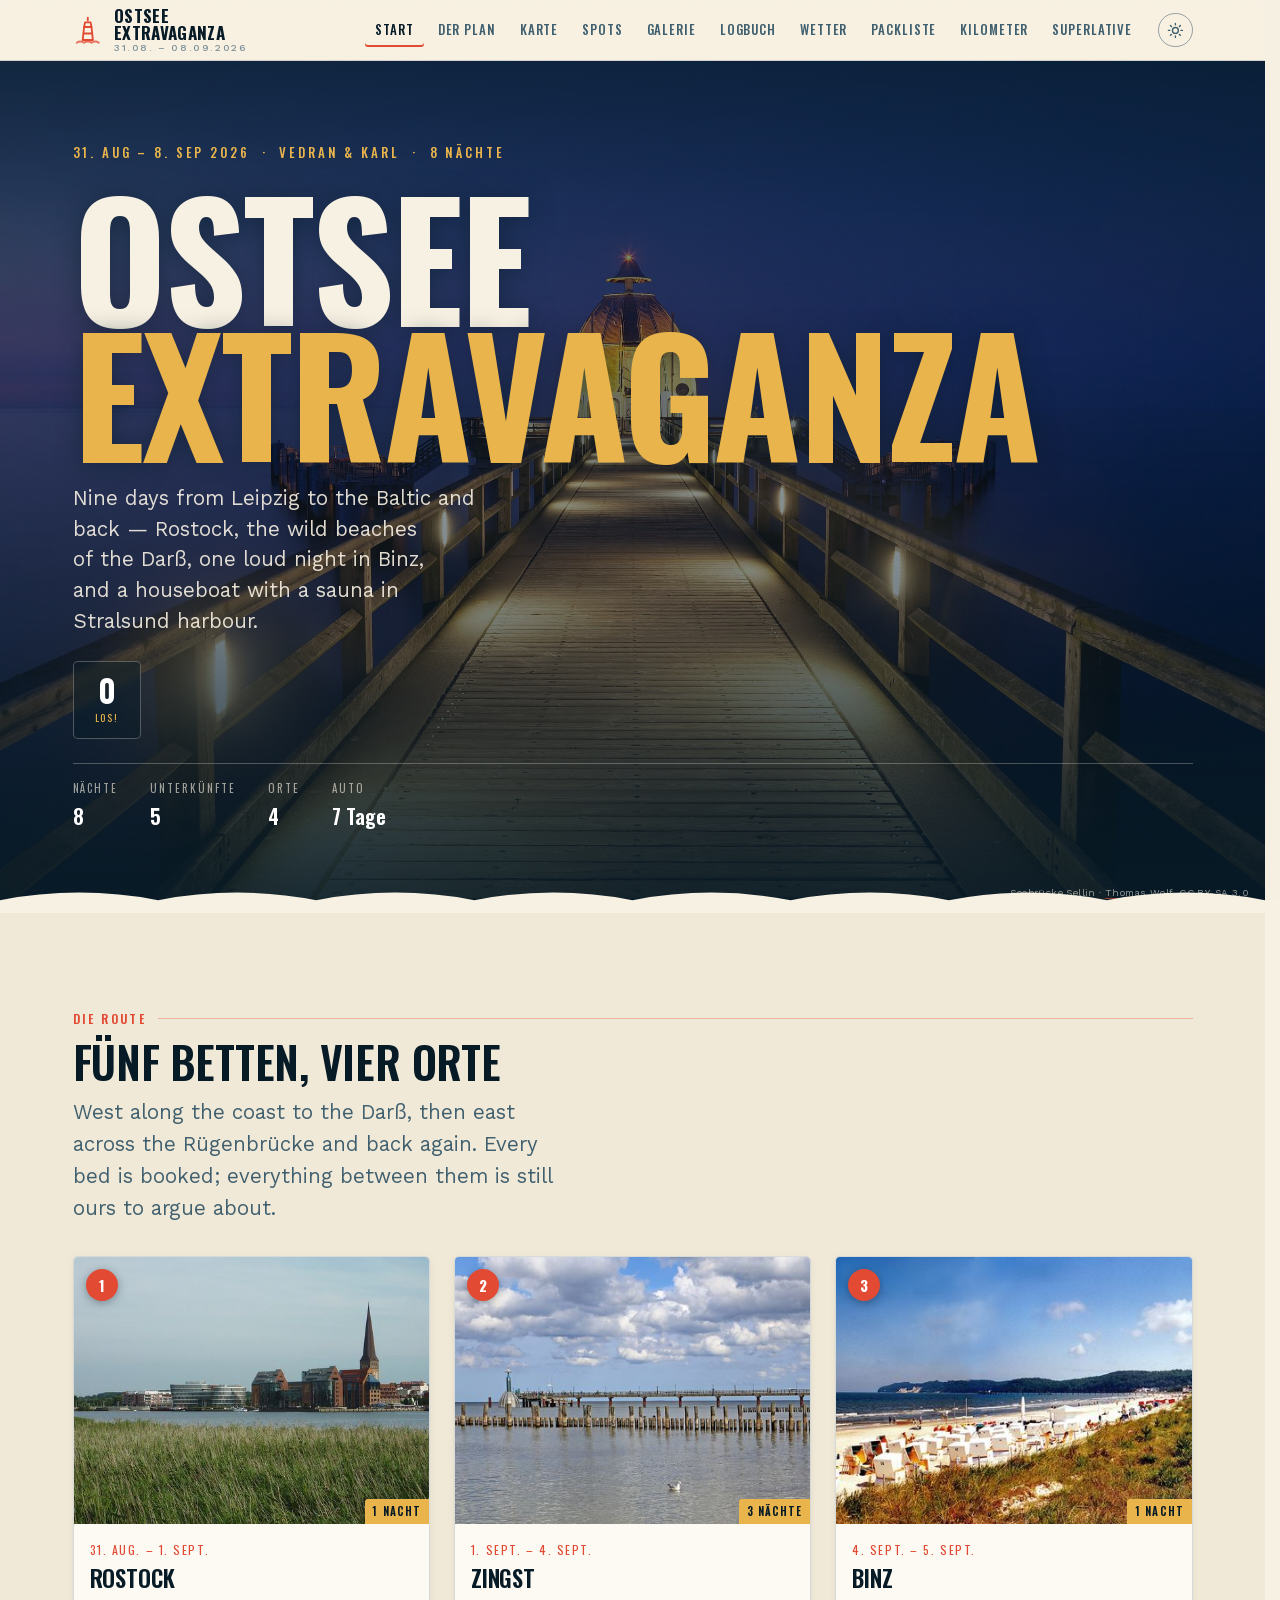
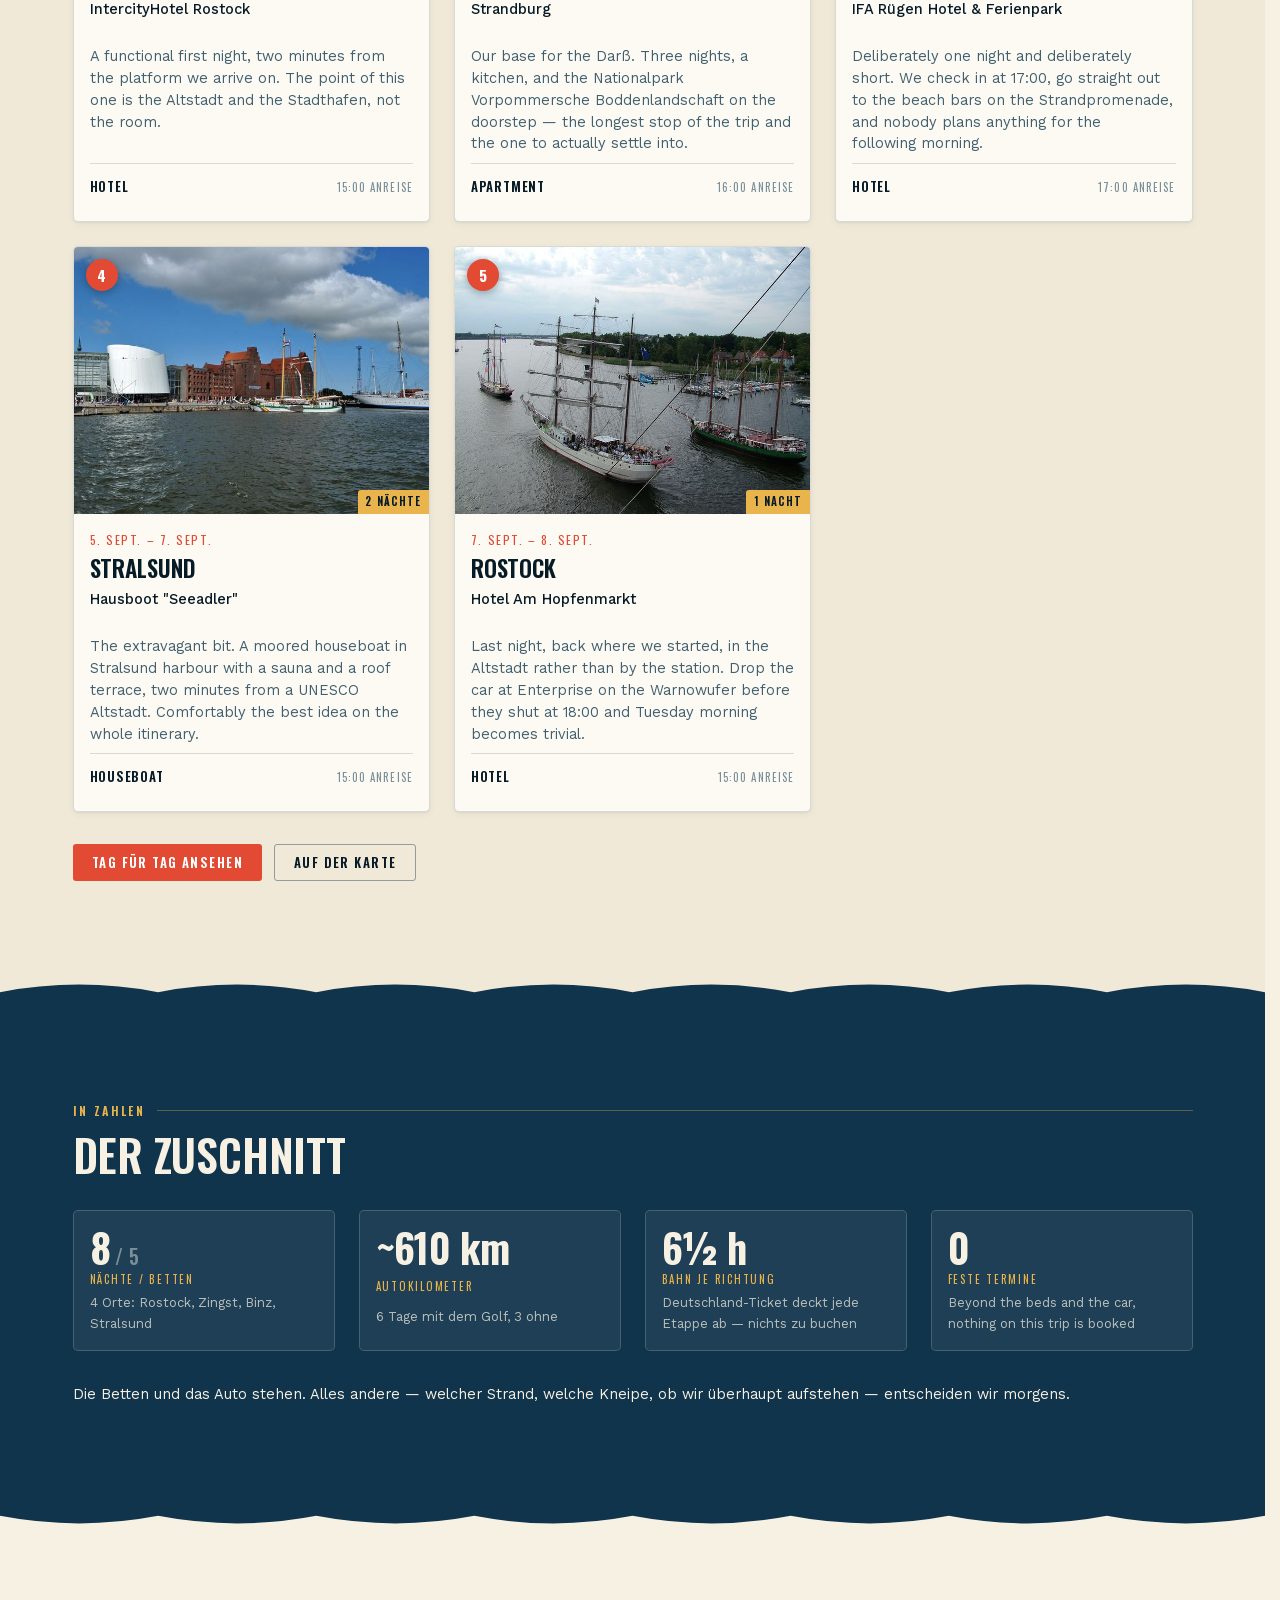
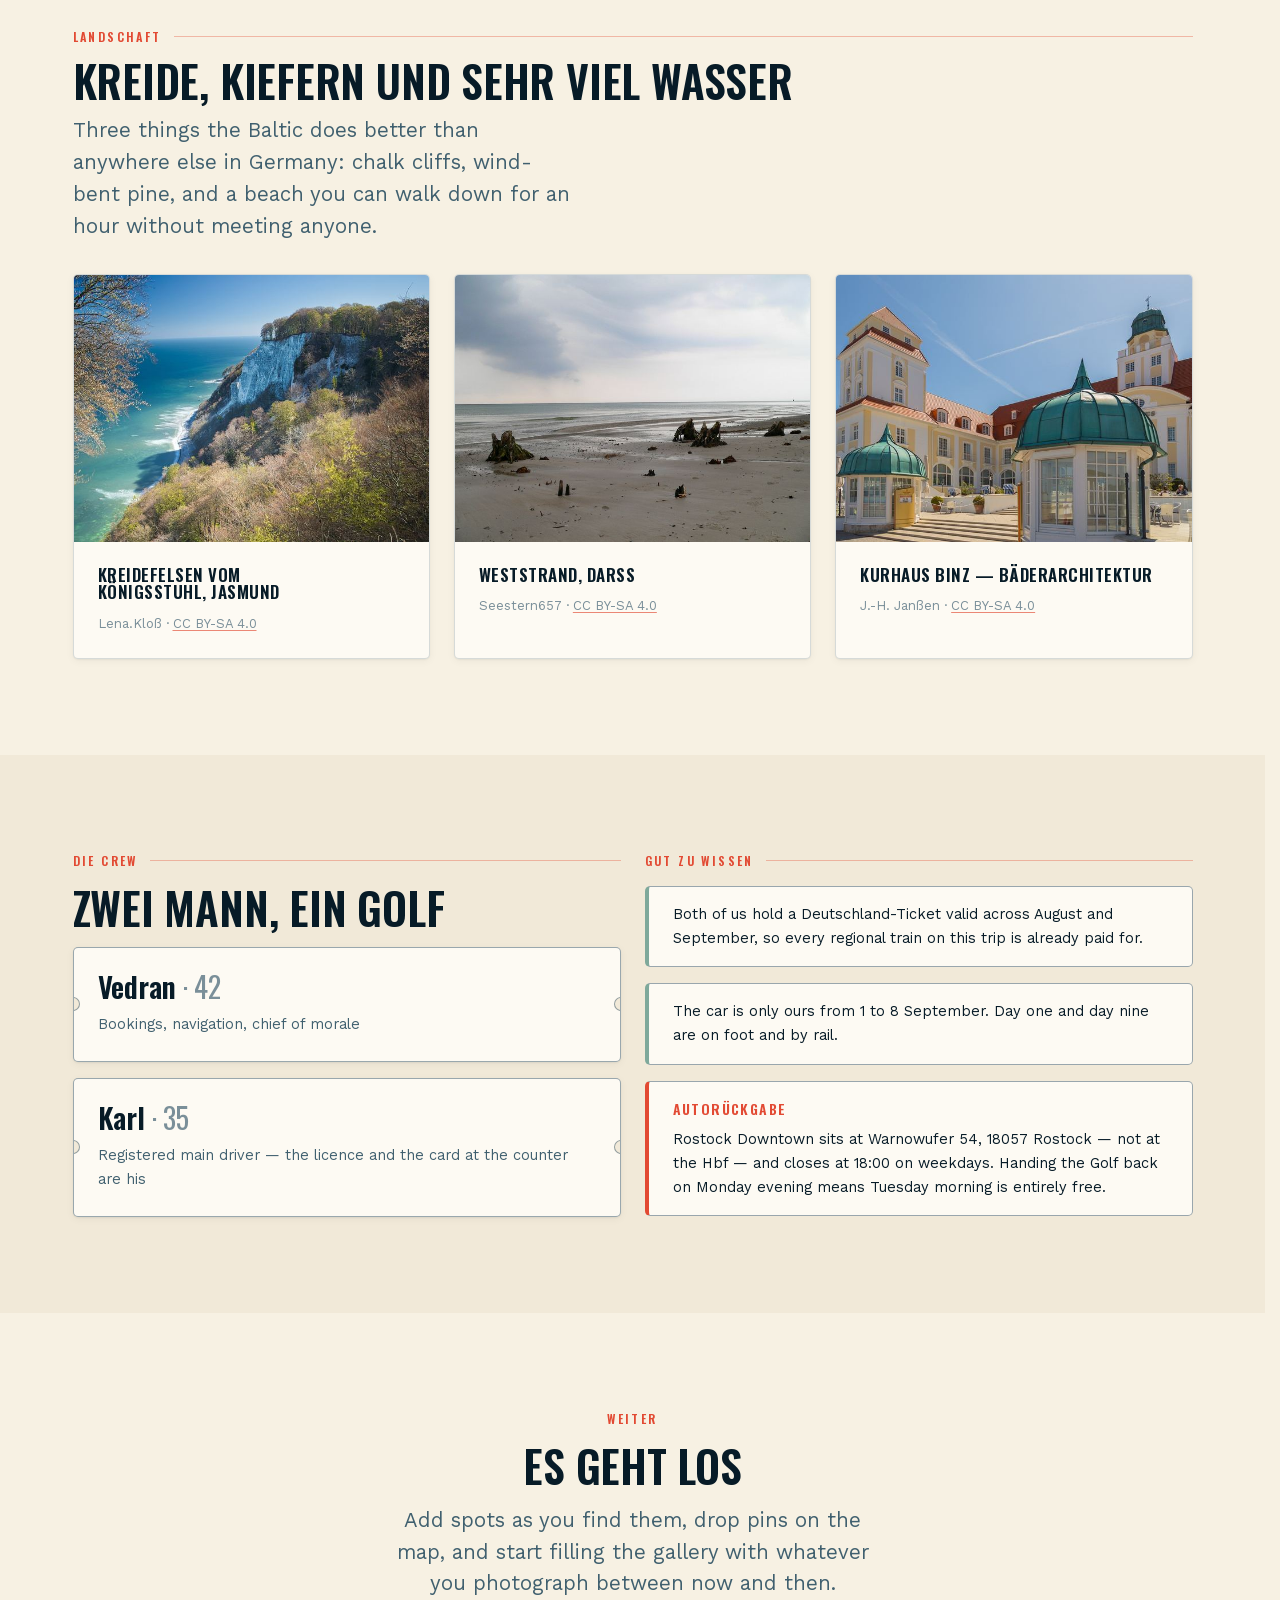
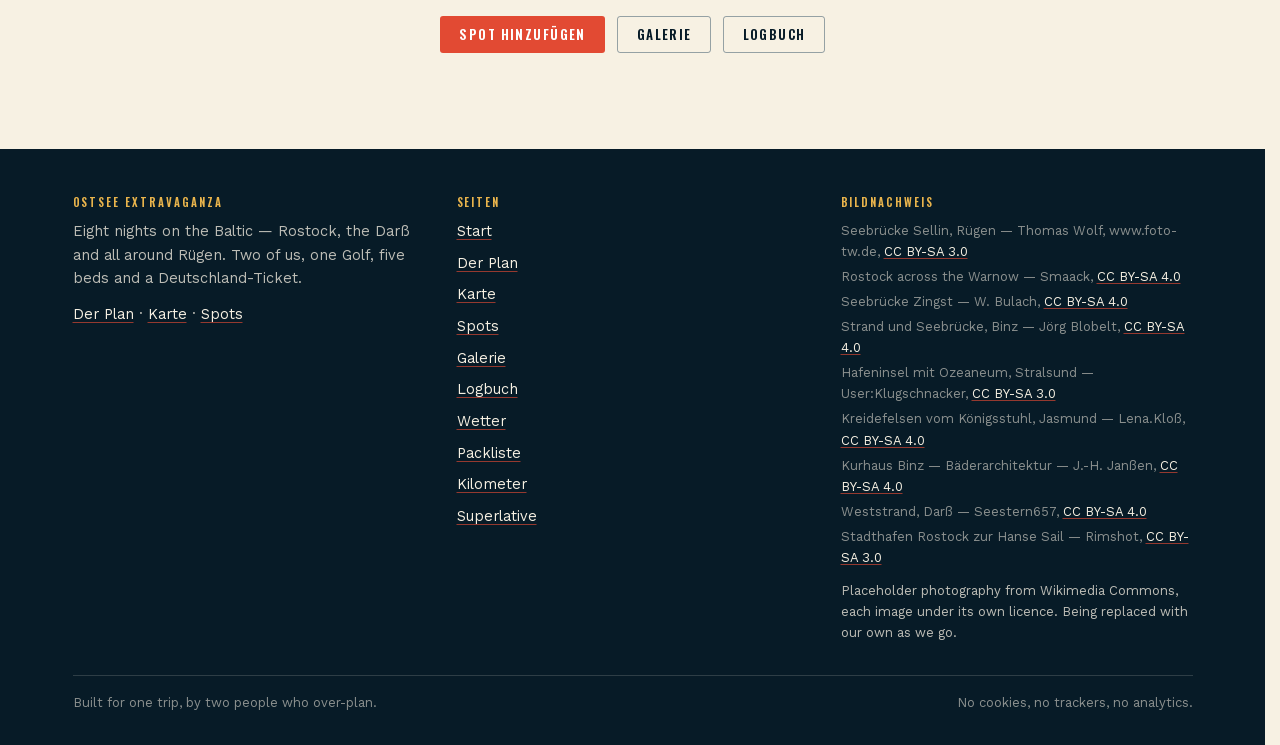
<file: index.html>
<!DOCTYPE html>
<html lang="de">
<head>
<meta charset="utf-8">
<meta name="viewport" content="width=device-width, initial-scale=1">
<title>Ostsee Extravaganza — 31.08. – 08.09.2026</title>
<meta name="description" content="Eight nights on the Baltic: Rostock, Zingst and the Darß, Binz, Stralsund. Day-by-day plan, map, spots, weather and logbook for Vedran and Karl's September 2026 road trip.">
<meta name="theme-color" content="#10344c">
<meta name="color-scheme" content="light dark">
<link rel="icon" href="assets/img/motifs/favicon.svg" type="image/svg+xml">
<link rel="preload" href="assets/fonts/oswald-latin.woff2" as="font" type="font/woff2" crossorigin>
<link rel="preload" href="assets/fonts/worksans-latin.woff2" as="font" type="font/woff2" crossorigin>
<link rel="stylesheet" href="assets/css/site.css">

<link rel="canonical" href="https://ostsee-extravaganza.github.io/ostsee-extravaganza/">
<meta property="og:site_name" content="Ostsee Extravaganza">
<meta property="og:type" content="website">
<meta property="og:locale" content="de_DE">
<meta property="og:url" content="https://ostsee-extravaganza.github.io/ostsee-extravaganza/">
<meta property="og:title" content="Ostsee Extravaganza — 31.08. – 08.09.2026">
<meta property="og:description" content="Eight nights on the Baltic: Rostock, Zingst and the Darß, Binz, Stralsund. Day-by-day plan, map, spots, weather and logbook for Vedran and Karl's September 2026 road trip.">
<meta property="og:image" content="https://ostsee-extravaganza.github.io/ostsee-extravaganza/assets/img/og.jpg">
<meta property="og:image:width" content="1200">
<meta property="og:image:height" content="630">
<meta property="og:image:alt" content="Seebrücke Sellin auf Rügen zur blauen Stunde, darüber der Schriftzug Ostsee Extravaganza.">
<meta name="twitter:card" content="summary_large_image">
</head>
<body>

<main id="main">

  <!-- ===================== HERO ===================== -->
  <section class="hero">
    <div class="hero__media">
      <img src="assets/img/places/hero-sellin.jpg"
           srcset="assets/img/places/hero-sellin-sm.jpg 1200w, assets/img/places/hero-sellin.jpg 2400w"
           sizes="100vw" alt="Seebrücke Sellin on Rügen at blue hour, the lit boardwalk leading out to the illuminated diving gondola." fetchpriority="high" width="2400" height="1574">
    </div>
    <div class="hero__scrim"></div>

    <div class="wrap hero__inner">
      <p class="hero__kicker">
        <span>31. Aug – 8. Sep 2026</span>
        <span aria-hidden="true">·</span>
        <span>Vedran &amp; Karl</span>
        <span aria-hidden="true">·</span>
        <span>8 Nächte</span>
      </p>

      <h1 class="poster-title hero__title">
        <span class="line-1">Ostsee</span>
        <span class="line-2">Extravaganza</span>
      </h1>

      <p class="hero__lede">
        Nine days from Leipzig to the Baltic and back — Rostock, the wild beaches of the
        Darß, one loud night in Binz, and a houseboat with a sauna in Stralsund harbour.
      </p>

      <div class="countdown" id="countdown" aria-label="Countdown bis zur Abfahrt"></div>

      <dl class="hero__meta" id="hero-meta"></dl>
    </div>

    <p class="hero__credit">
      Seebrücke Sellin ·
      <a href="https://commons.wikimedia.org/wiki/File:Seebr%C3%BCcke_Sellin_nord%C3%B6stlicher_Teil.jpg" rel="noopener">Thomas Wolf, CC BY-SA 3.0</a>
    </p>
  </section>

  <div class="wave-band wave-band--from-hero"></div>

  <noscript>
    <div class="wrap section section--tight">
      <div class="notice notice--warn">
        <div class="notice__title">JavaScript aus</div>
        <p>This site builds its pages from JSON files in the repo, so it needs JavaScript.
           The raw data is readable at <code>data/</code> if you would rather just look at that.</p>
      </div>
    </div>
  </noscript>


  <!-- ===================== ROUTE ===================== -->
  <section class="section section--alt" id="route">
    <div class="wrap">
      <div class="section-head">
        <p class="eyebrow">Die Route</p>
        <h2>Fünf Betten, vier Orte</h2>
        <p class="lede">West along the coast to the Darß, then east across the Rügenbrücke and
          back again. Every bed is booked; everything between them is still ours to argue about.</p>
      </div>

      <div class="grid grid--places" id="places"></div>

      <div class="cluster mt-6">
        <a class="btn" href="plan.html">Tag für Tag ansehen</a>
        <a class="btn btn--ghost" href="karte.html">Auf der Karte</a>
      </div>
    </div>
  </section>

  <div class="wave-band wave-band--to-navy"></div>

  <!-- ===================== NUMBERS ===================== -->
  <section class="section section--navy" id="zahlen">
    <div class="wrap">
      <div class="section-head">
        <p class="eyebrow">In Zahlen</p>
        <h2>Der Zuschnitt</h2>
      </div>
      <div class="grid grid--4" id="stats"></div>
      <p class="small mt-6" id="stats-note"></p>
    </div>
  </section>

  <div class="wave-band wave-band--from-navy"></div>

  <!-- ===================== LANDSCAPE ===================== -->
  <section class="section" id="landschaft">
    <div class="wrap">
      <div class="section-head">
        <p class="eyebrow">Landschaft</p>
        <h2>Kreide, Kiefern und sehr viel Wasser</h2>
        <p class="lede">Three things the Baltic does better than anywhere else in Germany:
          chalk cliffs, wind-bent pine, and a beach you can walk down for an hour without
          meeting anyone.</p>
      </div>
      <div class="grid grid--3" id="landscape"></div>
    </div>
  </section>

  <!-- ===================== CREW ===================== -->
  <section class="section section--alt" id="crew">
    <div class="wrap">
      <div class="grid grid--2" style="align-items:start">
        <div class="stack">
          <p class="eyebrow">Die Crew</p>
          <h2>Zwei Mann, ein Golf</h2>
          <div id="crew-list" class="stack mt-4"></div>
        </div>
        <div class="stack">
          <p class="eyebrow">Gut zu wissen</p>
          <div id="trip-notes" class="stack"></div>
        </div>
      </div>
    </div>
  </section>

  <!-- ===================== NEXT ===================== -->
  <section class="section">
    <div class="wrap wrap--narrow center stack">
      <p class="eyebrow eyebrow--plain" style="justify-content:center">Weiter</p>
      <h2 id="vorfreude-h">Vorfreude</h2>
      <p class="lede" style="margin-inline:auto">Add spots as you find them, drop pins on the map,
        and start filling the gallery with whatever you photograph between now and then.</p>
      <div class="cluster mt-4" style="justify-content:center">
        <a class="btn" href="spots.html">Spot hinzufügen</a>
        <a class="btn btn--ghost" href="galerie.html">Galerie</a>
        <a class="btn btn--ghost" href="logbuch.html">Logbuch</a>
      </div>
    </div>
  </section>

</main>

<script type="module" src="assets/js/home.js"></script>
</body>
</html>
</file>
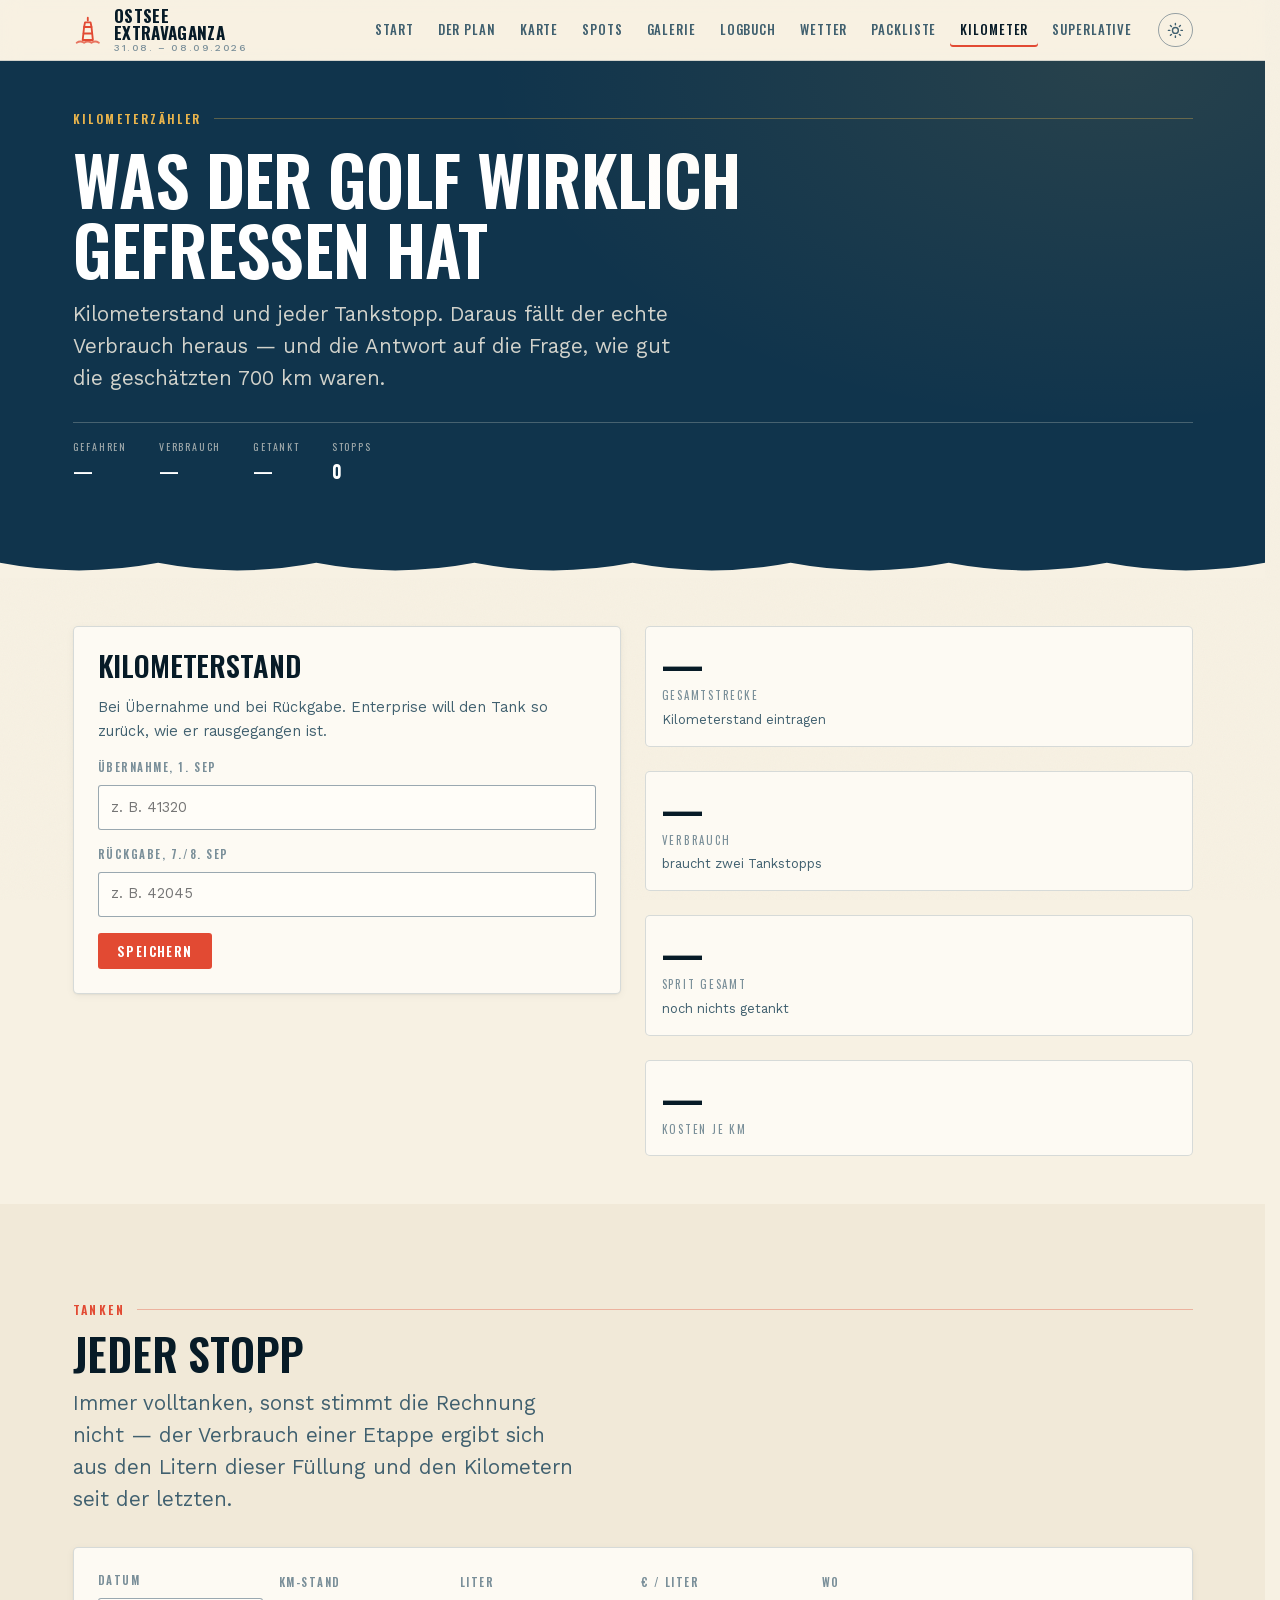
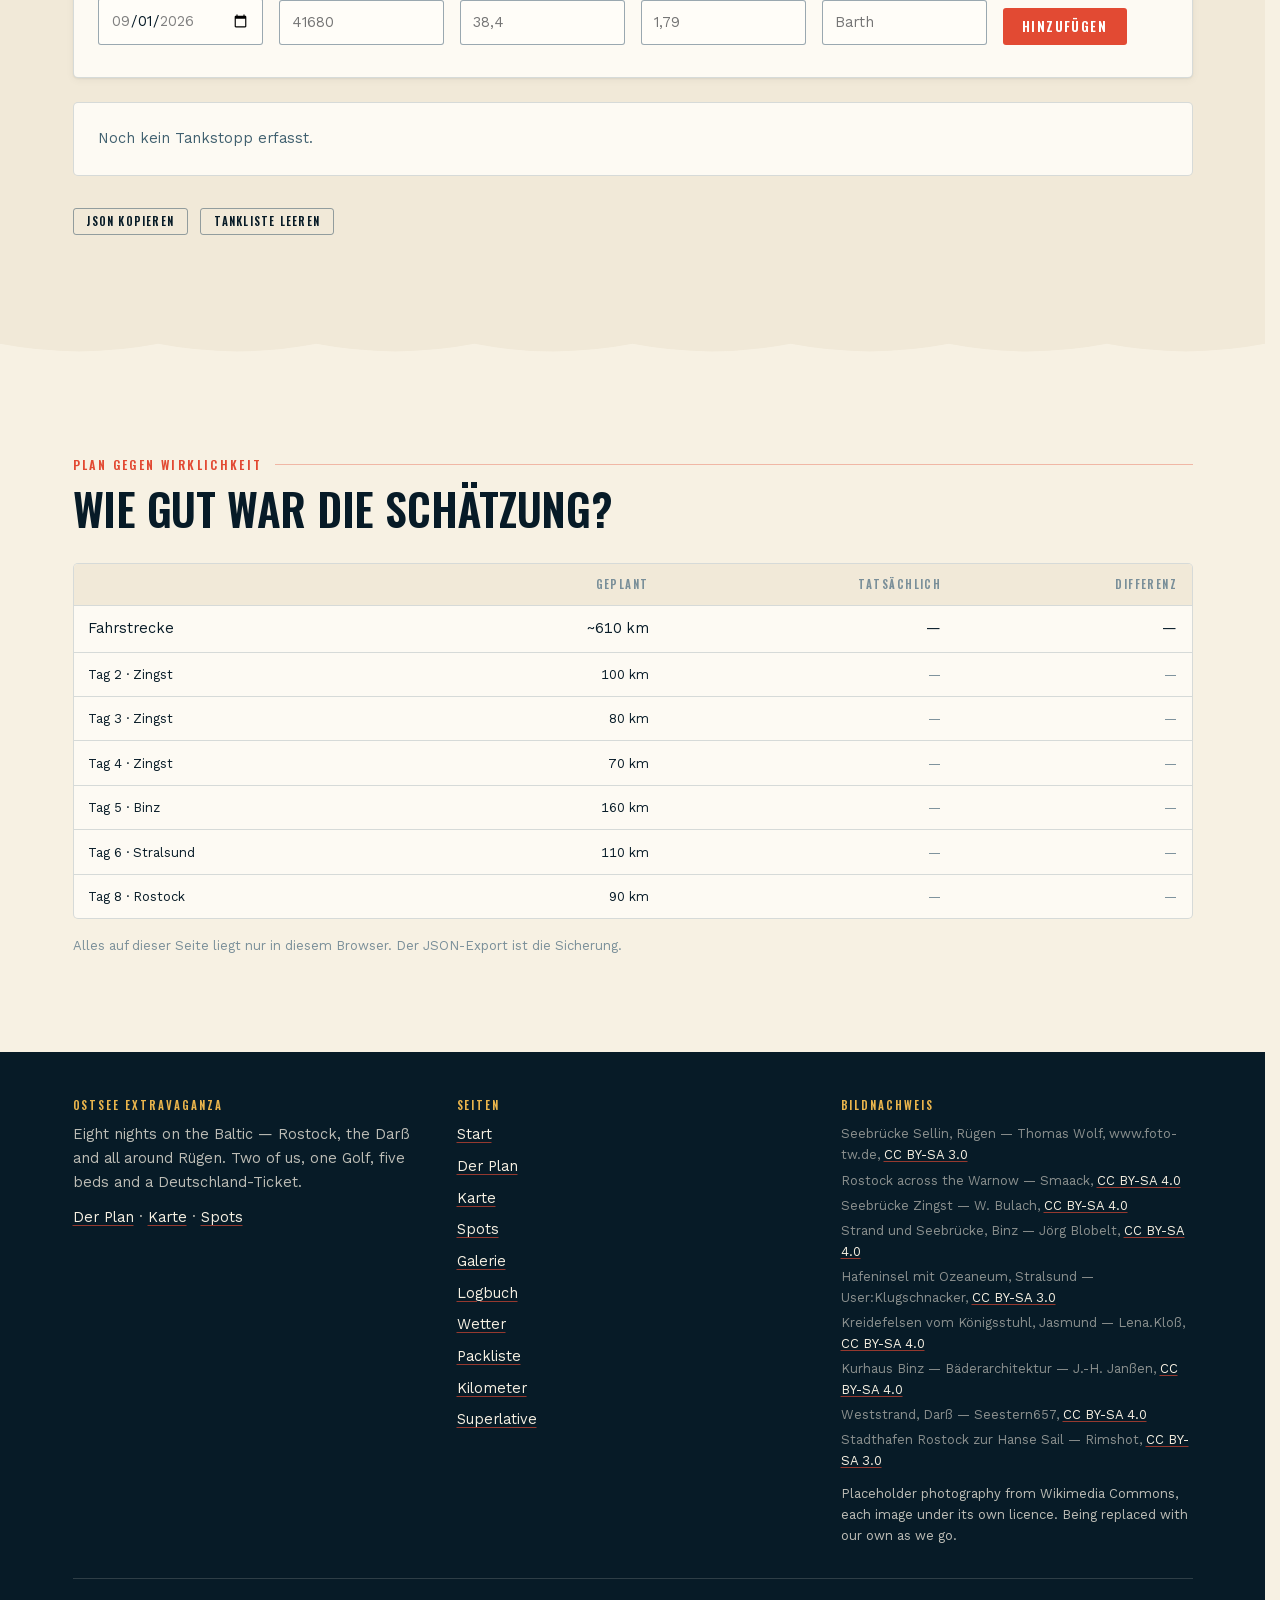
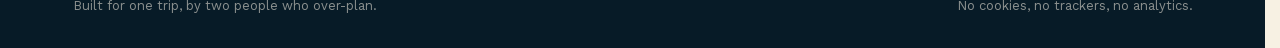
<file: kilometer.html>
<!DOCTYPE html>
<html lang="de">
<head>
<meta charset="utf-8">
<meta name="viewport" content="width=device-width, initial-scale=1">
<title>Kilometerzähler — Ostsee Extravaganza</title>
<meta name="description" content="Odometer and fuel log for the Golf: real consumption, cost per kilometre, and how the guesses held up.">
<meta name="theme-color" content="#10344c">
<meta name="color-scheme" content="light dark">
<link rel="icon" href="assets/img/motifs/favicon.svg" type="image/svg+xml">
<link rel="preload" href="assets/fonts/oswald-latin.woff2" as="font" type="font/woff2" crossorigin>
<link rel="preload" href="assets/fonts/worksans-latin.woff2" as="font" type="font/woff2" crossorigin>
<link rel="stylesheet" href="assets/css/site.css">

<link rel="canonical" href="https://ostsee-extravaganza.github.io/ostsee-extravaganza/kilometer.html">
<meta property="og:site_name" content="Ostsee Extravaganza">
<meta property="og:type" content="website">
<meta property="og:locale" content="de_DE">
<meta property="og:url" content="https://ostsee-extravaganza.github.io/ostsee-extravaganza/kilometer.html">
<meta property="og:title" content="Kilometerzähler — Ostsee Extravaganza">
<meta property="og:description" content="Odometer and fuel log for the Golf: real consumption, cost per kilometre, and how the guesses held up.">
<meta property="og:image" content="https://ostsee-extravaganza.github.io/ostsee-extravaganza/assets/img/og.jpg">
<meta property="og:image:width" content="1200">
<meta property="og:image:height" content="630">
<meta property="og:image:alt" content="Seebrücke Sellin auf Rügen zur blauen Stunde, darüber der Schriftzug Ostsee Extravaganza.">
<meta name="twitter:card" content="summary_large_image">
</head>
<body>

<main id="main">
  <header class="page-head">
    <div class="wrap page-head__inner">
      <p class="eyebrow">Kilometerzähler</p>
      <h1>Was der Golf wirklich gefressen hat</h1>
      <p class="lede">Kilometerstand und jeder Tankstopp. Daraus fällt der echte Verbrauch heraus —
        und die Antwort auf die Frage, wie gut die geschätzten 700 km waren.</p>
      <dl class="page-head__facts" id="head-facts"></dl>
    </div>
  </header>

  <div class="wave-band wave-band--from-navy"></div>

  <!-- odometer -->
  <section class="section section--tight">
    <div class="wrap">
      <div class="grid grid--2" style="align-items:start">
        <form class="card" id="odo-form" autocomplete="off">
          <div class="card__body stack">
            <h2 class="h3">Kilometerstand</h2>
            <p class="small dim">Bei Übernahme und bei Rückgabe. Enterprise will den Tank so
              zurück, wie er rausgegangen ist.</p>
            <div class="grid grid--2" style="gap:var(--sp-4)">
              <div>
                <label class="field__label" for="odo-start">Übernahme, 1. Sep</label>
                <input class="field" id="odo-start" type="text" inputmode="numeric" placeholder="z. B. 41320">
              </div>
              <div>
                <label class="field__label" for="odo-end">Rückgabe, 7./8. Sep</label>
                <input class="field" id="odo-end" type="text" inputmode="numeric" placeholder="z. B. 42045">
              </div>
            </div>
            <div class="cluster">
              <button class="btn" type="submit">Speichern</button>
              <span class="xs faint" id="odo-feedback" role="status" aria-live="polite"></span>
            </div>
          </div>
        </form>

        <div class="grid grid--2" id="odo-stats"></div>
      </div>
    </div>
  </section>

  <!-- fill-ups -->
  <section class="section section--alt">
    <div class="wrap">
      <div class="section-head">
        <p class="eyebrow">Tanken</p>
        <h2>Jeder Stopp</h2>
        <p class="lede">Immer volltanken, sonst stimmt die Rechnung nicht — der Verbrauch einer
          Etappe ergibt sich aus den Litern dieser Füllung und den Kilometern seit der letzten.</p>
      </div>

      <form class="card" id="fuel-form" autocomplete="off">
        <div class="card__body">
          <div class="fuelgrid">
            <div>
              <label class="field__label" for="f-date">Datum</label>
              <input class="field" id="f-date" type="date" value="2026-09-01" min="2026-09-01" max="2026-09-08">
            </div>
            <div>
              <label class="field__label" for="f-odo">km-Stand</label>
              <input class="field" id="f-odo" type="text" inputmode="numeric" placeholder="41680" required>
            </div>
            <div>
              <label class="field__label" for="f-litres">Liter</label>
              <input class="field" id="f-litres" type="text" inputmode="decimal" placeholder="38,4" required>
            </div>
            <div>
              <label class="field__label" for="f-ppl">€ / Liter</label>
              <input class="field" id="f-ppl" type="text" inputmode="decimal" placeholder="1,79">
            </div>
            <div>
              <label class="field__label" for="f-where">Wo</label>
              <input class="field" id="f-where" type="text" placeholder="Barth">
            </div>
            <div class="fuelgrid__submit">
              <button class="btn" type="submit">Hinzufügen</button>
            </div>
          </div>
          <p class="field__help" id="fuel-feedback"></p>
        </div>
      </form>

      <div class="table-scroll mt-5" id="fuel-table"></div>
      <div class="mt-6" id="consumption"></div>

      <div class="cluster mt-5">
        <button class="btn btn--sm btn--ghost" id="btn-export" type="button">JSON kopieren</button>
        <button class="btn btn--sm btn--ghost" id="btn-clear" type="button">Tankliste leeren</button>
      </div>
    </div>
  </section>

  <div class="wave-band wave-band--from-alt"></div>

  <!-- plan vs reality -->
  <section class="section">
    <div class="wrap">
      <div class="section-head">
        <p class="eyebrow">Plan gegen Wirklichkeit</p>
        <h2>Wie gut war die Schätzung?</h2>
      </div>
      <div class="table-scroll" id="planned"></div>
      <p class="xs faint mt-4">Alles auf dieser Seite liegt nur in diesem Browser. Der JSON-Export
        ist die Sicherung.</p>
    </div>
  </section>
</main>

<script type="module" src="assets/js/kilometer.js"></script>
</body>
</html>
</file>
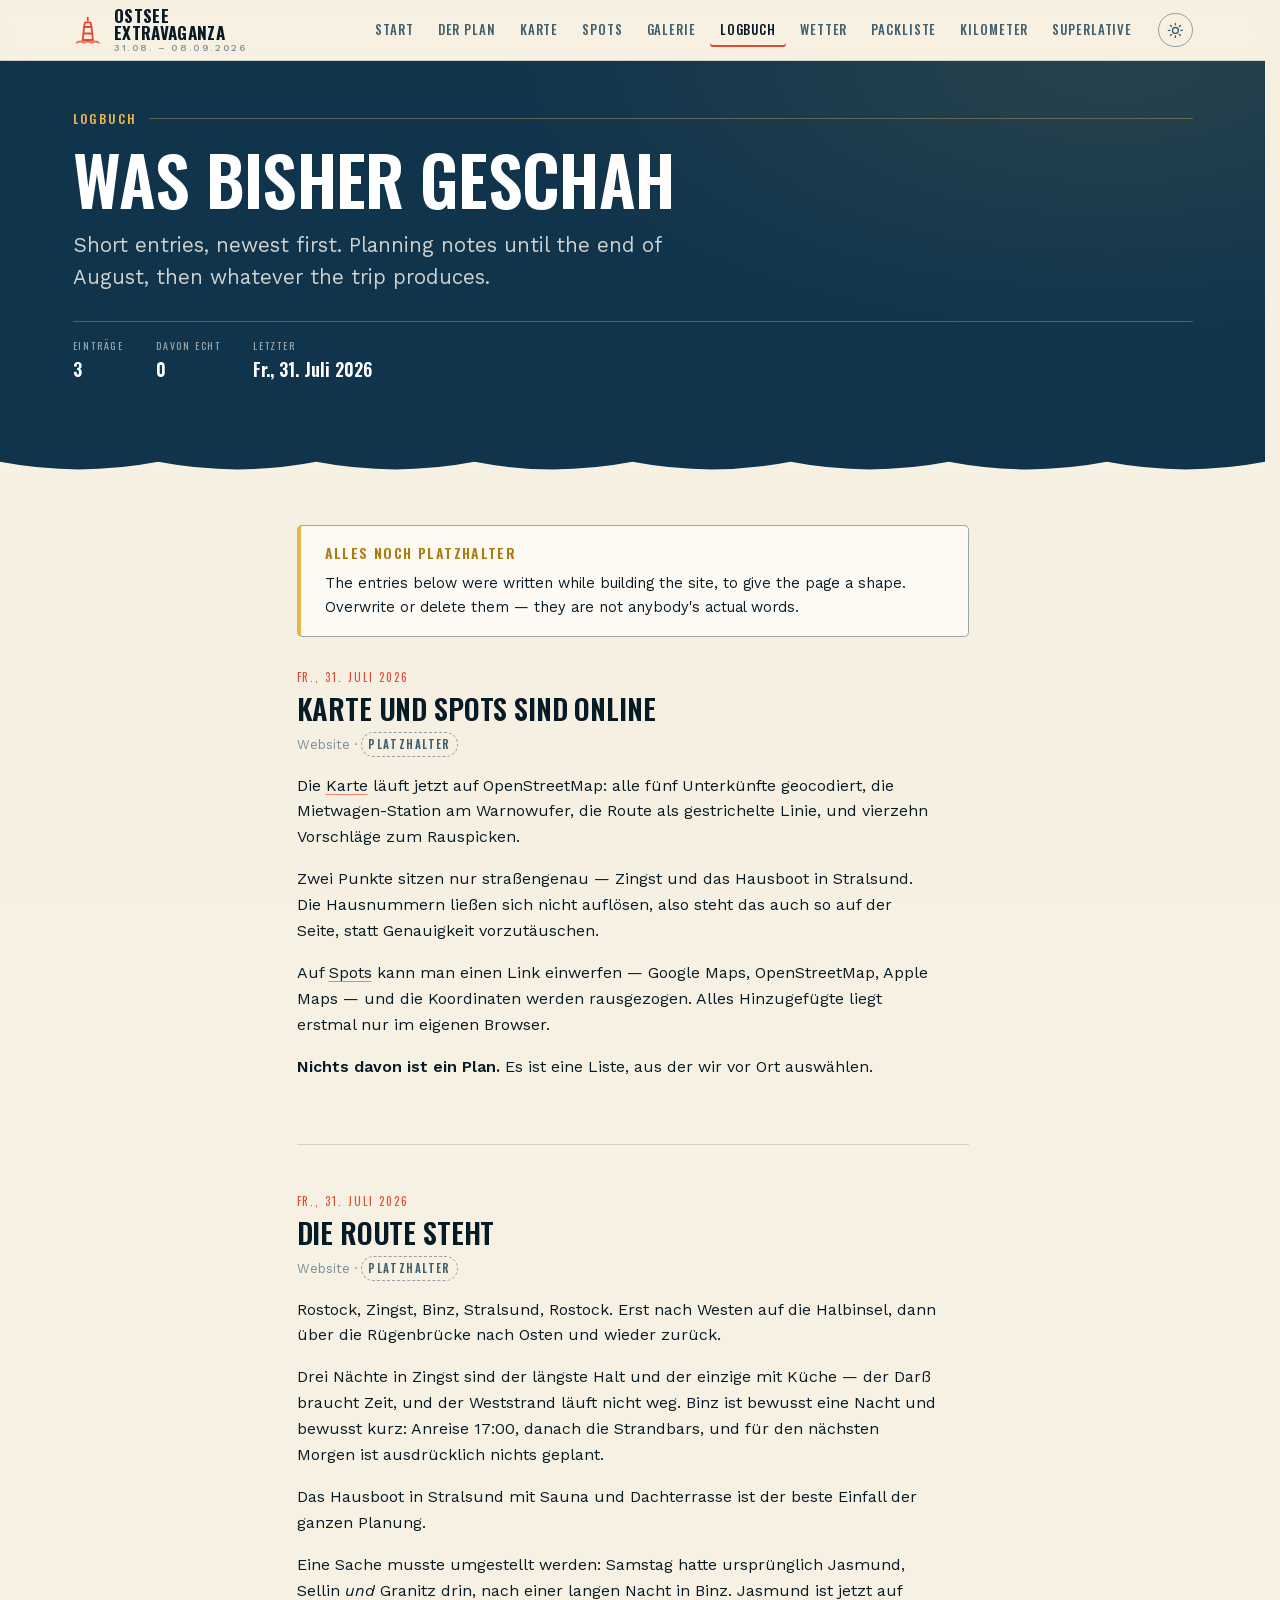
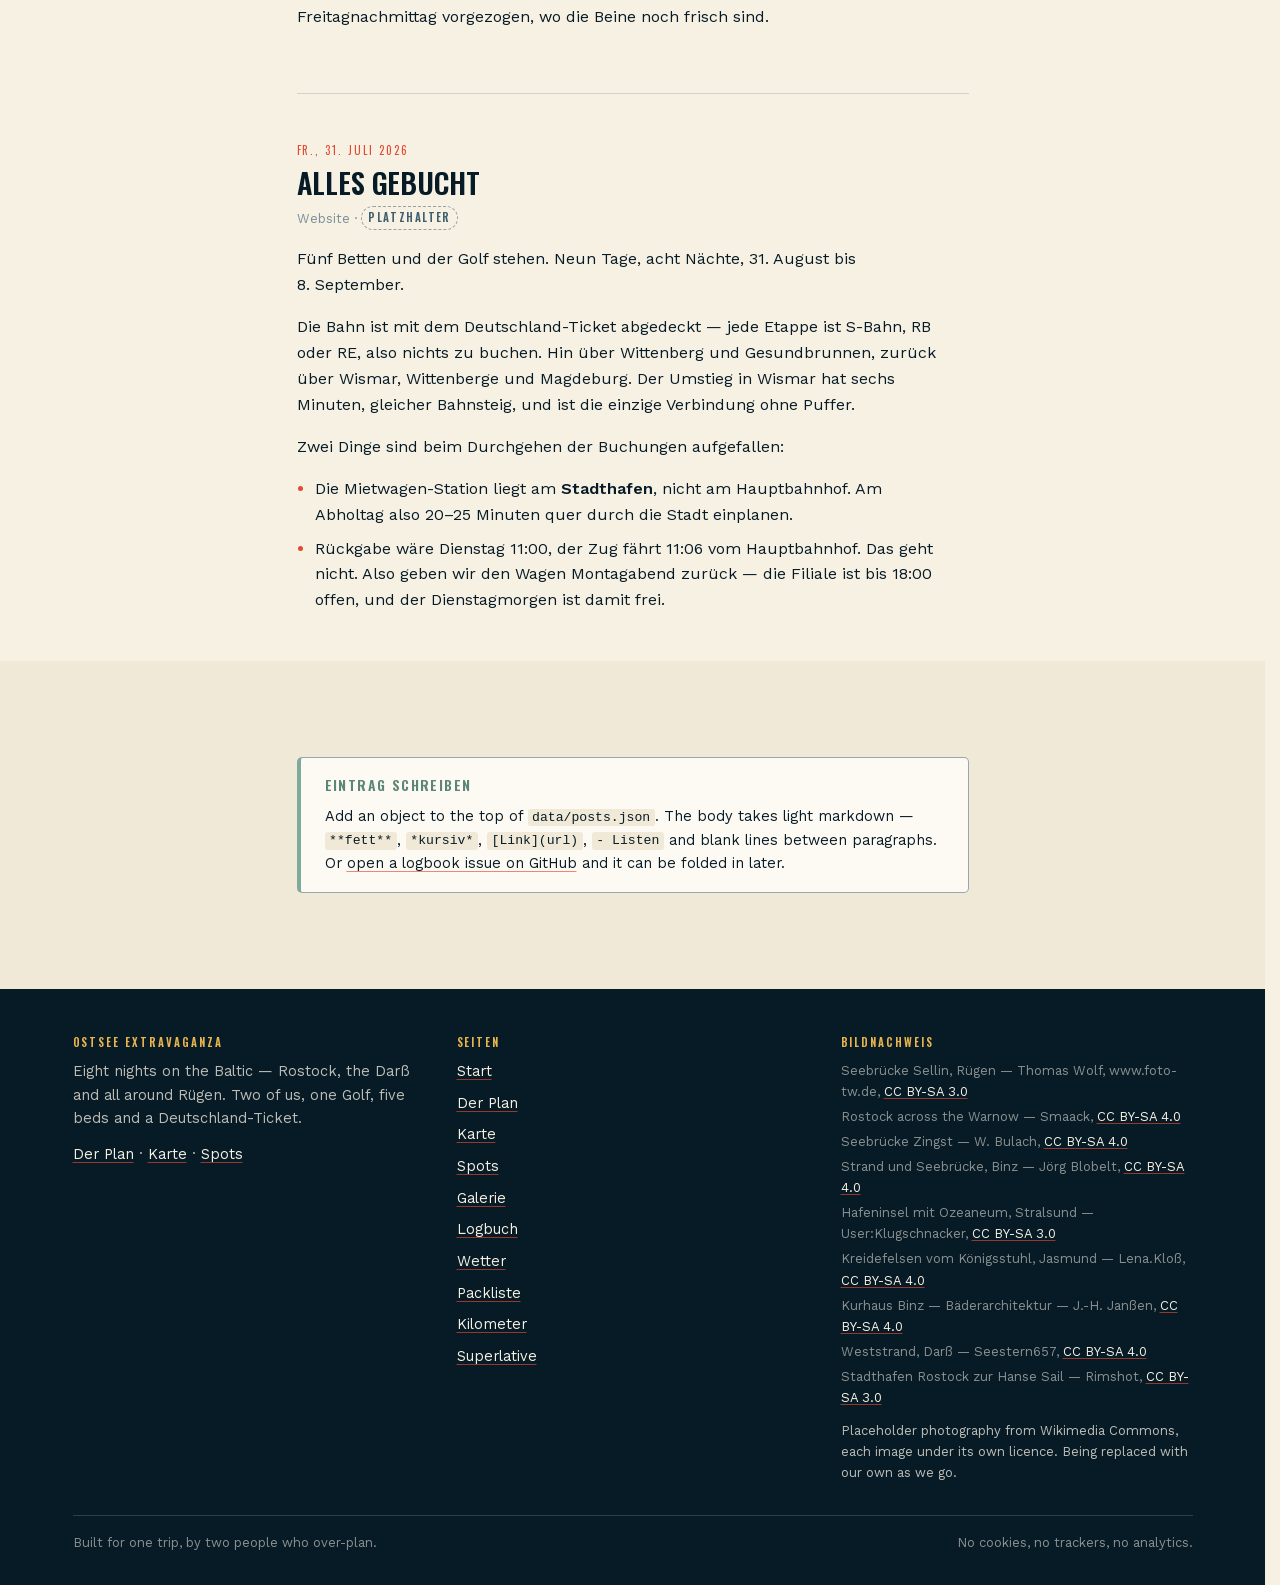
<file: logbuch.html>
<!DOCTYPE html>
<html lang="de">
<head>
<meta charset="utf-8">
<meta name="viewport" content="width=device-width, initial-scale=1">
<title>Logbuch — Ostsee Extravaganza</title>
<meta name="description" content="Short dated posts — planning notes now, a diary from 31 August.">
<meta name="theme-color" content="#10344c">
<meta name="color-scheme" content="light dark">
<link rel="icon" href="assets/img/motifs/favicon.svg" type="image/svg+xml">
<link rel="preload" href="assets/fonts/oswald-latin.woff2" as="font" type="font/woff2" crossorigin>
<link rel="preload" href="assets/fonts/worksans-latin.woff2" as="font" type="font/woff2" crossorigin>
<link rel="stylesheet" href="assets/css/site.css">

<link rel="canonical" href="https://ostsee-extravaganza.github.io/ostsee-extravaganza/logbuch.html">
<meta property="og:site_name" content="Ostsee Extravaganza">
<meta property="og:type" content="website">
<meta property="og:locale" content="de_DE">
<meta property="og:url" content="https://ostsee-extravaganza.github.io/ostsee-extravaganza/logbuch.html">
<meta property="og:title" content="Logbuch — Ostsee Extravaganza">
<meta property="og:description" content="Short dated posts — planning notes now, a diary from 31 August.">
<meta property="og:image" content="https://ostsee-extravaganza.github.io/ostsee-extravaganza/assets/img/og.jpg">
<meta property="og:image:width" content="1200">
<meta property="og:image:height" content="630">
<meta property="og:image:alt" content="Seebrücke Sellin auf Rügen zur blauen Stunde, darüber der Schriftzug Ostsee Extravaganza.">
<meta name="twitter:card" content="summary_large_image">
</head>
<body>

<main id="main">
  <header class="page-head">
    <div class="wrap page-head__inner">
      <p class="eyebrow">Logbuch</p>
      <h1>Was bisher geschah</h1>
      <p class="lede">Short entries, newest first. Planning notes until the end of August, then
        whatever the trip produces.</p>
      <dl class="page-head__facts" id="head-facts"></dl>
    </div>
  </header>

  <div class="wave-band wave-band--from-navy"></div>

  <section class="section section--tight">
    <div class="wrap wrap--narrow">
      <div id="posts"></div>
    </div>
  </section>

  <section class="section section--alt">
    <div class="wrap wrap--narrow">
      <div class="notice notice--info">
        <div class="notice__title">Eintrag schreiben</div>
        <p>Add an object to the top of <code>data/posts.json</code>. The body takes light
          markdown — <code>**fett**</code>, <code>*kursiv*</code>, <code>[Link](url)</code>,
          <code>- Listen</code> and blank lines between paragraphs. Or
          <a id="issue-link" href="#" rel="noopener">open a logbook issue on GitHub</a> and it can
          be folded in later.</p>
      </div>
    </div>
  </section>
</main>

<script type="module" src="assets/js/logbuch.js"></script>
</body>
</html>
</file>
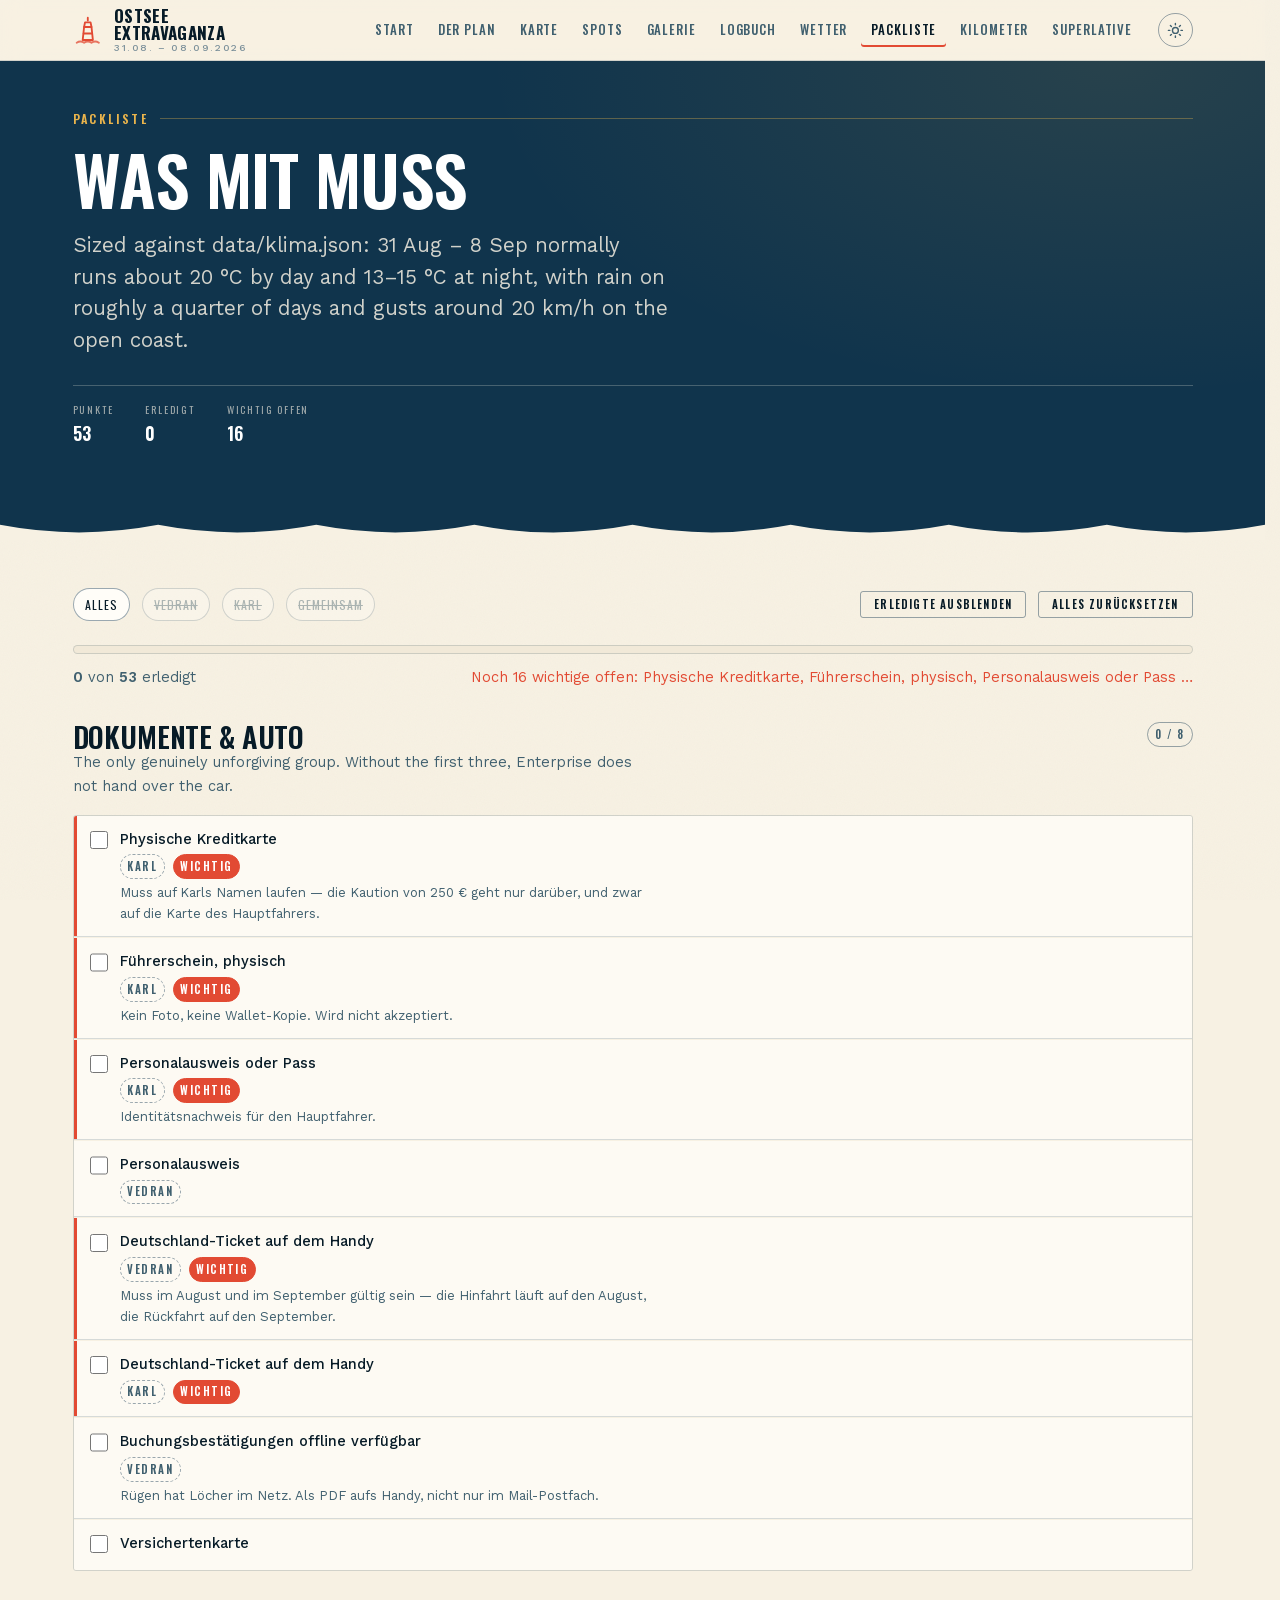
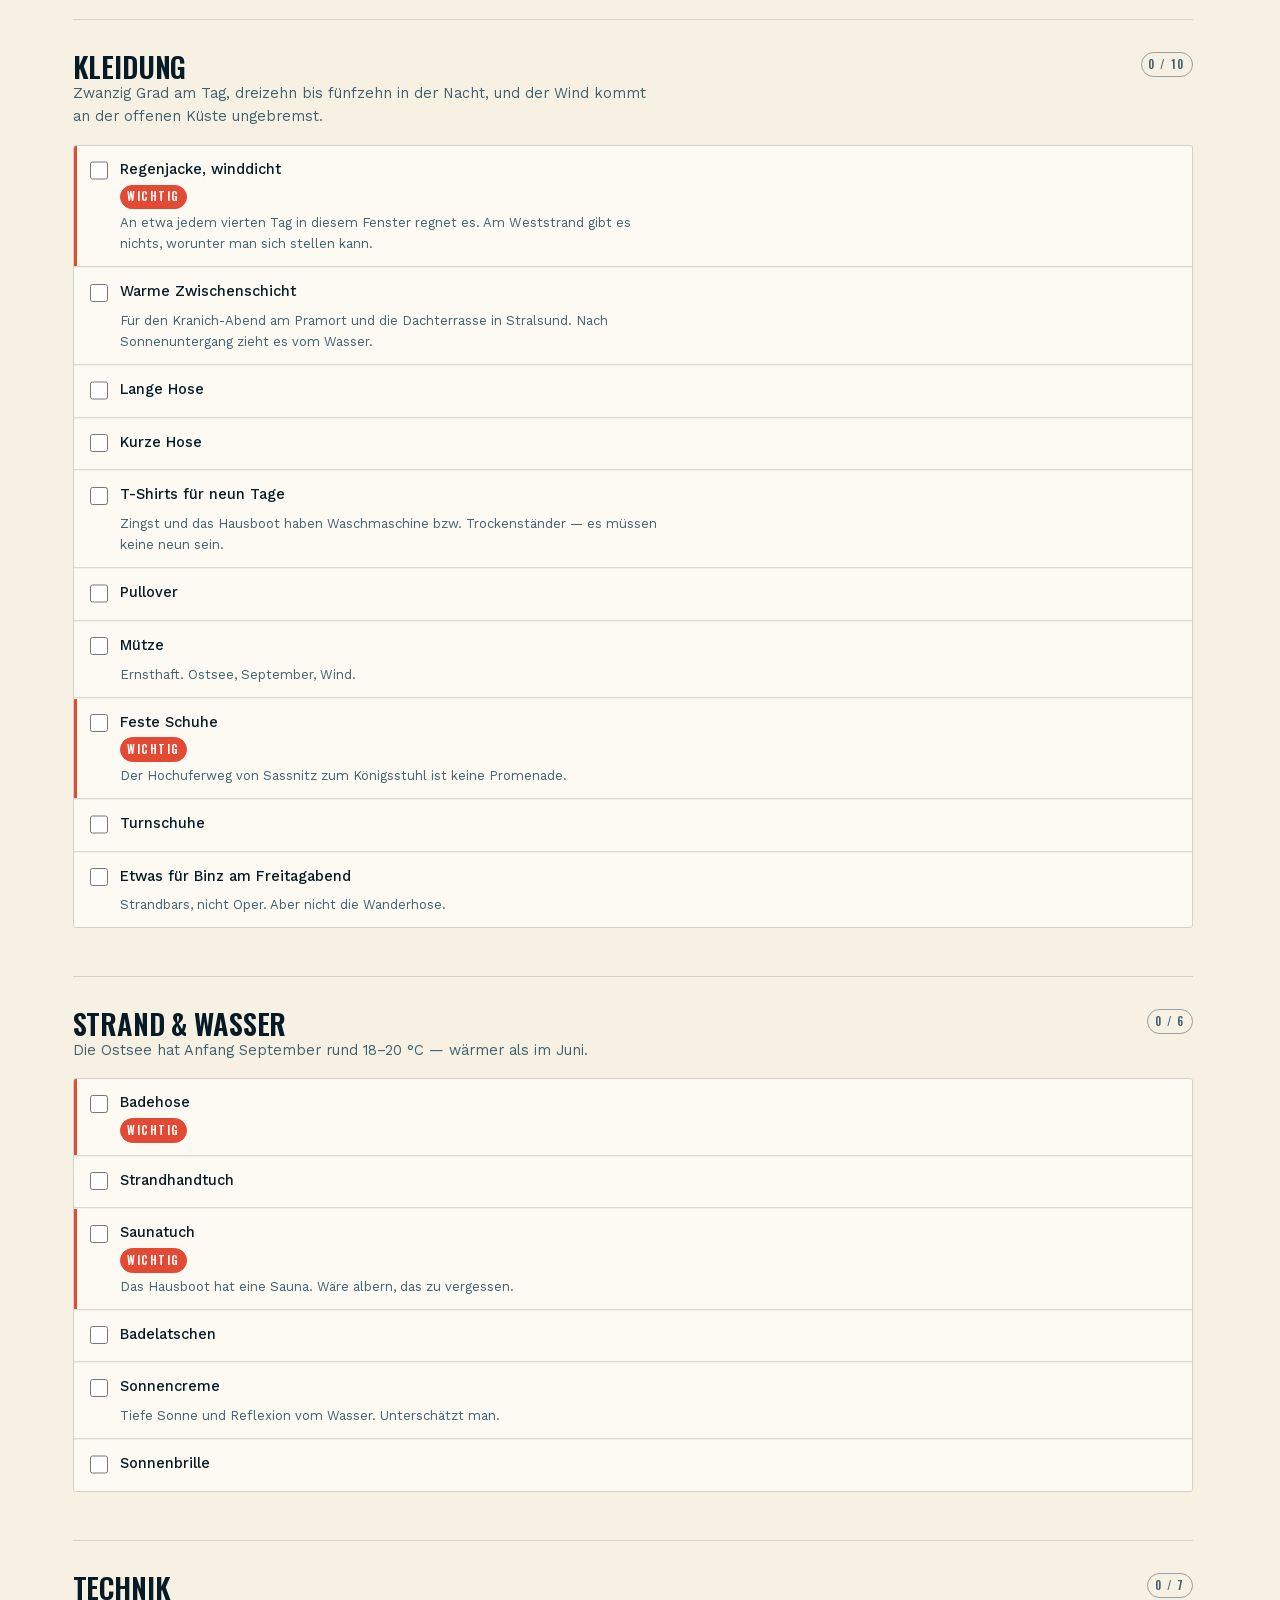
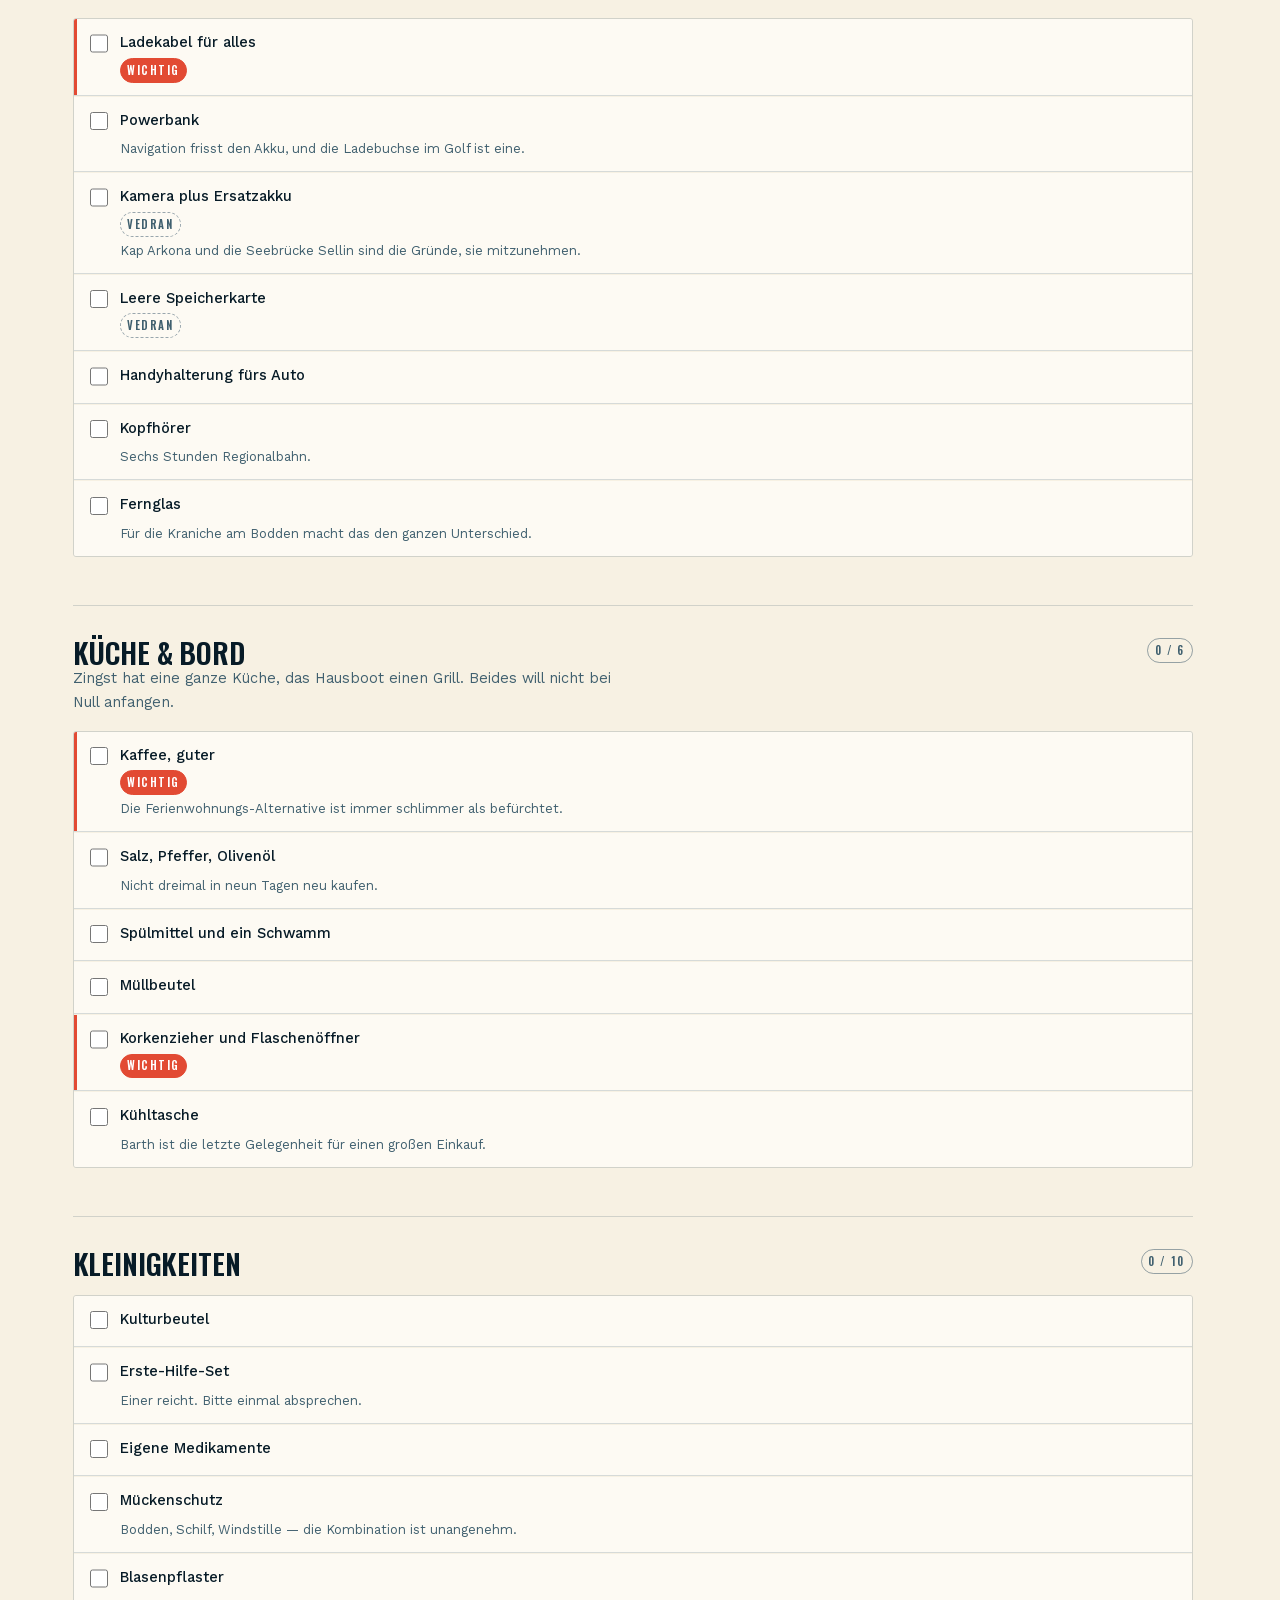
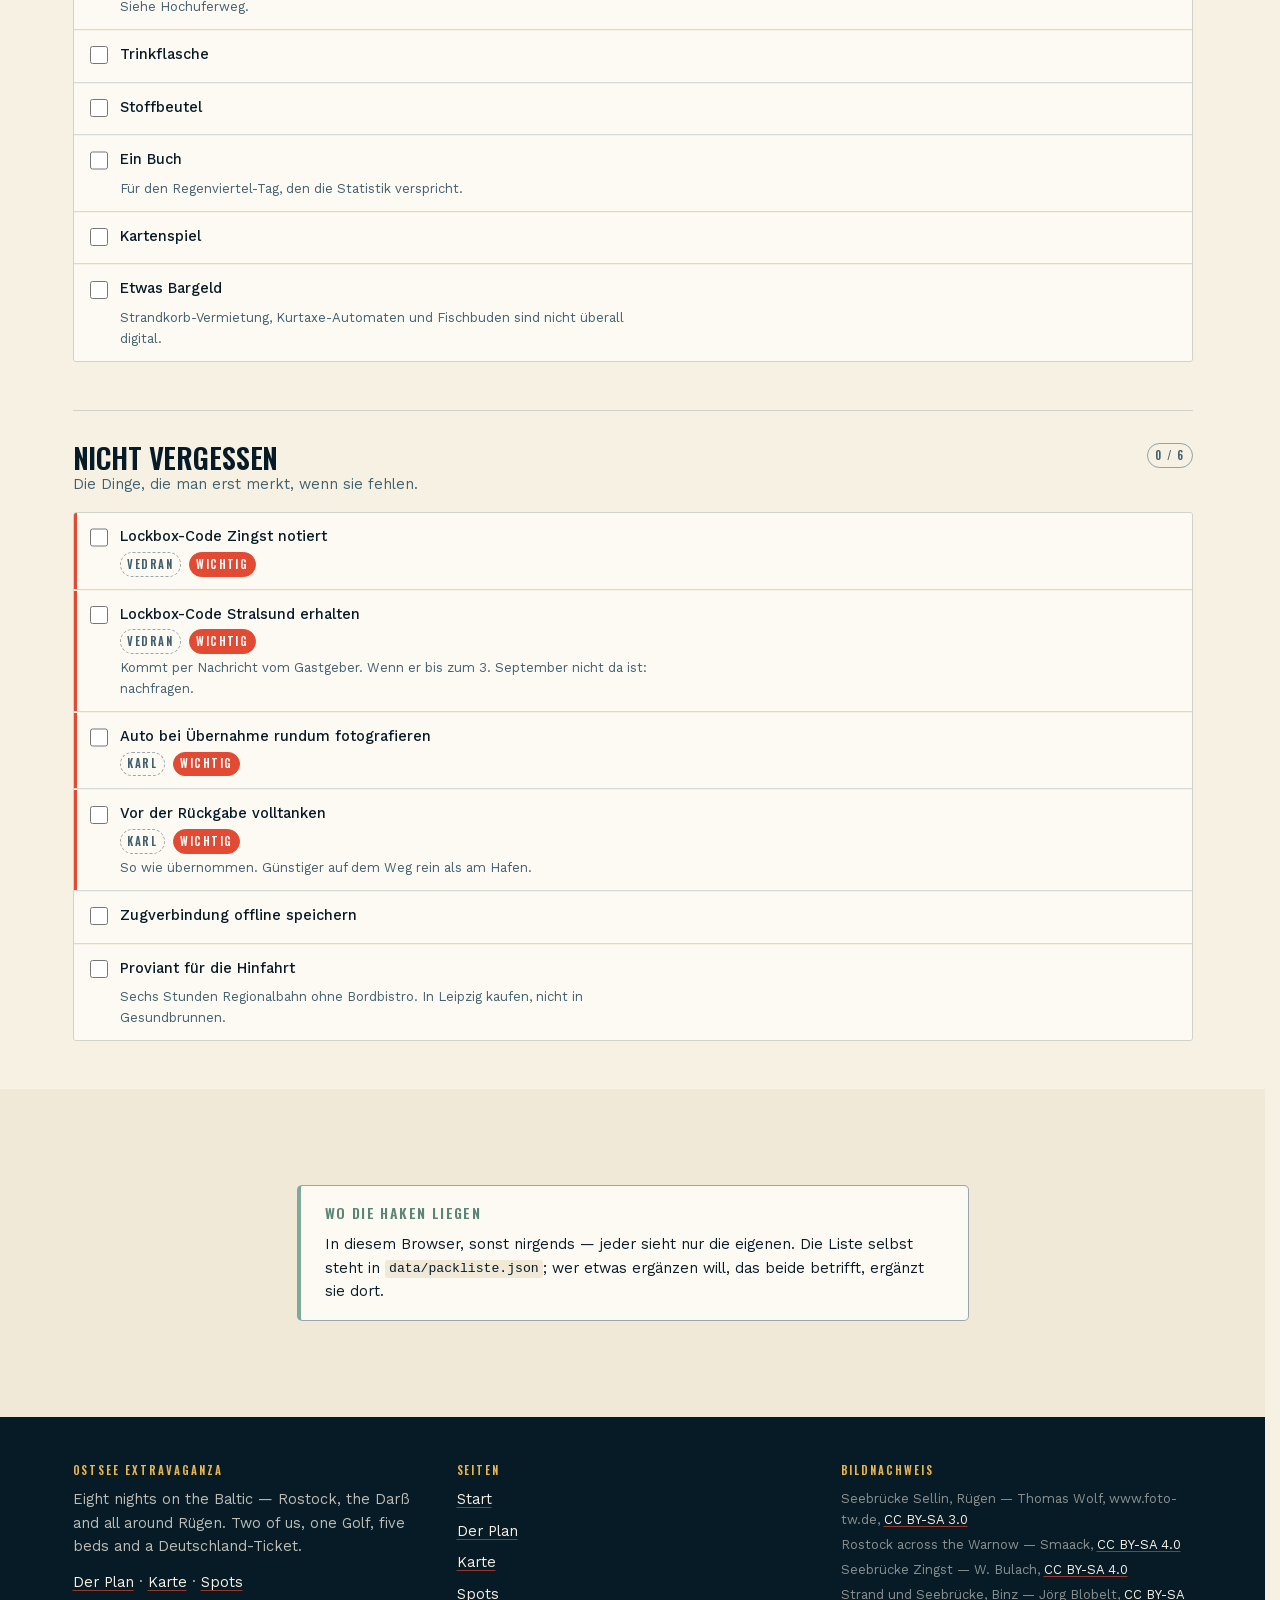
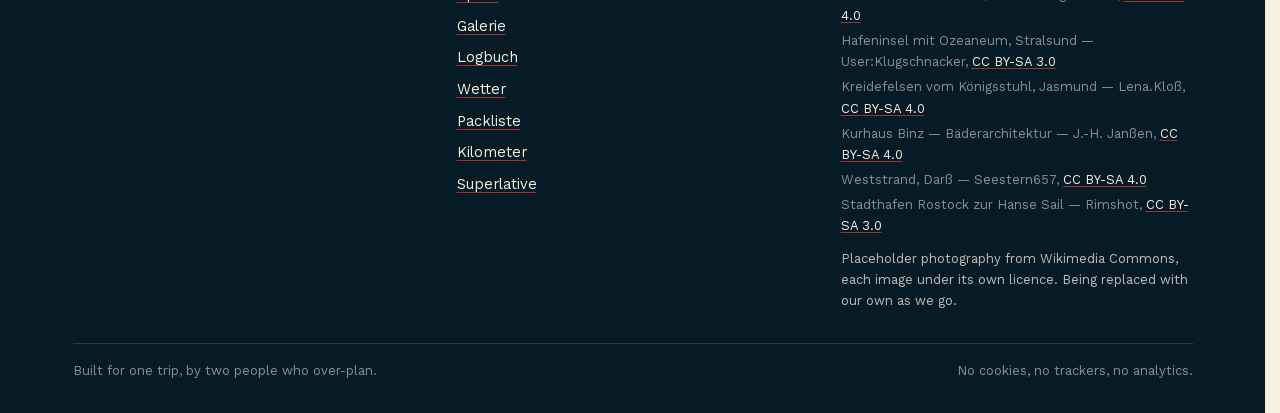
<file: packliste.html>
<!DOCTYPE html>
<html lang="de">
<head>
<meta charset="utf-8">
<meta name="viewport" content="width=device-width, initial-scale=1">
<title>Packliste — Ostsee Extravaganza</title>
<meta name="description" content="Shared packing list, sized against what early September on the Baltic actually does, with the car-rental documents built in.">
<meta name="theme-color" content="#10344c">
<meta name="color-scheme" content="light dark">
<link rel="icon" href="assets/img/motifs/favicon.svg" type="image/svg+xml">
<link rel="preload" href="assets/fonts/oswald-latin.woff2" as="font" type="font/woff2" crossorigin>
<link rel="preload" href="assets/fonts/worksans-latin.woff2" as="font" type="font/woff2" crossorigin>
<link rel="stylesheet" href="assets/css/site.css">

<link rel="canonical" href="https://ostsee-extravaganza.github.io/ostsee-extravaganza/packliste.html">
<meta property="og:site_name" content="Ostsee Extravaganza">
<meta property="og:type" content="website">
<meta property="og:locale" content="de_DE">
<meta property="og:url" content="https://ostsee-extravaganza.github.io/ostsee-extravaganza/packliste.html">
<meta property="og:title" content="Packliste — Ostsee Extravaganza">
<meta property="og:description" content="Shared packing list, sized against what early September on the Baltic actually does, with the car-rental documents built in.">
<meta property="og:image" content="https://ostsee-extravaganza.github.io/ostsee-extravaganza/assets/img/og.jpg">
<meta property="og:image:width" content="1200">
<meta property="og:image:height" content="630">
<meta property="og:image:alt" content="Seebrücke Sellin auf Rügen zur blauen Stunde, darüber der Schriftzug Ostsee Extravaganza.">
<meta name="twitter:card" content="summary_large_image">
</head>
<body>

<main id="main">
  <header class="page-head">
    <div class="wrap page-head__inner">
      <p class="eyebrow">Packliste</p>
      <h1>Was mit muss</h1>
      <p class="lede" id="lede"></p>
      <dl class="page-head__facts" id="head-facts"></dl>
    </div>
  </header>

  <div class="wave-band wave-band--from-navy"></div>

  <section class="section section--tight">
    <div class="wrap">
      <div class="map-toolbar">
        <div class="cluster" id="who-tabs" role="group" aria-label="Nach Person filtern"></div>
        <div class="cluster" style="margin-left:auto">
          <button class="btn btn--sm btn--ghost" id="btn-hide-done" type="button" aria-pressed="false">
            Erledigte ausblenden</button>
          <button class="btn btn--sm btn--ghost" id="btn-reset" type="button">Alles zurücksetzen</button>
        </div>
      </div>

      <div class="progress mt-5" id="progress"></div>
      <div id="groups" class="mt-6"></div>
    </div>
  </section>

  <section class="section section--alt">
    <div class="wrap wrap--narrow">
      <div class="notice notice--info">
        <div class="notice__title">Wo die Haken liegen</div>
        <p>In diesem Browser, sonst nirgends — jeder sieht nur die eigenen. Die Liste selbst steht in
          <code>data/packliste.json</code>; wer etwas ergänzen will, das beide betrifft, ergänzt sie dort.</p>
      </div>
    </div>
  </section>
</main>

<script type="module" src="assets/js/packliste.js"></script>
</body>
</html>
</file>
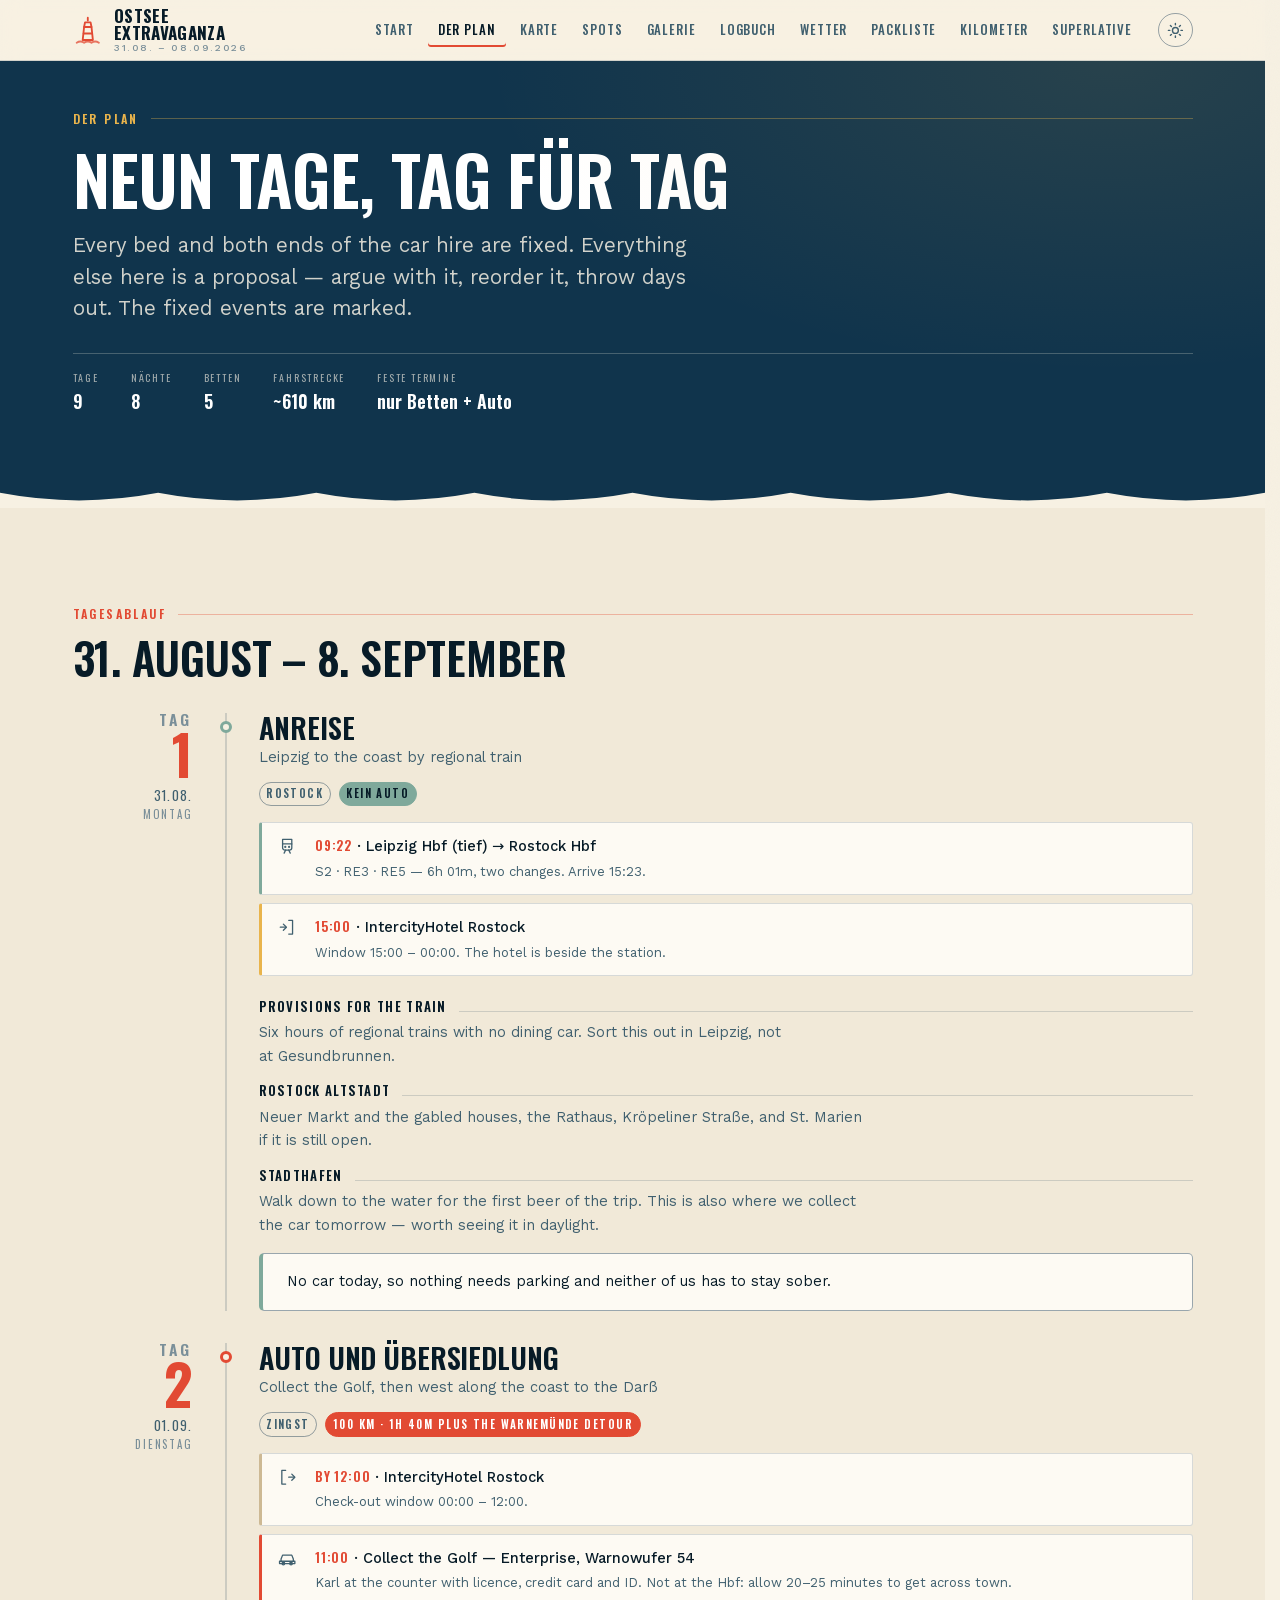
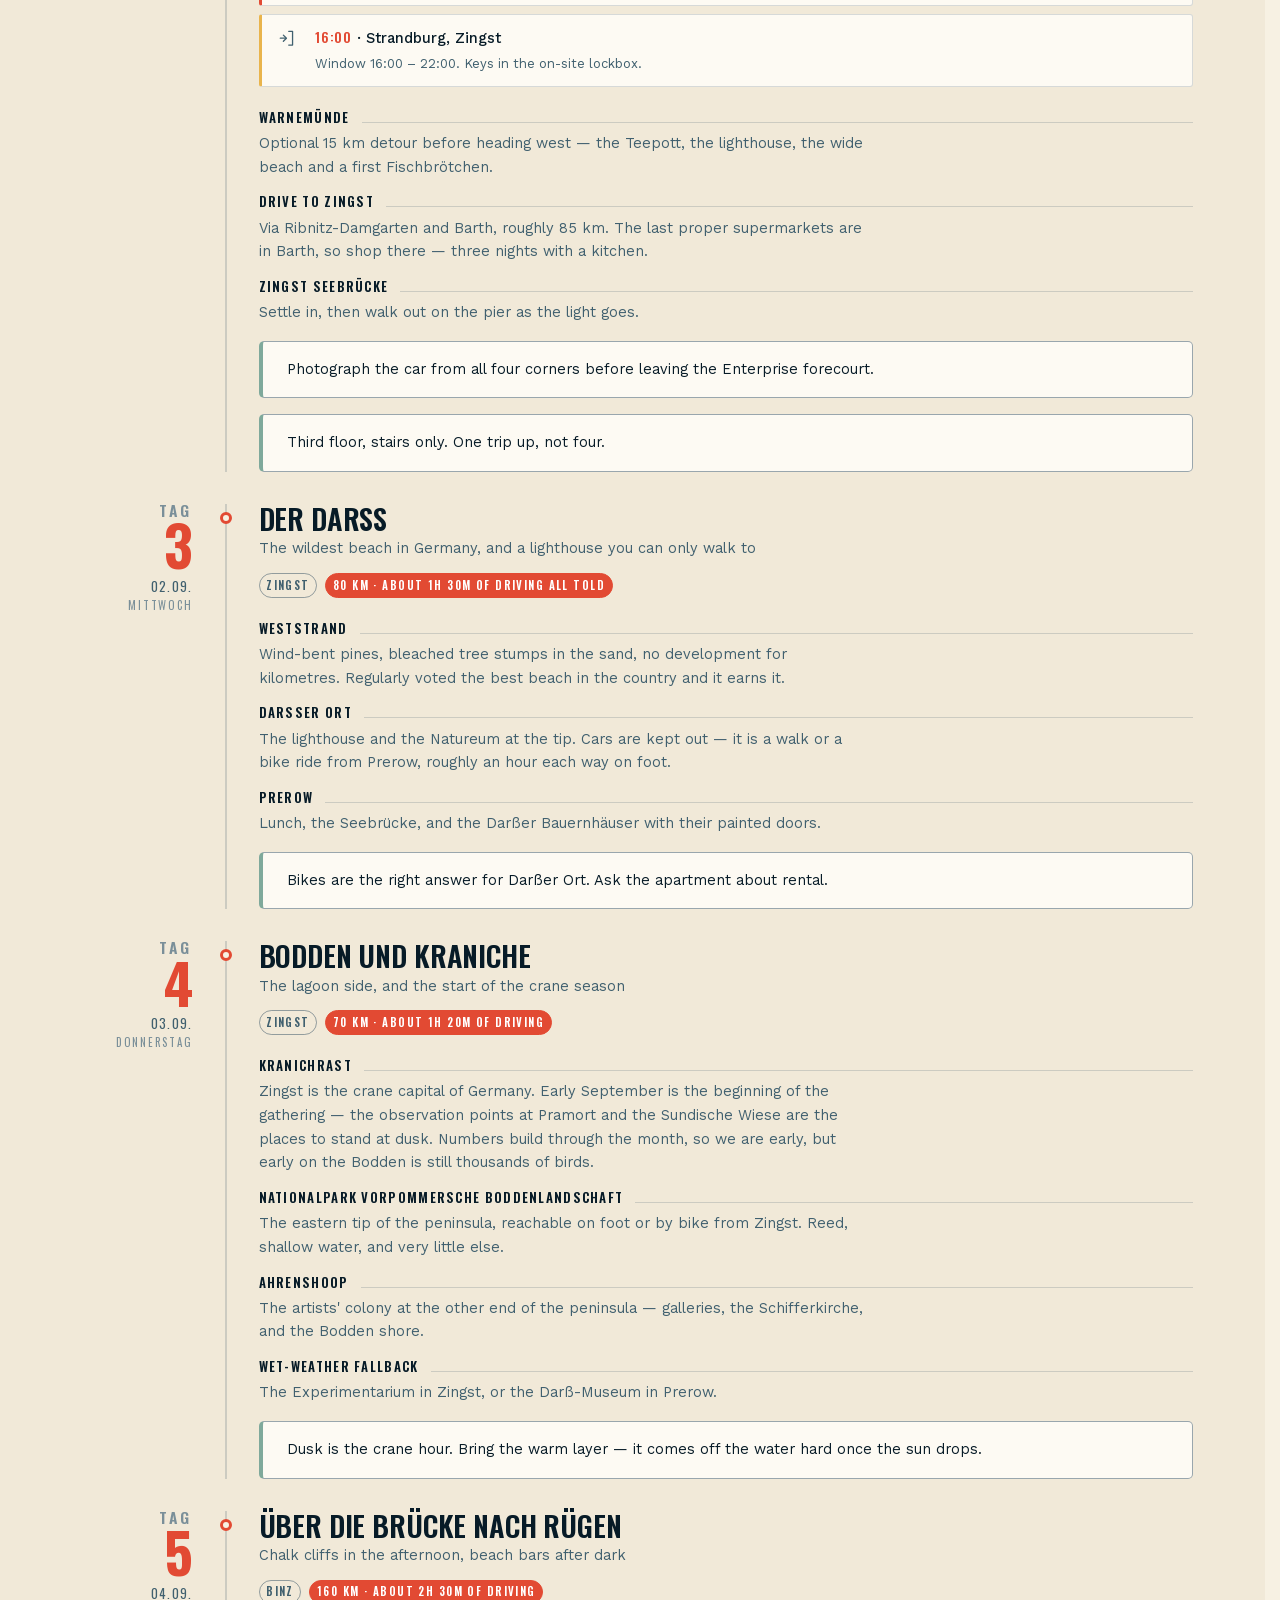
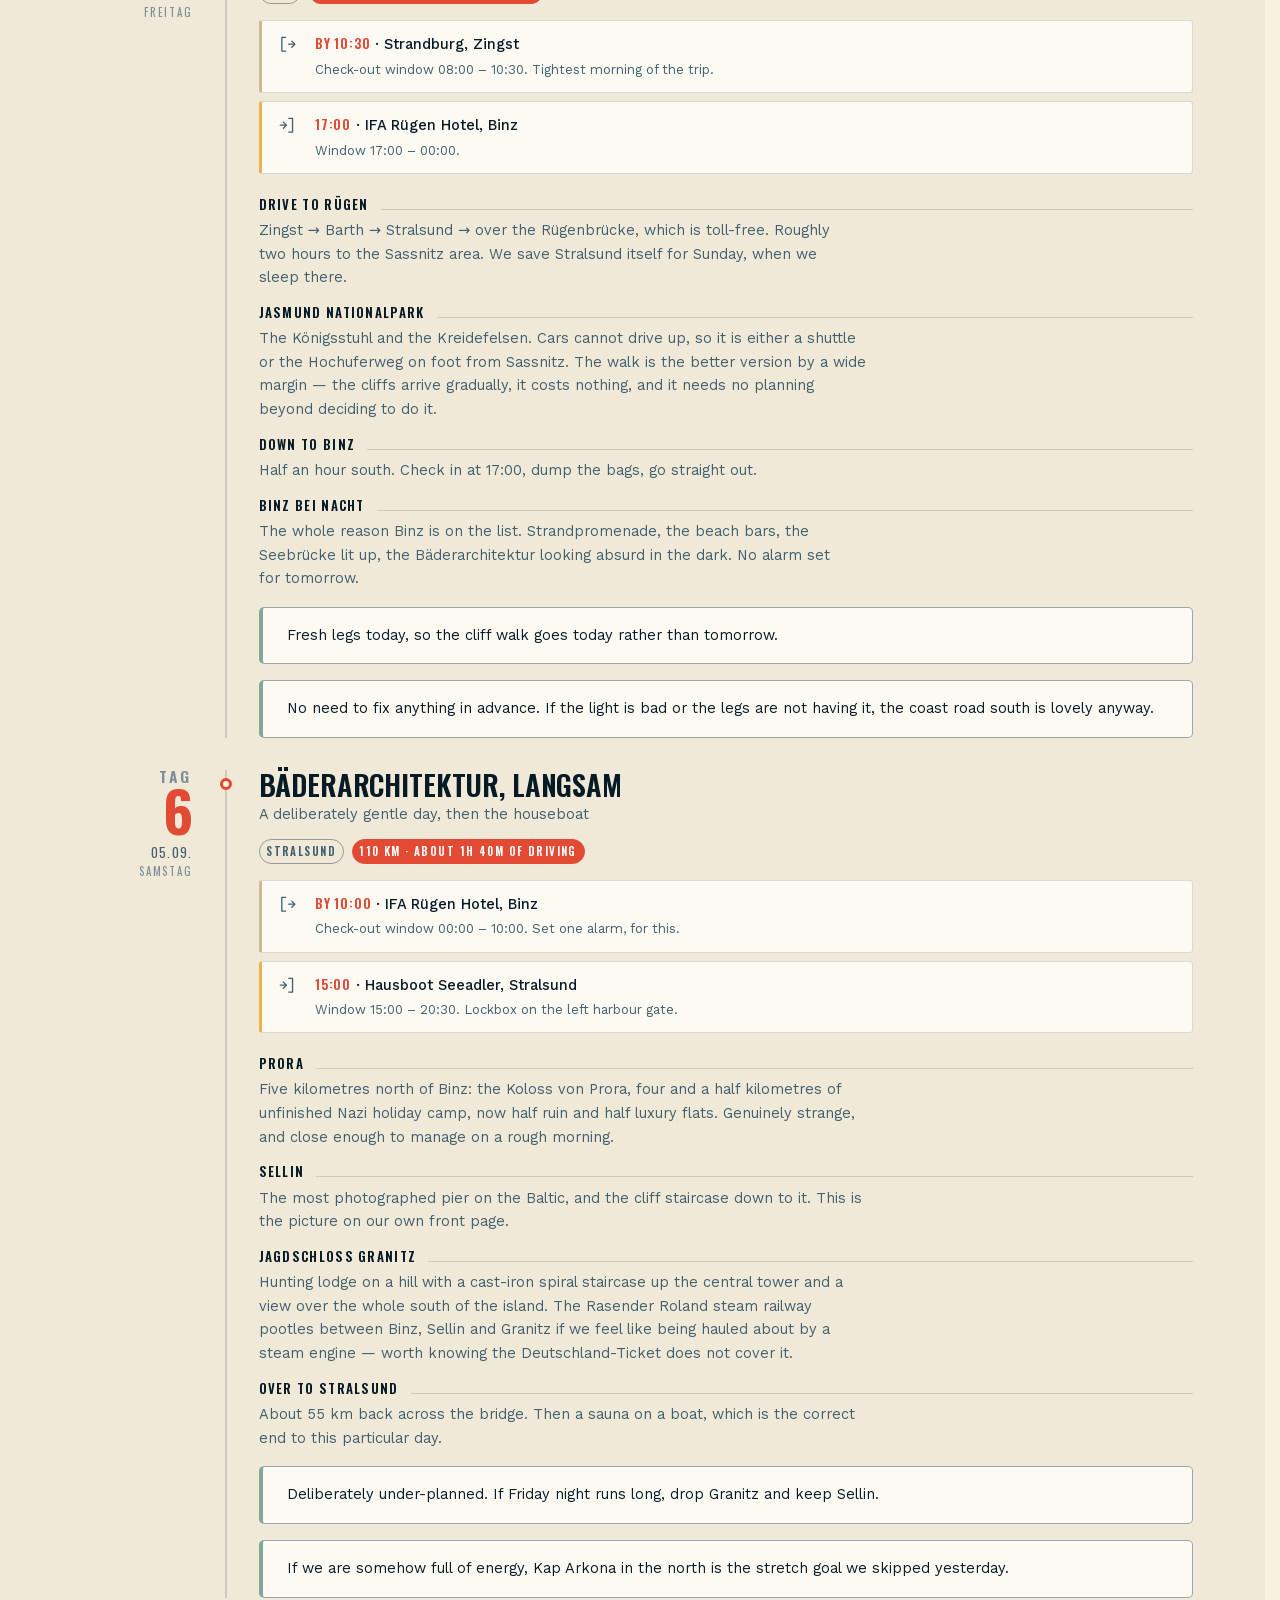
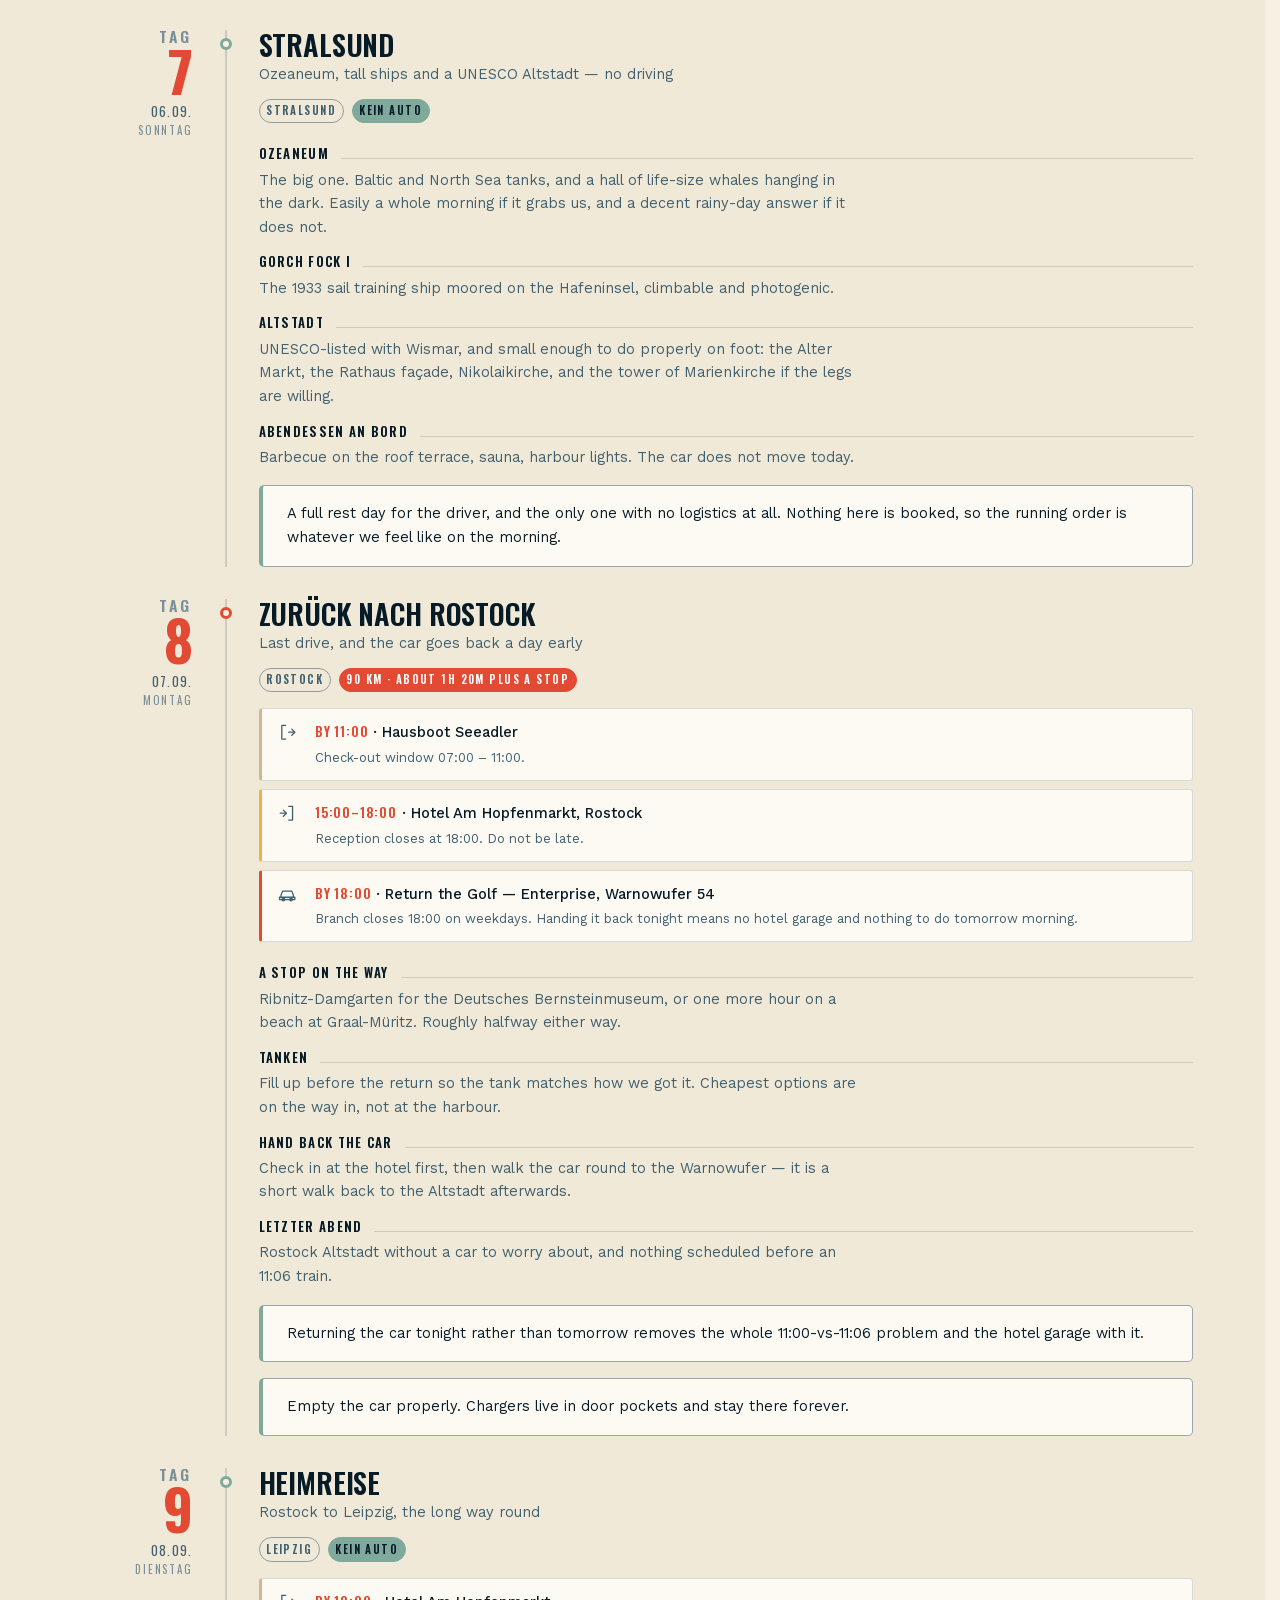
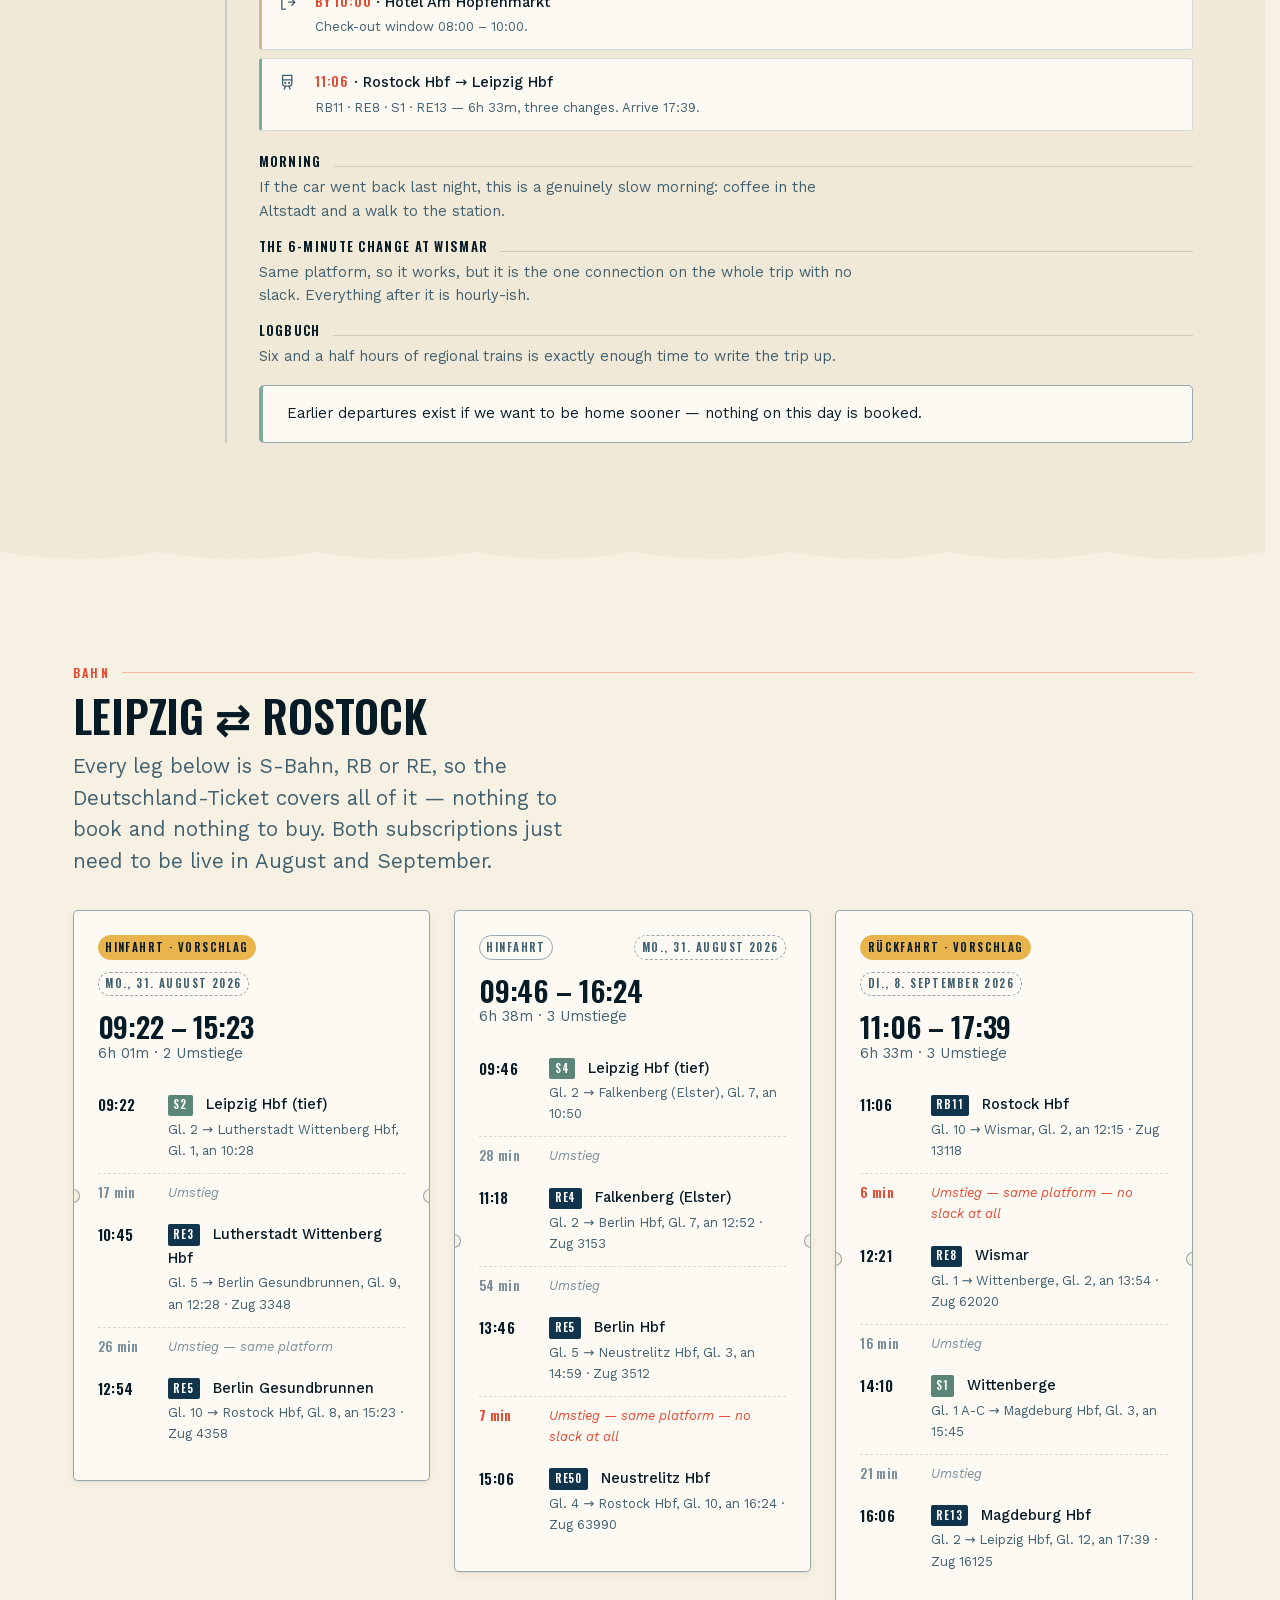
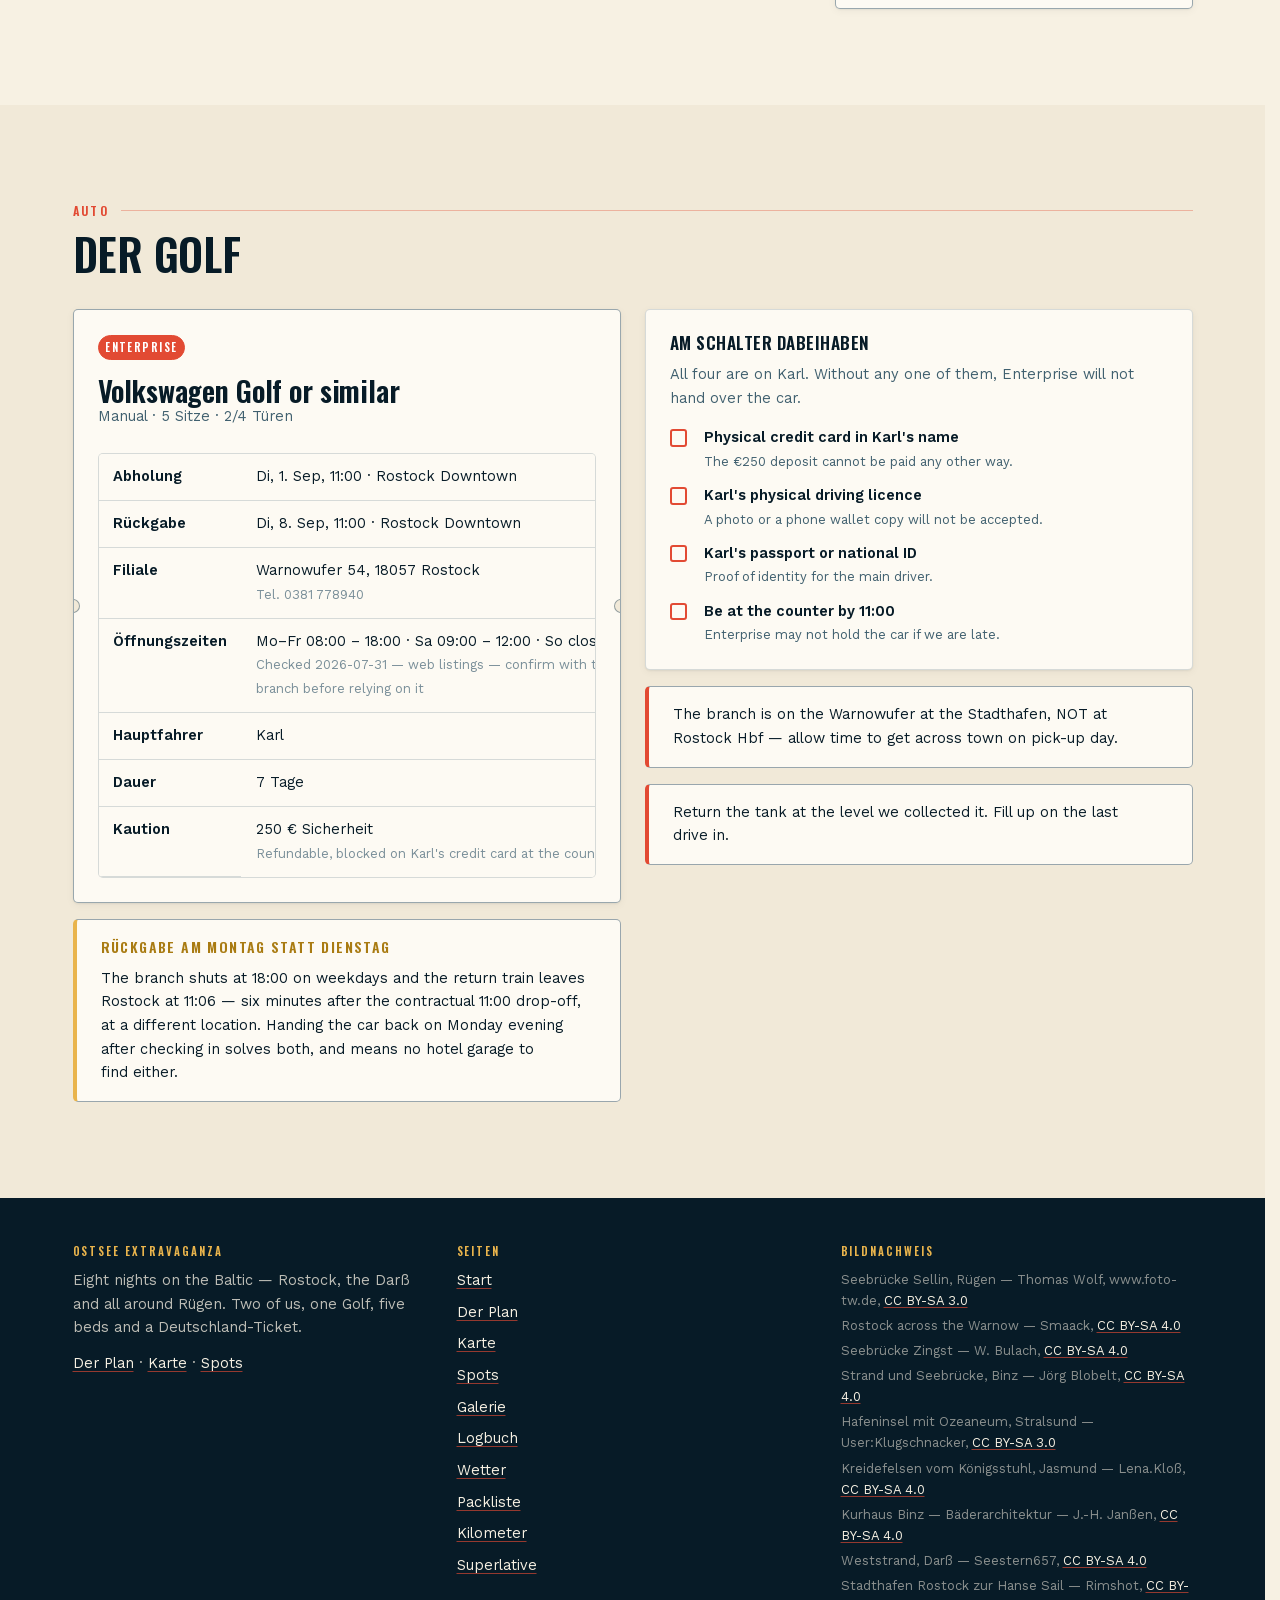
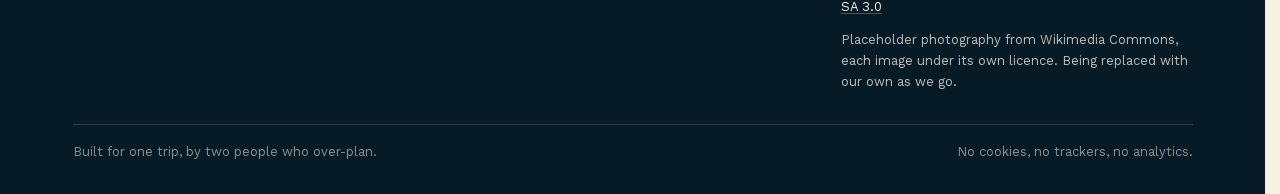
<file: plan.html>
<!DOCTYPE html>
<html lang="de">
<head>
<meta charset="utf-8">
<meta name="viewport" content="width=device-width, initial-scale=1">
<title>Der Plan — Ostsee Extravaganza</title>
<meta name="description" content="Day-by-day itinerary for 31 August to 8 September 2026: trains, the car, five stays and what to do in between.">
<meta name="theme-color" content="#10344c">
<meta name="color-scheme" content="light dark">
<link rel="icon" href="assets/img/motifs/favicon.svg" type="image/svg+xml">
<link rel="preload" href="assets/fonts/oswald-latin.woff2" as="font" type="font/woff2" crossorigin>
<link rel="preload" href="assets/fonts/worksans-latin.woff2" as="font" type="font/woff2" crossorigin>
<link rel="stylesheet" href="assets/css/site.css">

<link rel="canonical" href="https://ostsee-extravaganza.github.io/ostsee-extravaganza/plan.html">
<meta property="og:site_name" content="Ostsee Extravaganza">
<meta property="og:type" content="website">
<meta property="og:locale" content="de_DE">
<meta property="og:url" content="https://ostsee-extravaganza.github.io/ostsee-extravaganza/plan.html">
<meta property="og:title" content="Der Plan — Ostsee Extravaganza">
<meta property="og:description" content="Day-by-day itinerary for 31 August to 8 September 2026: trains, the car, five stays and what to do in between.">
<meta property="og:image" content="https://ostsee-extravaganza.github.io/ostsee-extravaganza/assets/img/og.jpg">
<meta property="og:image:width" content="1200">
<meta property="og:image:height" content="630">
<meta property="og:image:alt" content="Seebrücke Sellin auf Rügen zur blauen Stunde, darüber der Schriftzug Ostsee Extravaganza.">
<meta name="twitter:card" content="summary_large_image">
</head>
<body>

<main id="main">

  <header class="page-head">
    <div class="wrap page-head__inner">
      <p class="eyebrow">Der Plan</p>
      <h1>Neun Tage, Tag für Tag</h1>
      <p class="lede">Every bed and both ends of the car hire are fixed. Everything else here is a
        proposal — argue with it, reorder it, throw days out. The fixed events are marked.</p>
      <dl class="page-head__facts" id="head-facts"></dl>
    </div>
  </header>

  <div class="wave-band wave-band--from-navy"></div>


  <!-- ===================== DAYS ===================== -->
  <section class="section section--alt" id="tage">
    <div class="wrap">
      <div class="section-head">
        <p class="eyebrow">Tagesablauf</p>
        <h2>31. August – 8. September</h2>
      </div>
      <div class="timeline" id="timeline"></div>
    </div>
  </section>

  <div class="wave-band wave-band--from-alt"></div>

  <!-- ===================== TRAINS ===================== -->
  <section class="section" id="bahn">
    <div class="wrap">
      <div class="section-head">
        <p class="eyebrow">Bahn</p>
        <h2>Leipzig ⇄ Rostock</h2>
        <p class="lede" id="ticket-note"></p>
      </div>
      <div class="grid grid--2" id="train-options" style="align-items:start"></div>
    </div>
  </section>

  <!-- ===================== CAR ===================== -->
  <section class="section section--alt" id="auto">
    <div class="wrap">
      <div class="section-head">
        <p class="eyebrow">Auto</p>
        <h2>Der Golf</h2>
      </div>
      <div class="grid grid--2" style="align-items:start">
        <div class="stack" id="car-facts"></div>
        <div class="stack">
          <div class="card">
            <div class="card__body">
              <h3 class="h4">Am Schalter dabeihaben</h3>
              <p class="small dim mt-3">All four are on Karl. Without any one of them, Enterprise
                will not hand over the car.</p>
              <ul class="checklist mt-4" id="car-checklist"></ul>
            </div>
          </div>
          <div id="car-warnings" class="stack"></div>
        </div>
      </div>
    </div>
  </section>

</main>

<script type="module" src="assets/js/plan.js"></script>
</body>
</html>
</file>
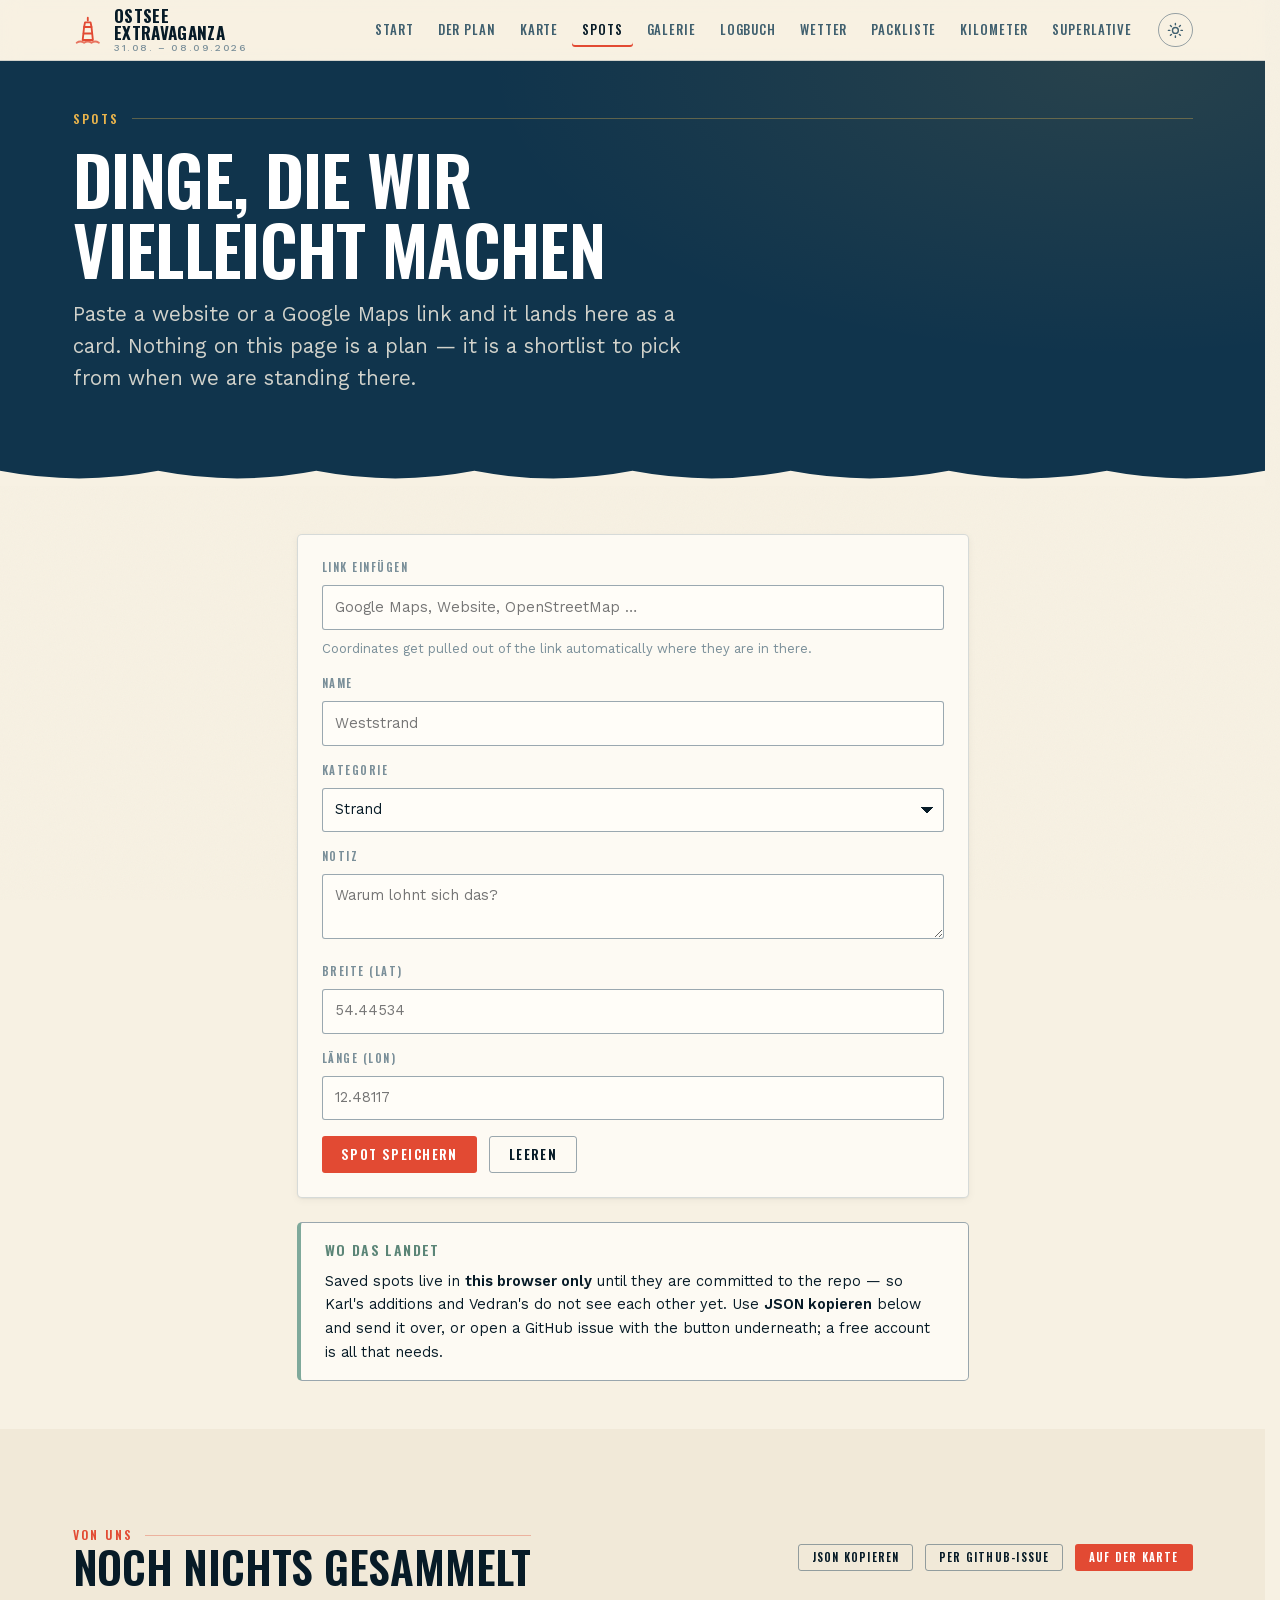
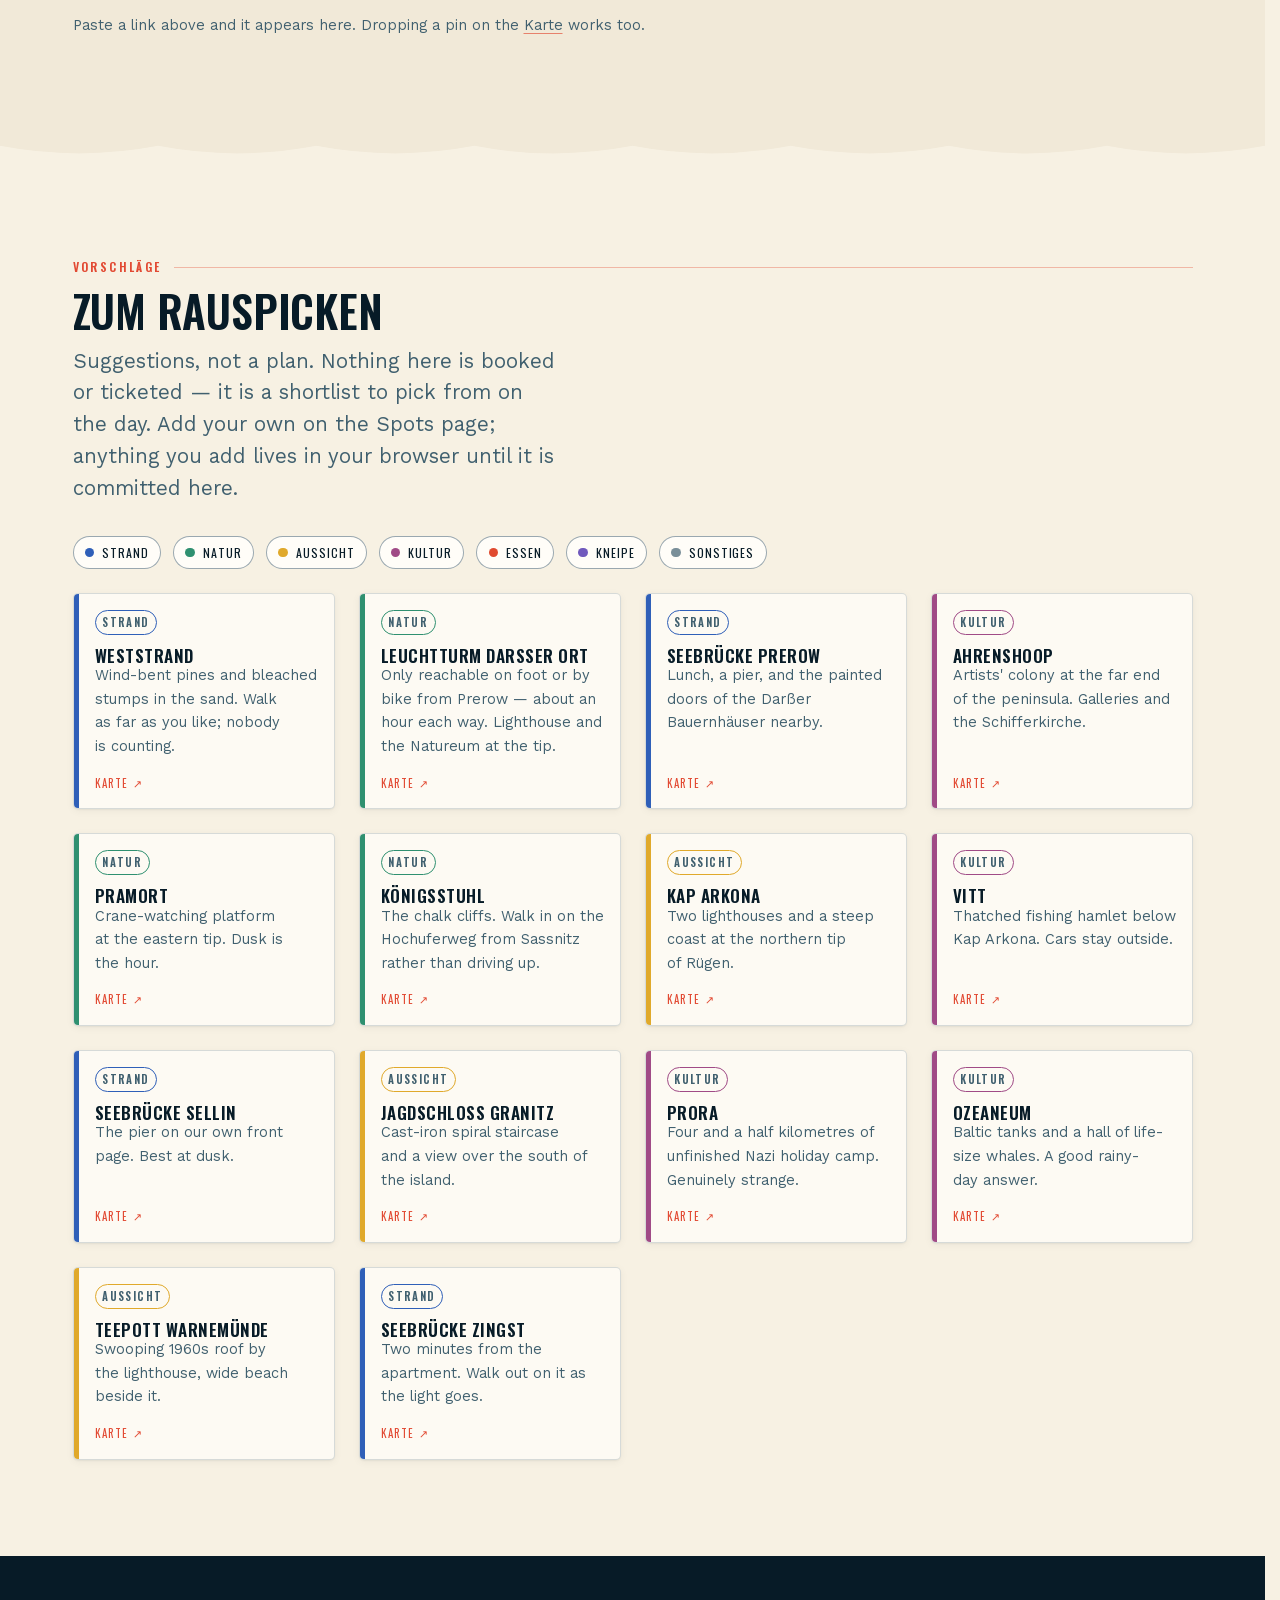
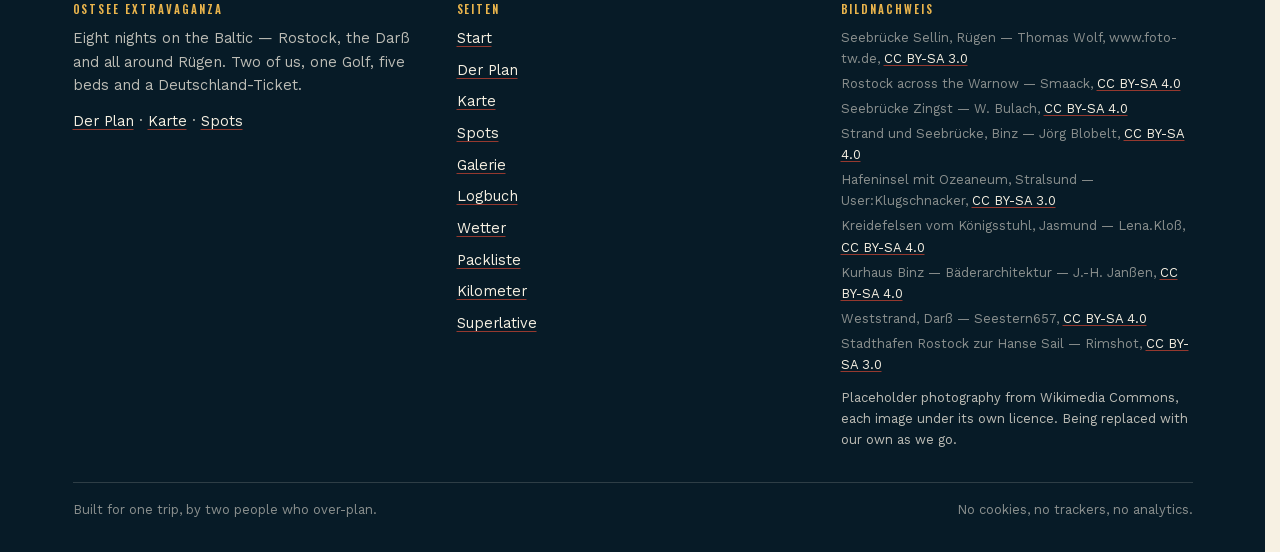
<file: spots.html>
<!DOCTYPE html>
<html lang="de">
<head>
<meta charset="utf-8">
<meta name="viewport" content="width=device-width, initial-scale=1">
<title>Spots — Ostsee Extravaganza</title>
<meta name="description" content="Paste a link or a Google Maps URL and it becomes a card. The low-friction inbox for places worth a look.">
<meta name="theme-color" content="#10344c">
<meta name="color-scheme" content="light dark">
<link rel="icon" href="assets/img/motifs/favicon.svg" type="image/svg+xml">
<link rel="preload" href="assets/fonts/oswald-latin.woff2" as="font" type="font/woff2" crossorigin>
<link rel="preload" href="assets/fonts/worksans-latin.woff2" as="font" type="font/woff2" crossorigin>
<link rel="stylesheet" href="assets/css/site.css">

<link rel="canonical" href="https://ostsee-extravaganza.github.io/ostsee-extravaganza/spots.html">
<meta property="og:site_name" content="Ostsee Extravaganza">
<meta property="og:type" content="website">
<meta property="og:locale" content="de_DE">
<meta property="og:url" content="https://ostsee-extravaganza.github.io/ostsee-extravaganza/spots.html">
<meta property="og:title" content="Spots — Ostsee Extravaganza">
<meta property="og:description" content="Paste a link or a Google Maps URL and it becomes a card. The low-friction inbox for places worth a look.">
<meta property="og:image" content="https://ostsee-extravaganza.github.io/ostsee-extravaganza/assets/img/og.jpg">
<meta property="og:image:width" content="1200">
<meta property="og:image:height" content="630">
<meta property="og:image:alt" content="Seebrücke Sellin auf Rügen zur blauen Stunde, darüber der Schriftzug Ostsee Extravaganza.">
<meta name="twitter:card" content="summary_large_image">
</head>
<body>

<main id="main">

  <header class="page-head">
    <div class="wrap page-head__inner">
      <p class="eyebrow">Spots</p>
      <h1>Dinge, die wir vielleicht machen</h1>
      <p class="lede">Paste a website or a Google Maps link and it lands here as a card. Nothing on
        this page is a plan — it is a shortlist to pick from when we are standing there.</p>
    </div>
  </header>

  <div class="wave-band wave-band--from-navy"></div>

  <!-- ===================== ADD ===================== -->
  <section class="section section--tight">
    <div class="wrap wrap--narrow">
      <form class="addform card" id="addform" autocomplete="off">
        <div class="card__body stack">
          <div>
            <label class="field__label" for="f-url">Link einfügen</label>
            <input class="field" id="f-url" name="url" type="text" inputmode="url"
                   placeholder="Google Maps, Website, OpenStreetMap …">
            <p class="field__help" id="url-feedback">Coordinates get pulled out of the link
              automatically where they are in there.</p>
          </div>

          <div class="grid grid--2" style="gap:var(--sp-4)">
            <div>
              <label class="field__label" for="f-name">Name</label>
              <input class="field" id="f-name" name="name" type="text" placeholder="Weststrand" required>
            </div>
            <div>
              <label class="field__label" for="f-cat">Kategorie</label>
              <select class="field" id="f-cat" name="category"></select>
            </div>
          </div>

          <div>
            <label class="field__label" for="f-note">Notiz</label>
            <textarea class="field" id="f-note" name="note" rows="2"
                      placeholder="Warum lohnt sich das?"></textarea>
          </div>

          <div class="grid grid--2" style="gap:var(--sp-4)">
            <div>
              <label class="field__label" for="f-lat">Breite (lat)</label>
              <input class="field" id="f-lat" name="lat" type="text" inputmode="decimal" placeholder="54.44534">
            </div>
            <div>
              <label class="field__label" for="f-lon">Länge (lon)</label>
              <input class="field" id="f-lon" name="lon" type="text" inputmode="decimal" placeholder="12.48117">
            </div>
          </div>

          <div class="cluster">
            <button class="btn" type="submit">Spot speichern</button>
            <button class="btn btn--ghost" type="reset">Leeren</button>
            <span class="xs faint" id="save-feedback" role="status" aria-live="polite"></span>
          </div>
        </div>
      </form>

      <div class="notice notice--info mt-5">
        <div class="notice__title">Wo das landet</div>
        <p>Saved spots live in <strong>this browser only</strong> until they are committed to the
          repo — so Karl's additions and Vedran's do not see each other yet. Use
          <strong>JSON kopieren</strong> below and send it over, or open a GitHub issue with the
          button underneath; a free account is all that needs.</p>
      </div>
    </div>
  </section>

  <!-- ===================== OURS ===================== -->
  <section class="section section--alt" id="unsere">
    <div class="wrap">
      <div class="cluster" style="justify-content:space-between">
        <div>
          <p class="eyebrow">Von uns</p>
          <h2 id="ours-count">Gesammelt</h2>
        </div>
        <div class="cluster">
          <button class="btn btn--sm btn--ghost" id="btn-export" type="button">JSON kopieren</button>
          <a class="btn btn--sm btn--ghost" id="btn-issue" href="#" rel="noopener">Per GitHub-Issue</a>
          <a class="btn btn--sm" href="karte.html">Auf der Karte</a>
        </div>
      </div>
      <div class="grid grid--3 mt-5" id="ours"></div>
    </div>
  </section>

  <div class="wave-band wave-band--from-alt"></div>

  <!-- ===================== SUGGESTIONS ===================== -->
  <section class="section" id="vorschlaege">
    <div class="wrap">
      <div class="section-head">
        <p class="eyebrow">Vorschläge</p>
        <h2>Zum Rauspicken</h2>
        <p class="lede" id="seed-note"></p>
      </div>
      <div class="cluster" id="filters" role="group" aria-label="Kategorien filtern"></div>
      <div class="grid grid--3 mt-5" id="seeded"></div>
    </div>
  </section>

</main>

<script type="module" src="assets/js/spots.js"></script>
</body>
</html>
</file>
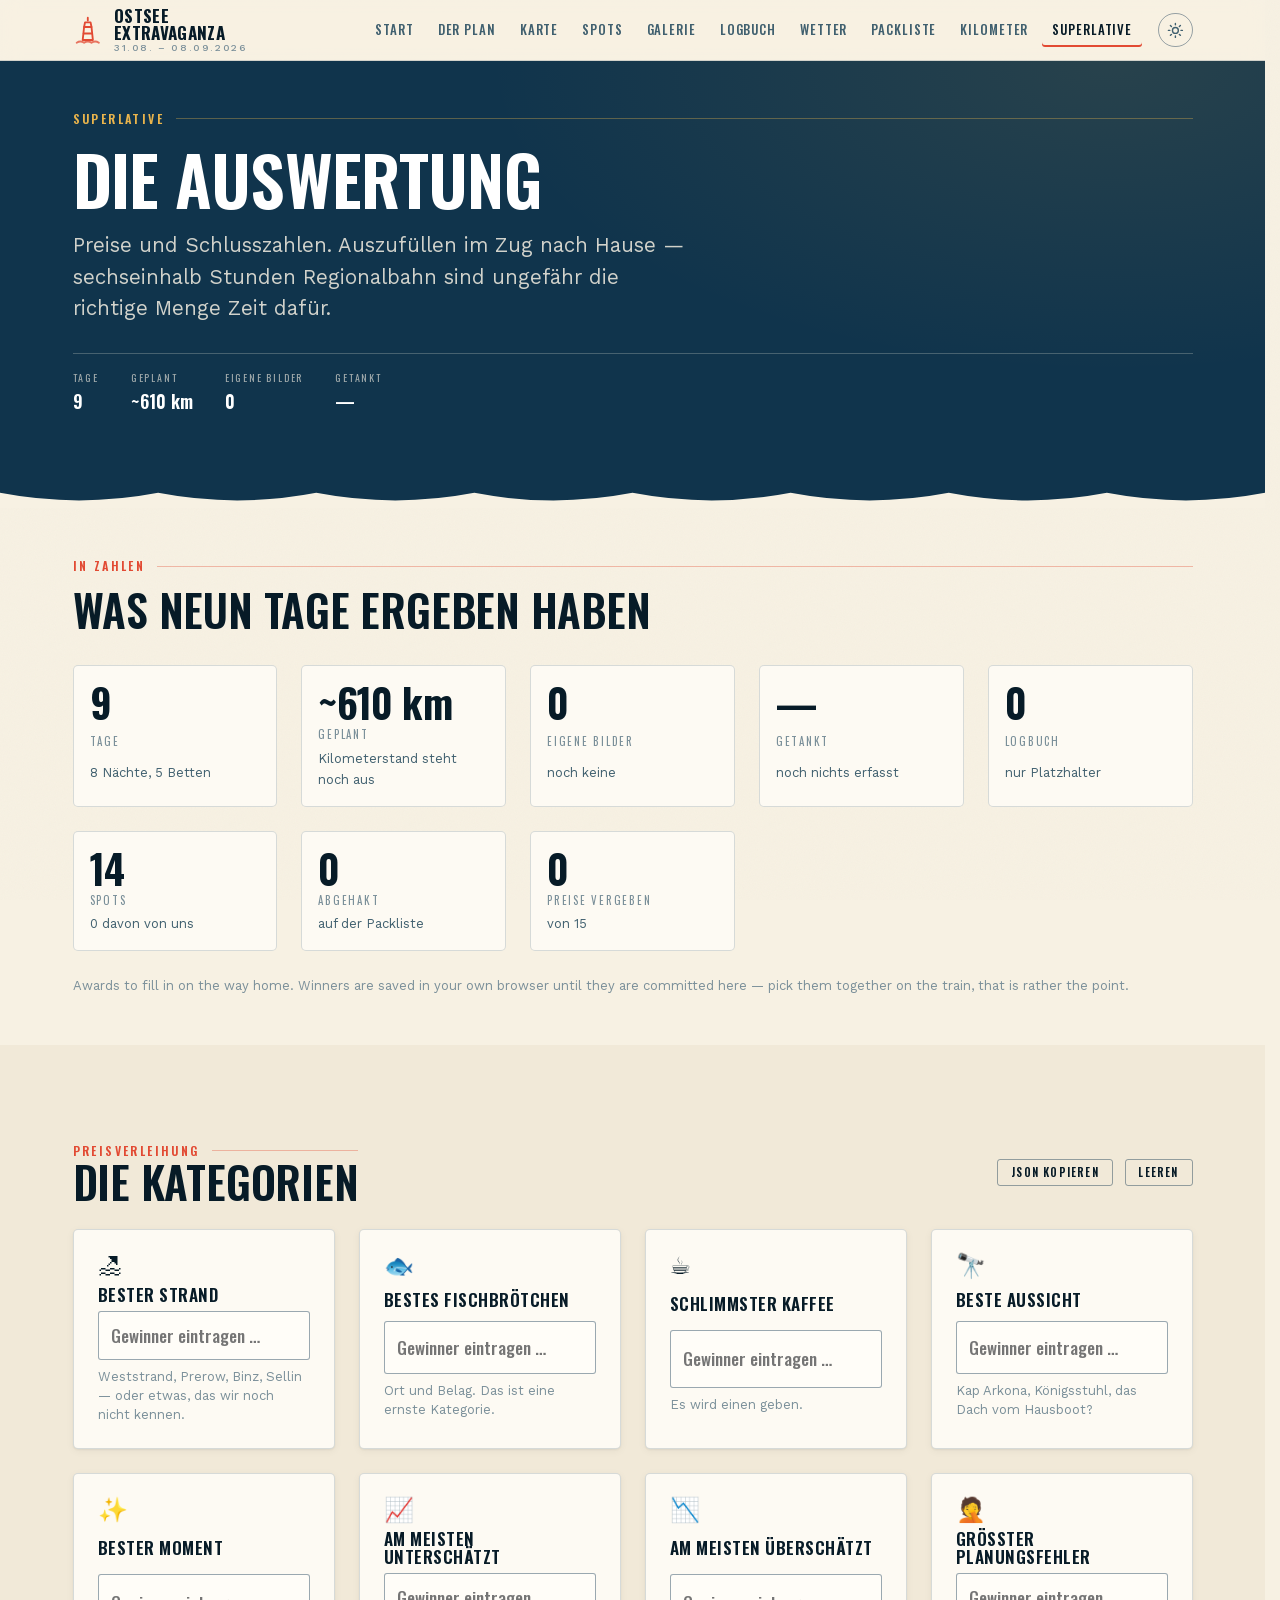
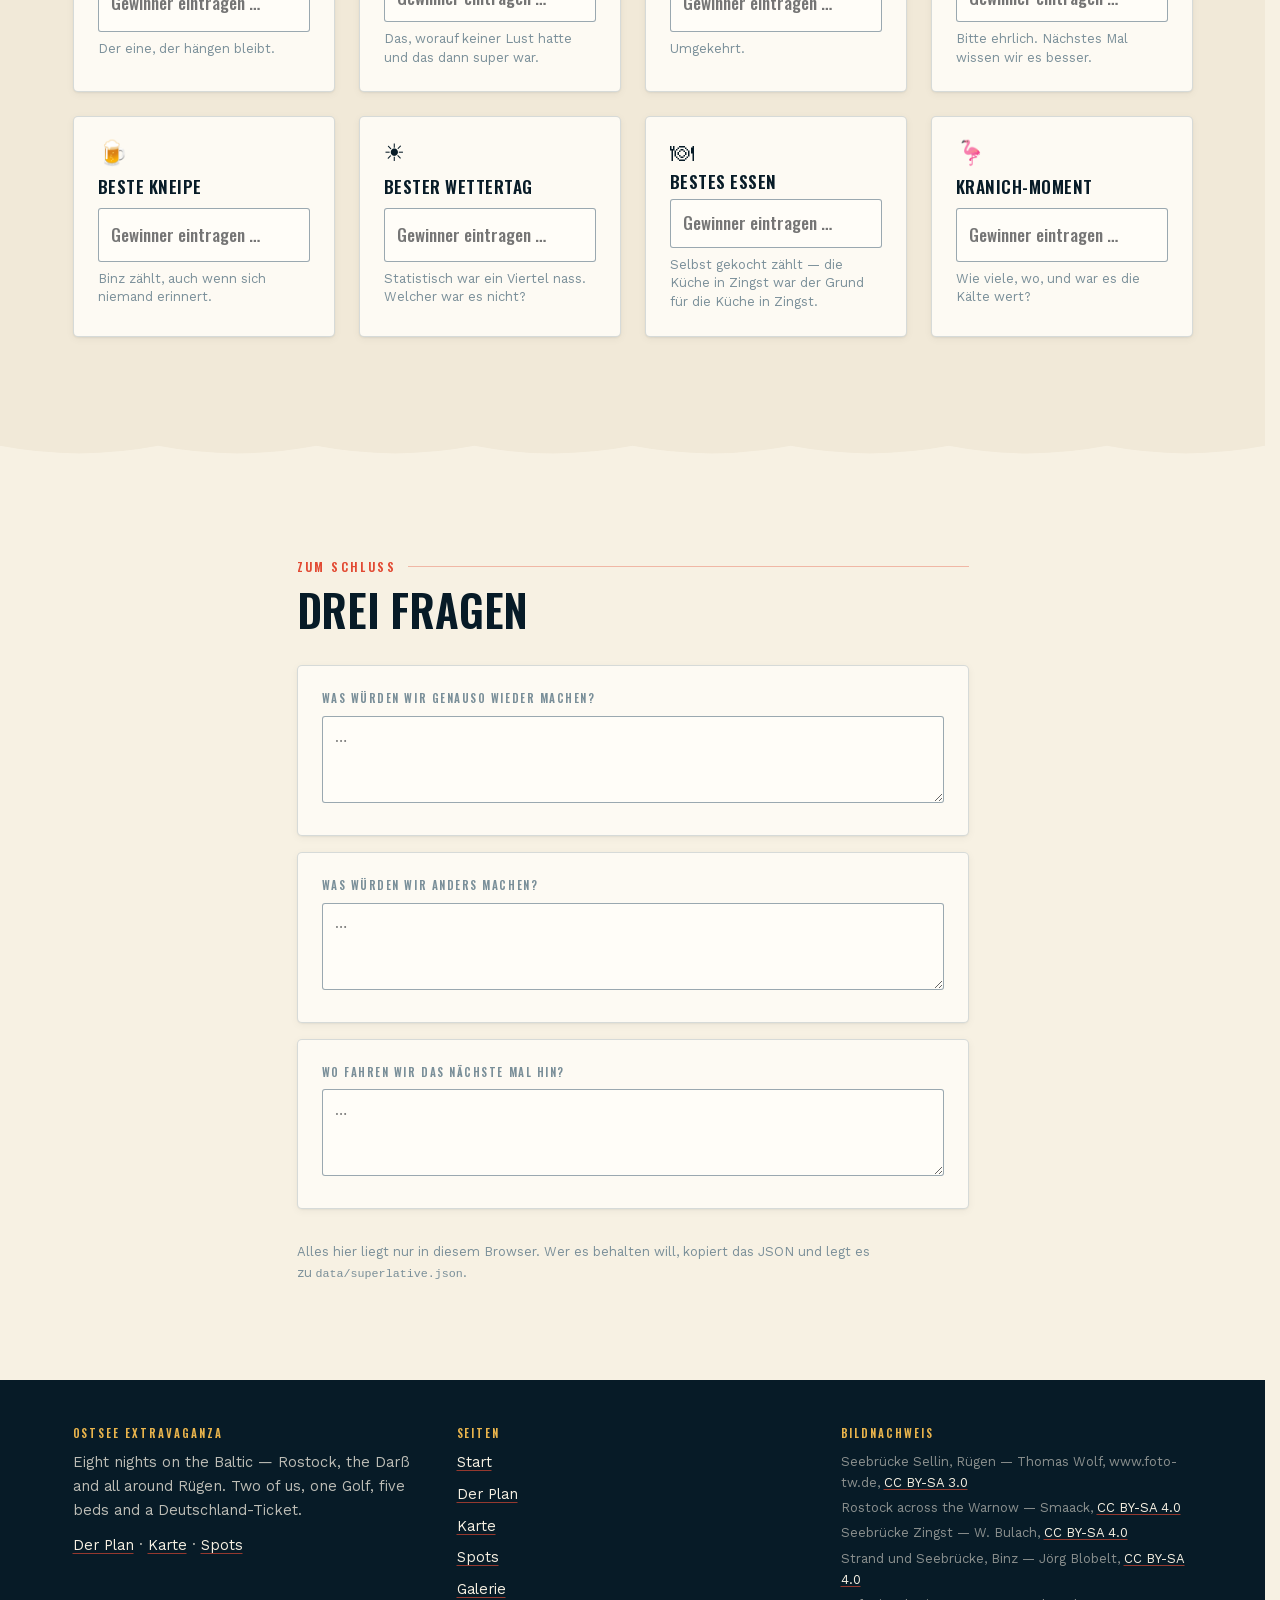
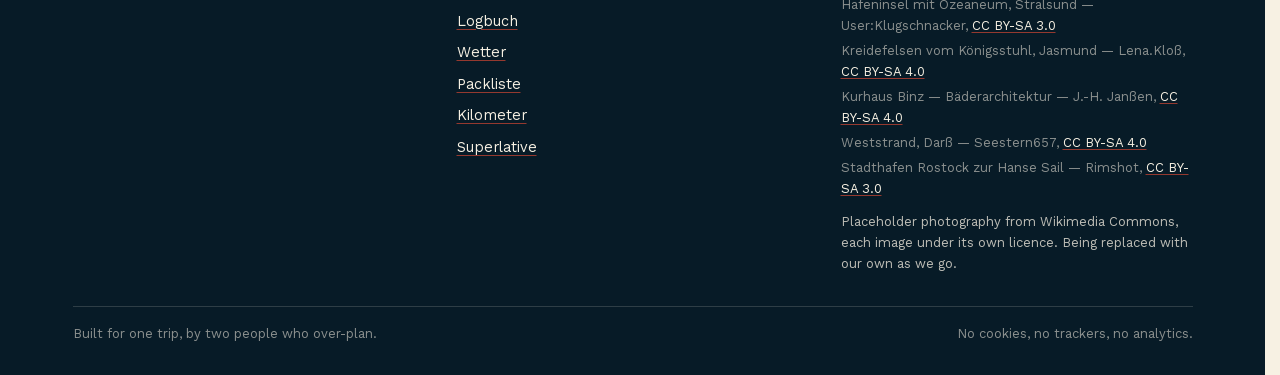
<file: superlative.html>
<!DOCTYPE html>
<html lang="de">
<head>
<meta charset="utf-8">
<meta name="viewport" content="width=device-width, initial-scale=1">
<title>Superlative — Ostsee Extravaganza</title>
<meta name="description" content="Awards and closing numbers for the trip — best beach, worst coffee, and what the nine days actually added up to.">
<meta name="theme-color" content="#10344c">
<meta name="color-scheme" content="light dark">
<link rel="icon" href="assets/img/motifs/favicon.svg" type="image/svg+xml">
<link rel="preload" href="assets/fonts/oswald-latin.woff2" as="font" type="font/woff2" crossorigin>
<link rel="preload" href="assets/fonts/worksans-latin.woff2" as="font" type="font/woff2" crossorigin>
<link rel="stylesheet" href="assets/css/site.css">

<link rel="canonical" href="https://ostsee-extravaganza.github.io/ostsee-extravaganza/superlative.html">
<meta property="og:site_name" content="Ostsee Extravaganza">
<meta property="og:type" content="website">
<meta property="og:locale" content="de_DE">
<meta property="og:url" content="https://ostsee-extravaganza.github.io/ostsee-extravaganza/superlative.html">
<meta property="og:title" content="Superlative — Ostsee Extravaganza">
<meta property="og:description" content="Awards and closing numbers for the trip — best beach, worst coffee, and what the nine days actually added up to.">
<meta property="og:image" content="https://ostsee-extravaganza.github.io/ostsee-extravaganza/assets/img/og.jpg">
<meta property="og:image:width" content="1200">
<meta property="og:image:height" content="630">
<meta property="og:image:alt" content="Seebrücke Sellin auf Rügen zur blauen Stunde, darüber der Schriftzug Ostsee Extravaganza.">
<meta name="twitter:card" content="summary_large_image">
</head>
<body>

<main id="main">
  <header class="page-head">
    <div class="wrap page-head__inner">
      <p class="eyebrow">Superlative</p>
      <h1>Die Auswertung</h1>
      <p class="lede">Preise und Schlusszahlen. Auszufüllen im Zug nach Hause — sechseinhalb
        Stunden Regionalbahn sind ungefähr die richtige Menge Zeit dafür.</p>
      <dl class="page-head__facts" id="head-facts"></dl>
    </div>
  </header>

  <div class="wave-band wave-band--from-navy"></div>

  <!-- numbers -->
  <section class="section section--tight" id="zahlen">
    <div class="wrap">
      <div class="section-head">
        <p class="eyebrow">In Zahlen</p>
        <h2>Was neun Tage ergeben haben</h2>
      </div>
      <div class="grid grid--4" id="stats"></div>
      <p class="xs faint mt-5" id="stats-note"></p>
    </div>
  </section>

  <!-- awards -->
  <section class="section section--alt" id="preise">
    <div class="wrap">
      <div class="cluster" style="justify-content:space-between">
        <div>
          <p class="eyebrow">Preisverleihung</p>
          <h2>Die Kategorien</h2>
        </div>
        <div class="cluster">
          <button class="btn btn--sm btn--ghost" id="btn-export" type="button">JSON kopieren</button>
          <button class="btn btn--sm btn--ghost" id="btn-clear" type="button">Leeren</button>
        </div>
      </div>
      <div class="grid grid--3 mt-5" id="awards"></div>
    </div>
  </section>

  <div class="wave-band wave-band--from-alt"></div>

  <!-- prompts -->
  <section class="section">
    <div class="wrap wrap--narrow">
      <div class="section-head">
        <p class="eyebrow">Zum Schluss</p>
        <h2>Drei Fragen</h2>
      </div>
      <div class="stack" id="prompts"></div>
      <p class="xs faint mt-6">Alles hier liegt nur in diesem Browser. Wer es behalten will,
        kopiert das JSON und legt es zu <code>data/superlative.json</code>.</p>
    </div>
  </section>
</main>

<script type="module" src="assets/js/superlative.js"></script>
</body>
</html>
</file>
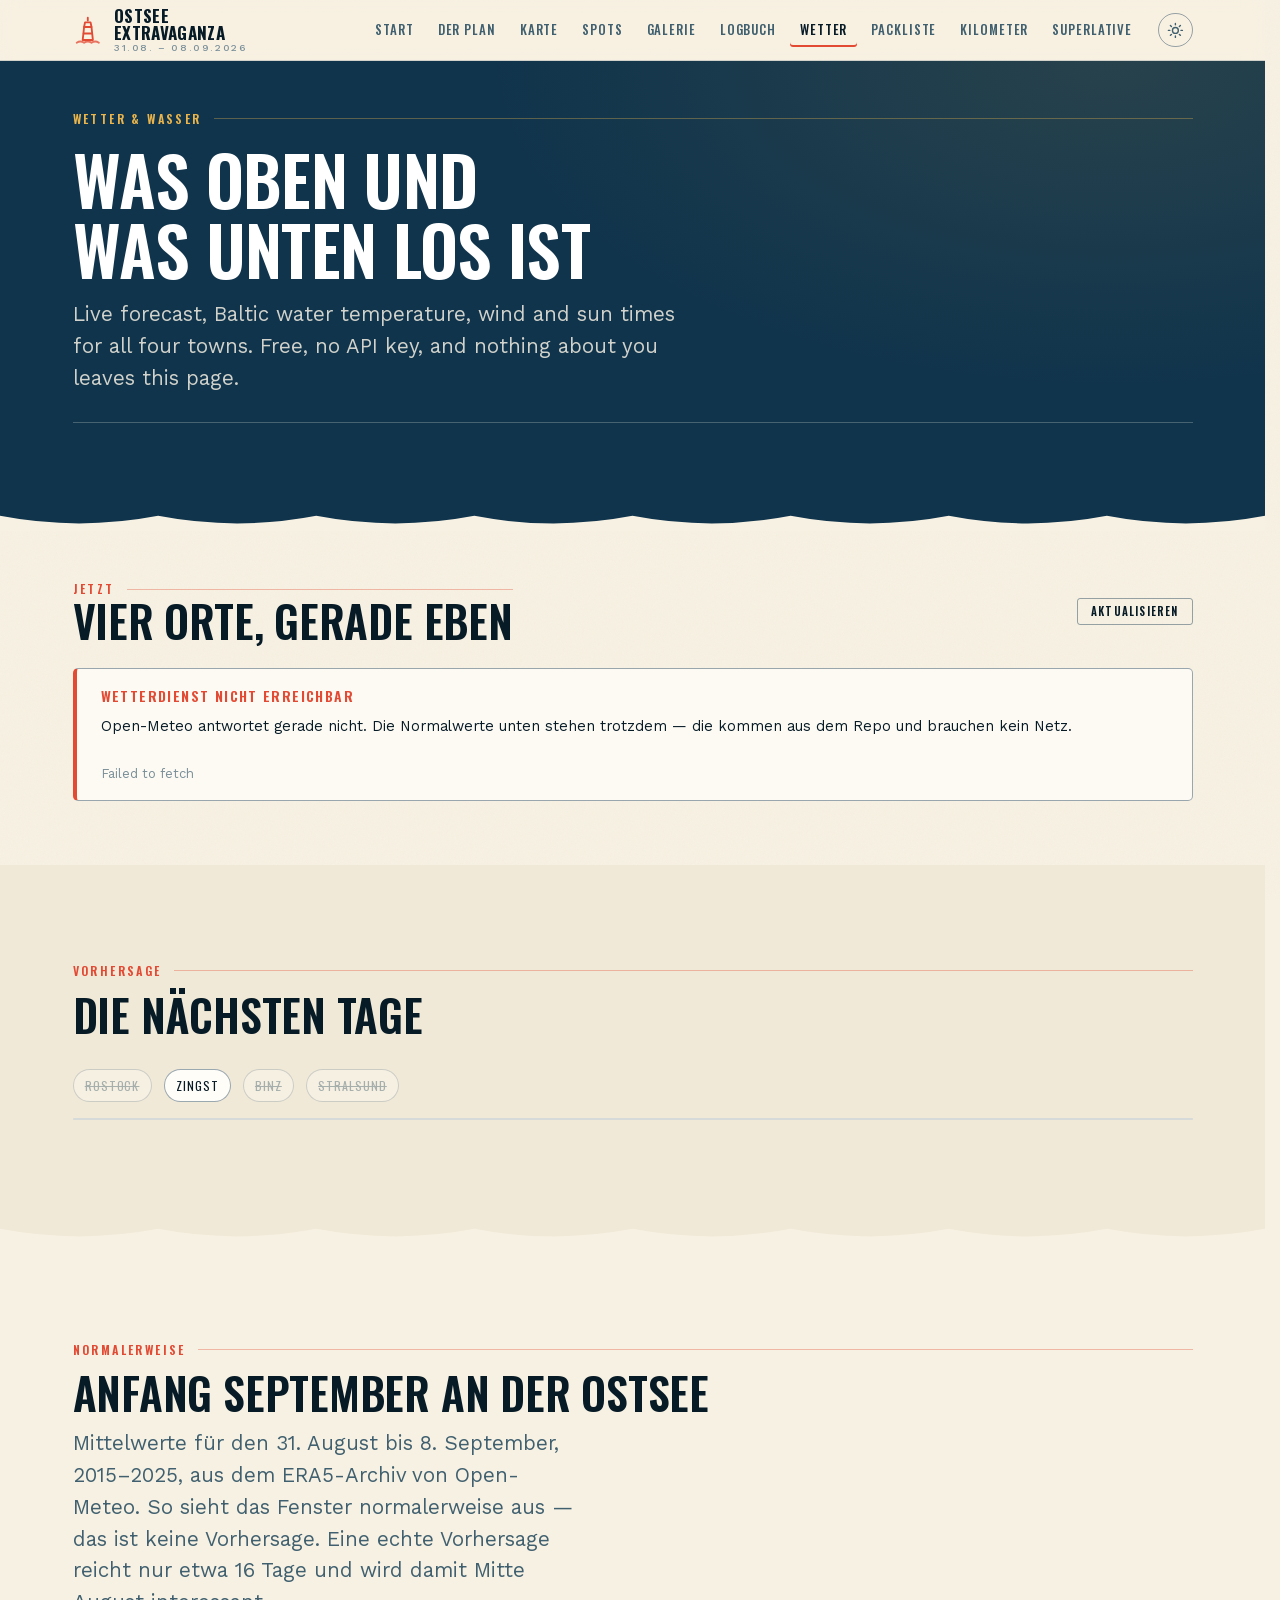
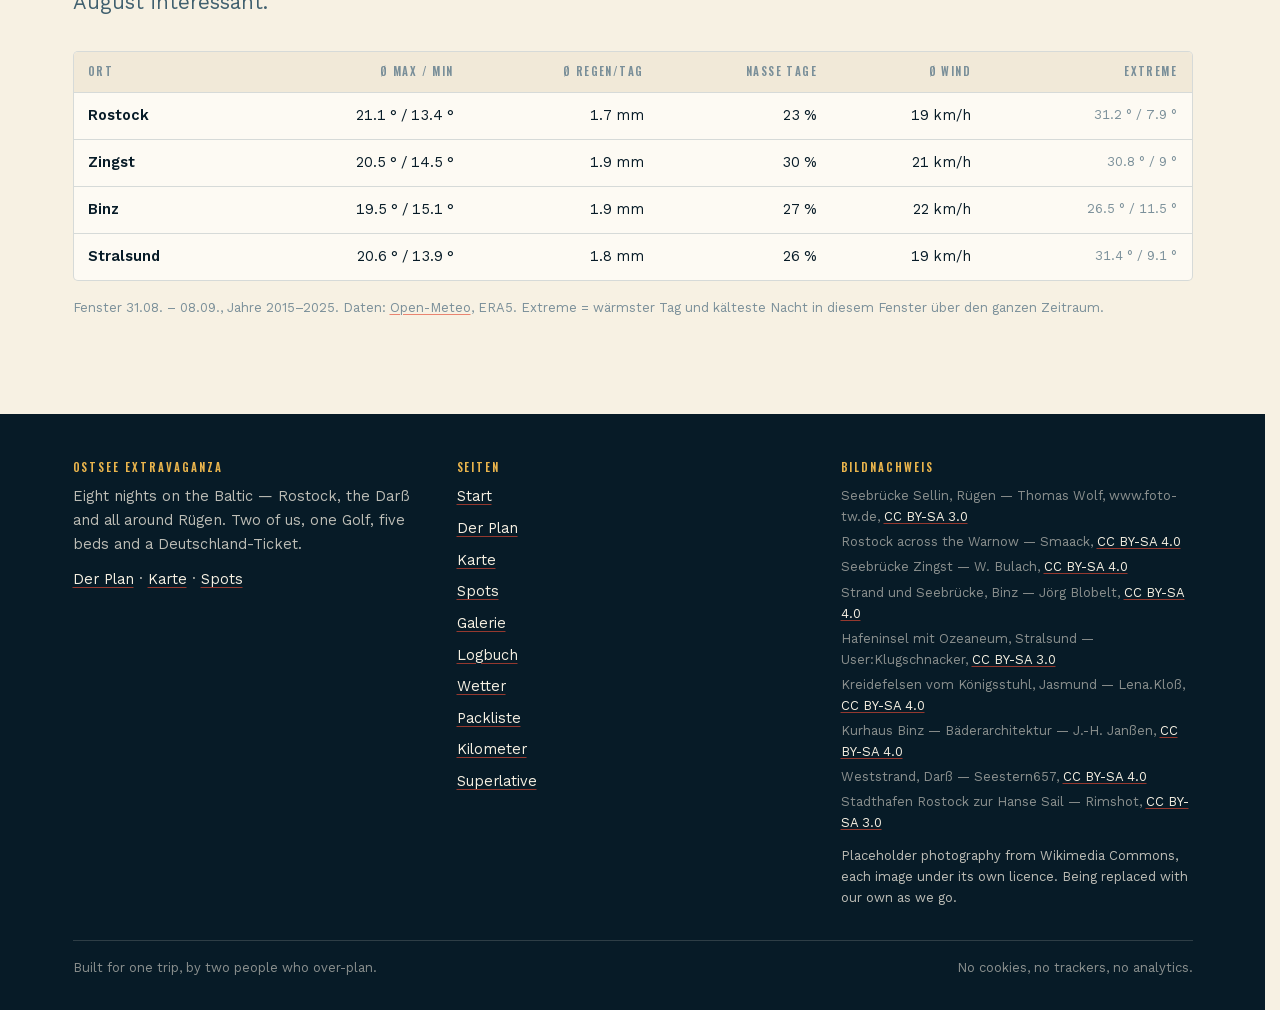
<file: wetter.html>
<!DOCTYPE html>
<html lang="de">
<head>
<meta charset="utf-8">
<meta name="viewport" content="width=device-width, initial-scale=1">
<title>Wetter &amp; Wasser — Ostsee Extravaganza</title>
<meta name="description" content="Live forecast, Baltic sea temperature, wind and sun times for Rostock, Zingst, Binz and Stralsund.">
<meta name="theme-color" content="#10344c">
<meta name="color-scheme" content="light dark">
<link rel="icon" href="assets/img/motifs/favicon.svg" type="image/svg+xml">
<link rel="preload" href="assets/fonts/oswald-latin.woff2" as="font" type="font/woff2" crossorigin>
<link rel="preload" href="assets/fonts/worksans-latin.woff2" as="font" type="font/woff2" crossorigin>
<link rel="stylesheet" href="assets/css/site.css">

<link rel="canonical" href="https://ostsee-extravaganza.github.io/ostsee-extravaganza/wetter.html">
<meta property="og:site_name" content="Ostsee Extravaganza">
<meta property="og:type" content="website">
<meta property="og:locale" content="de_DE">
<meta property="og:url" content="https://ostsee-extravaganza.github.io/ostsee-extravaganza/wetter.html">
<meta property="og:title" content="Wetter &amp; Wasser — Ostsee Extravaganza">
<meta property="og:description" content="Live forecast, Baltic sea temperature, wind and sun times for Rostock, Zingst, Binz and Stralsund.">
<meta property="og:image" content="https://ostsee-extravaganza.github.io/ostsee-extravaganza/assets/img/og.jpg">
<meta property="og:image:width" content="1200">
<meta property="og:image:height" content="630">
<meta property="og:image:alt" content="Seebrücke Sellin auf Rügen zur blauen Stunde, darüber der Schriftzug Ostsee Extravaganza.">
<meta name="twitter:card" content="summary_large_image">
</head>
<body>

<main id="main">
  <header class="page-head">
    <div class="wrap page-head__inner">
      <p class="eyebrow">Wetter &amp; Wasser</p>
      <h1>Was oben und was unten los ist</h1>
      <p class="lede">Live forecast, Baltic water temperature, wind and sun times for all four
        towns. Free, no API key, and nothing about you leaves this page.</p>
      <dl class="page-head__facts" id="head-facts"></dl>
    </div>
  </header>

  <div class="wave-band wave-band--from-navy"></div>

  <!-- current -->
  <section class="section section--tight">
    <div class="wrap">
      <div class="cluster" style="justify-content:space-between">
        <div>
          <p class="eyebrow">Jetzt</p>
          <h2>Vier Orte, gerade eben</h2>
        </div>
        <button class="btn btn--sm btn--ghost" id="btn-refresh" type="button">Aktualisieren</button>
      </div>
      <div class="grid grid--4 mt-5" id="now"></div>
      <p class="xs faint mt-4" id="now-note"></p>
    </div>
  </section>

  <!-- forecast -->
  <section class="section section--alt">
    <div class="wrap">
      <div class="section-head">
        <p class="eyebrow">Vorhersage</p>
        <h2>Die nächsten Tage</h2>
        <p class="lede" id="fc-note"></p>
      </div>
      <div class="cluster" id="town-tabs" role="tablist" aria-label="Ort wählen"></div>
      <div class="table-scroll mt-4" id="forecast"></div>
    </div>
  </section>

  <div class="wave-band wave-band--from-alt"></div>

  <!-- climate normals -->
  <section class="section">
    <div class="wrap">
      <div class="section-head">
        <p class="eyebrow">Normalerweise</p>
        <h2>Anfang September an der Ostsee</h2>
        <p class="lede" id="klima-note"></p>
      </div>
      <div class="table-scroll" id="klima"></div>
      <p class="xs faint mt-4" id="klima-src"></p>
    </div>
  </section>
</main>

<script type="module" src="assets/js/wetter.js"></script>
</body>
</html>
</file>
<file: assets/css/site.css>
/* ============================================================================
   OSTSEE EXTRAVAGANZA — design system
   Maritime Retro: 1930s Ostseebad travel-poster identity, editorial interiors.
   No external requests. Light + dark. Mobile first.
   ========================================================================= */

/* --- 1. Fonts ------------------------------------------------------------ */

@font-face {
  font-family: 'Oswald';
  font-style: normal;
  font-weight: 400 700;
  font-display: swap;
  src: url('../fonts/oswald-latin.woff2') format('woff2');
  unicode-range: U+0000-00FF, U+0131, U+0152-0153, U+02BB-02BC, U+02C6, U+02DA,
    U+02DC, U+0304, U+0308, U+0329, U+2000-206F, U+20AC, U+2122, U+2191, U+2193,
    U+2212, U+2215, U+FEFF, U+FFFD;
}
@font-face {
  font-family: 'Oswald';
  font-style: normal;
  font-weight: 400 700;
  font-display: swap;
  src: url('../fonts/oswald-latin-ext.woff2') format('woff2');
  unicode-range: U+0100-02BA, U+02BD-02C5, U+02C7-02CC, U+02CE-02D7, U+02DD-02FF,
    U+1E00-1E9F, U+1EF2-1EFF, U+2020, U+20A0-20AB, U+2C60-2C7F, U+A720-A7FF;
}
@font-face {
  font-family: 'Work Sans';
  font-style: normal;
  font-weight: 400 600;
  font-display: swap;
  src: url('../fonts/worksans-latin.woff2') format('woff2');
  unicode-range: U+0000-00FF, U+0131, U+0152-0153, U+02BB-02BC, U+02C6, U+02DA,
    U+02DC, U+0304, U+0308, U+0329, U+2000-206F, U+20AC, U+2122, U+2191, U+2193,
    U+2212, U+2215, U+FEFF, U+FFFD;
}
@font-face {
  font-family: 'Work Sans';
  font-style: normal;
  font-weight: 400 600;
  font-display: swap;
  src: url('../fonts/worksans-latin-ext.woff2') format('woff2');
  unicode-range: U+0100-02BA, U+02BD-02C5, U+02C7-02CC, U+02CE-02D7, U+02DD-02FF,
    U+1E00-1E9F, U+1EF2-1EFF, U+2020, U+20A0-20AB, U+2C60-2C7F, U+A720-A7FF;
}
@font-face {
  font-family: 'Work Sans';
  font-style: italic;
  font-weight: 400 600;
  font-display: swap;
  src: url('../fonts/worksans-italic-latin.woff2') format('woff2');
  unicode-range: U+0000-00FF, U+2000-206F, U+20AC;
}

/* --- 2. Tokens ---------------------------------------------------------- */

:root {
  /* palette */
  --c-cream: #f7f1e3;
  --c-cream-hi: #fdfaf3;
  --c-sand: #e3d5b7;
  --c-sand-dp: #cdb994;
  --c-navy: #10344c;
  --c-navy-hi: #1a4a68;
  --c-ink: #071b27;
  --c-tomato: #e24a33;
  --c-tomato-dp: #bf3a26;
  --c-mustard: #e9b44c;
  --c-foam: #7fa99b;
  --c-foam-dp: #5b8577;

  /* semantic — light */
  --bg: var(--c-cream);
  --bg-alt: #f1e9d8;
  --surface: var(--c-cream-hi);
  --surface-2: #fffdf8;
  --on-dark: var(--c-cream);
  --text: var(--c-ink);
  --text-dim: #40606f;
  --text-faint: #7a8f99;
  --line: rgba(16, 52, 76, 0.16);
  --line-strong: rgba(16, 52, 76, 0.42);
  --accent: var(--c-tomato);
  --accent-ink: #fff;
  --shadow-sm: 0 1px 2px rgba(7, 27, 39, 0.06), 0 2px 8px rgba(7, 27, 39, 0.05);
  --shadow-md: 0 2px 4px rgba(7, 27, 39, 0.07), 0 12px 32px rgba(7, 27, 39, 0.1);
  --shadow-lg: 0 4px 8px rgba(7, 27, 39, 0.08), 0 24px 56px rgba(7, 27, 39, 0.16);

  /* type */
  --ff-display: 'Oswald', 'Arial Narrow', 'Helvetica Neue Condensed', Impact,
    system-ui, sans-serif;
  --ff-text: 'Work Sans', ui-sans-serif, system-ui, -apple-system, 'Segoe UI',
    Roboto, sans-serif;
  --ff-mono: ui-monospace, 'SF Mono', SFMono-Regular, Menlo, monospace;

  /* fluid scale */
  --fs-poster: clamp(3.2rem, 13vw, 10rem);
  --fs-d1: clamp(2.25rem, 6.2vw, 4.25rem);
  --fs-d2: clamp(1.75rem, 4.2vw, 2.75rem);
  --fs-d3: clamp(1.35rem, 2.6vw, 1.8rem);
  --fs-lede: clamp(1.06rem, 1.6vw, 1.28rem);
  --fs-body: 1rem;
  --fs-sm: 0.9125rem;
  --fs-xs: 0.8125rem;
  --fs-eyebrow: 0.75rem;

  /* space */
  --sp-1: 0.25rem;
  --sp-2: 0.5rem;
  --sp-3: 0.75rem;
  --sp-4: 1rem;
  --sp-5: 1.5rem;
  --sp-6: 2rem;
  --sp-7: 3rem;
  --sp-8: 4rem;
  --sp-9: 6rem;

  /* geometry */
  --r-sm: 3px;
  --r-md: 5px;
  --r-lg: 8px;
  --wrap: 74rem;
  --wrap-narrow: 46rem;
  --nav-h: 3.75rem;

  --ease: cubic-bezier(0.2, 0.7, 0.25, 1);
}

@media (prefers-color-scheme: dark) {
  :root {
    --bg: var(--c-ink);
    --bg-alt: #04121b;
    --surface: #0e2a3a;
    --surface-2: #133346;
    --text: #f2ead9;
    --text-dim: #a8bfc9;
    --text-faint: #6f8b98;
    --line: rgba(227, 213, 183, 0.16);
    --line-strong: rgba(227, 213, 183, 0.36);
    --accent: #f2603f;
    --shadow-sm: 0 1px 2px rgba(0, 0, 0, 0.4), 0 2px 8px rgba(0, 0, 0, 0.3);
    --shadow-md: 0 2px 4px rgba(0, 0, 0, 0.4), 0 12px 32px rgba(0, 0, 0, 0.45);
    --shadow-lg: 0 4px 8px rgba(0, 0, 0, 0.4), 0 24px 56px rgba(0, 0, 0, 0.55);
  }
}

/* the theme toggle stamps data-theme on <html> and must win both ways */
:root[data-theme='light'] {
  --bg: #f7f1e3;
  --bg-alt: #f1e9d8;
  --surface: #fdfaf3;
  --surface-2: #fffdf8;
  --text: #071b27;
  --text-dim: #40606f;
  --text-faint: #7a8f99;
  --line: rgba(16, 52, 76, 0.16);
  --line-strong: rgba(16, 52, 76, 0.42);
  --accent: #e24a33;
  --shadow-sm: 0 1px 2px rgba(7, 27, 39, 0.06), 0 2px 8px rgba(7, 27, 39, 0.05);
  --shadow-md: 0 2px 4px rgba(7, 27, 39, 0.07), 0 12px 32px rgba(7, 27, 39, 0.1);
  --shadow-lg: 0 4px 8px rgba(7, 27, 39, 0.08), 0 24px 56px rgba(7, 27, 39, 0.16);
}
:root[data-theme='dark'] {
  --bg: #071b27;
  --bg-alt: #04121b;
  --surface: #0e2a3a;
  --surface-2: #133346;
  --text: #f2ead9;
  --text-dim: #a8bfc9;
  --text-faint: #6f8b98;
  --line: rgba(227, 213, 183, 0.16);
  --line-strong: rgba(227, 213, 183, 0.36);
  --accent: #f2603f;
  --shadow-sm: 0 1px 2px rgba(0, 0, 0, 0.4), 0 2px 8px rgba(0, 0, 0, 0.3);
  --shadow-md: 0 2px 4px rgba(0, 0, 0, 0.4), 0 12px 32px rgba(0, 0, 0, 0.45);
  --shadow-lg: 0 4px 8px rgba(0, 0, 0, 0.4), 0 24px 56px rgba(0, 0, 0, 0.55);
}

/* --- 3. Base ------------------------------------------------------------ */

*,
*::before,
*::after {
  box-sizing: border-box;
}
* {
  margin: 0;
}

html {
  -webkit-text-size-adjust: 100%;
  scroll-behavior: smooth;
  scrollbar-gutter: stable;
}
@media (prefers-reduced-motion: reduce) {
  html {
    scroll-behavior: auto;
  }
  *,
  *::before,
  *::after {
    animation-duration: 0.001ms !important;
    animation-iteration-count: 1 !important;
    transition-duration: 0.001ms !important;
  }
}

body {
  background: var(--bg);
  color: var(--text);
  font-family: var(--ff-text);
  font-size: var(--fs-body);
  line-height: 1.62;
  font-synthesis-weight: none;
  -webkit-font-smoothing: antialiased;
  text-rendering: optimizeLegibility;
  overflow-x: hidden;
}

/* subtle paper grain, sits under everything */
body::before {
  content: '';
  position: fixed;
  inset: 0;
  z-index: 0;
  pointer-events: none;
  opacity: 0.032;
  mix-blend-mode: multiply;
  background-image: url("data:image/svg+xml,%3Csvg xmlns='http://www.w3.org/2000/svg' width='180' height='180'%3E%3Cfilter id='n'%3E%3CfeTurbulence type='fractalNoise' baseFrequency='0.85' numOctaves='3'/%3E%3C/filter%3E%3Crect width='180' height='180' filter='url(%23n)'/%3E%3C/svg%3E");
}
@media (prefers-color-scheme: dark) {
  body::before {
    mix-blend-mode: screen;
    opacity: 0.05;
  }
}
:root[data-theme='dark'] body::before {
  mix-blend-mode: screen;
  opacity: 0.05;
}
:root[data-theme='light'] body::before {
  mix-blend-mode: multiply;
  opacity: 0.032;
}

img,
picture,
svg,
video {
  display: block;
  max-width: 100%;
}
img,
video {
  height: auto;
}

a {
  color: inherit;
  text-decoration-color: color-mix(in srgb, var(--accent) 65%, transparent);
  text-decoration-thickness: 0.08em;
  text-underline-offset: 0.18em;
  transition: color 0.16s var(--ease);
}
a:hover {
  color: var(--accent);
}

:where(a, button, input, select, textarea, summary, [tabindex]):focus-visible {
  outline: 2.5px solid var(--accent);
  outline-offset: 2px;
  border-radius: 2px;
}

button,
input,
select,
textarea {
  font: inherit;
  color: inherit;
}

::selection {
  background: var(--c-mustard);
  color: var(--c-ink);
}

.visually-hidden {
  position: absolute !important;
  width: 1px;
  height: 1px;
  padding: 0;
  overflow: hidden;
  clip: rect(0 0 0 0);
  white-space: nowrap;
  border: 0;
}

.skip-link {
  position: absolute;
  left: -9999px;
  top: 0;
  z-index: 100;
  background: var(--c-tomato);
  color: #fff;
  padding: var(--sp-3) var(--sp-5);
  font-family: var(--ff-display);
  text-transform: uppercase;
  letter-spacing: 0.06em;
}
.skip-link:focus {
  left: var(--sp-4);
  top: var(--sp-4);
  color: #fff;
}

/* --- 4. Typography ------------------------------------------------------ */

.display,
h1,
h2,
h3,
h4 {
  font-family: var(--ff-display);
  font-weight: 600;
  line-height: 1.02;
  letter-spacing: -0.005em;
  text-wrap: balance;
}

.poster-title {
  font-family: var(--ff-display);
  font-weight: 700;
  font-size: var(--fs-poster);
  line-height: 0.85;
  letter-spacing: -0.018em;
  text-transform: uppercase;
}
.poster-title > span {
  display: block;
}

h1,
.h1 {
  font-size: var(--fs-d1);
  text-transform: uppercase;
  letter-spacing: -0.01em;
}
h2,
.h2 {
  font-size: var(--fs-d2);
  text-transform: uppercase;
}
h3,
.h3 {
  font-size: var(--fs-d3);
}
h4,
.h4 {
  font-size: 1.0625rem;
  text-transform: uppercase;
  letter-spacing: 0.03em;
}

.eyebrow {
  display: flex;
  align-items: center;
  gap: var(--sp-3);
  font-family: var(--ff-display);
  font-size: var(--fs-eyebrow);
  font-weight: 600;
  text-transform: uppercase;
  letter-spacing: 0.2em;
  color: var(--accent);
}
.eyebrow::after {
  content: '';
  flex: 1;
  height: 1px;
  background: currentColor;
  opacity: 0.35;
}
.eyebrow--plain::after {
  display: none;
}

.lede {
  font-size: var(--fs-lede);
  line-height: 1.55;
  color: var(--text-dim);
  max-width: 42ch;
  text-wrap: pretty;
}

p {
  text-wrap: pretty;
}
p + p {
  margin-top: var(--sp-4);
}

.prose {
  max-width: 62ch;
}
.prose > * + * {
  margin-top: var(--sp-4);
}

.num {
  font-variant-numeric: tabular-nums;
  font-feature-settings: 'tnum' 1;
}

.tag {
  display: inline-block;
  font-family: var(--ff-display);
  font-size: 0.6875rem;
  font-weight: 600;
  text-transform: uppercase;
  letter-spacing: 0.13em;
  padding: 0.25em 0.6em 0.2em;
  border: 1px solid var(--line-strong);
  border-radius: 999px;
  color: var(--text-dim);
  white-space: nowrap;
}
.tag--accent {
  background: var(--c-tomato);
  border-color: var(--c-tomato);
  color: #fff;
}
.tag--mustard {
  background: var(--c-mustard);
  border-color: var(--c-mustard);
  color: var(--c-ink);
}
.tag--foam {
  background: var(--c-foam);
  border-color: var(--c-foam);
  color: var(--c-ink);
}
.tag--ghost {
  border-style: dashed;
}

/* --- 5. Layout --------------------------------------------------------- */

.wrap {
  width: 100%;
  max-width: var(--wrap);
  margin-inline: auto;
  padding-inline: var(--sp-5);
}
@media (min-width: 40em) {
  .wrap {
    padding-inline: var(--sp-6);
  }
}
.wrap--narrow {
  max-width: var(--wrap-narrow);
}

.section {
  position: relative;
  z-index: 1;
  padding-block: var(--sp-8);
}
@media (min-width: 48em) {
  .section {
    padding-block: var(--sp-9);
  }
}
.section--tight {
  padding-block: var(--sp-7);
}
.section--alt {
  background: var(--bg-alt);
}
.section--navy {
  background: var(--c-navy);
  color: var(--on-dark);
}
.section--navy .lede,
.section--navy .tag {
  color: color-mix(in srgb, var(--c-cream) 78%, transparent);
}
.section--navy .tag {
  border-color: rgba(247, 241, 227, 0.35);
}
.section--navy .eyebrow {
  color: var(--c-mustard);
}

.section-head {
  margin-bottom: var(--sp-6);
}
.section-head > * + * {
  margin-top: var(--sp-3);
}

.stack > * + * {
  margin-top: var(--sp-4);
}
.stack-lg > * + * {
  margin-top: var(--sp-6);
}

.grid {
  display: grid;
  gap: var(--sp-5);
}
.grid--2 {
  grid-template-columns: repeat(auto-fit, minmax(min(100%, 20rem), 1fr));
}
.grid--3 {
  grid-template-columns: repeat(auto-fit, minmax(min(100%, 15rem), 1fr));
}
.grid--4 {
  grid-template-columns: repeat(auto-fit, minmax(min(100%, 11rem), 1fr));
}
/* the five stays: explicit columns so the set lands 3 + 2 rather than 4 + 1 */
.grid--places {
  grid-template-columns: 1fr;
}
@media (min-width: 40em) {
  .grid--places {
    grid-template-columns: repeat(2, 1fr);
  }
}
@media (min-width: 64em) {
  .grid--places {
    grid-template-columns: repeat(3, 1fr);
  }
}

.cluster {
  display: flex;
  flex-wrap: wrap;
  gap: var(--sp-3);
  align-items: center;
}

/* --- 6. Motifs --------------------------------------------------------- */

/* Scalloped wave divider.
   Convention: a band is filled with the colour of the section it BELONGS to, and
   sits on the colour of the section it points into.
     --to-*    scallops point UP, band belongs to the section below
     --from-*  scallops point DOWN, band belongs to the section above          */
:root {
  --wave-h: clamp(14px, 2.4vw, 28px);
}

.wave {
  display: block;
  width: 100%;
  height: var(--wave-h);
  fill: currentColor;
}

.wave-band {
  position: relative;
  z-index: 2;
  line-height: 0;
  color: var(--c-navy);
  background: var(--bg);
}

/* entering a navy section from a lighter one: navy bulges upward */
.wave-band--to-navy {
  color: var(--c-navy);
  background: var(--bg-alt);
}
.wave-band--to-navy .wave {
  transform: scaleY(-1);
}

/* leaving a navy section: navy scallops hang down into the page */
.wave-band--from-navy {
  color: var(--c-navy);
  background: var(--bg);
}

/* leaving the photographic hero: the page colour bites up into the image */
.wave-band--from-hero {
  color: var(--bg);
  background: transparent;
  margin-top: calc(-1 * var(--wave-h));
}
.wave-band--from-hero .wave {
  transform: scaleY(-1);
}

/* leaving a tinted (--alt) section into the plain page background */
.wave-band--from-alt {
  color: var(--bg-alt);
  background: var(--bg);
}

/* thin double rule, poster style */
.rule {
  border: 0;
  height: 4px;
  border-top: 1px solid var(--line-strong);
  border-bottom: 1px solid var(--line-strong);
  background: transparent;
}

/* dashed route line with a bead at each end */
.routeline {
  display: flex;
  align-items: center;
  gap: var(--sp-2);
  color: var(--accent);
}
.routeline::before,
.routeline::after {
  content: '';
  width: 7px;
  height: 7px;
  border: 2px solid currentColor;
  border-radius: 50%;
  flex: none;
}
.routeline > span {
  flex: 1;
  height: 0;
  border-top: 2px dashed currentColor;
  opacity: 0.7;
}

/* --- 7. Header / nav --------------------------------------------------- */

.site-header {
  position: sticky;
  top: 0;
  z-index: 40;
  background: color-mix(in srgb, var(--bg) 88%, transparent);
  backdrop-filter: saturate(140%) blur(10px);
  border-bottom: 1px solid var(--line);
}
.site-header__bar {
  display: flex;
  align-items: center;
  gap: var(--sp-4);
  min-height: var(--nav-h);
}

.brand {
  display: inline-flex;
  align-items: center;
  gap: var(--sp-3);
  font-family: var(--ff-display);
  font-weight: 700;
  font-size: 1.0625rem;
  text-transform: uppercase;
  letter-spacing: 0.02em;
  text-decoration: none;
  line-height: 1;
  flex: none;
}
.brand:hover {
  color: inherit;
}
.brand__mark {
  width: 1.85rem;
  height: 1.85rem;
  flex: none;
  color: var(--c-tomato);
}
.brand__text small {
  display: block;
  font-family: var(--ff-text);
  font-size: 0.625rem;
  font-weight: 500;
  letter-spacing: 0.16em;
  color: var(--text-faint);
  text-transform: uppercase;
  margin-top: 2px;
}

.nav-toggle {
  margin-left: auto;
  display: inline-flex;
  align-items: center;
  gap: var(--sp-2);
  background: none;
  border: 1px solid var(--line-strong);
  border-radius: var(--r-sm);
  padding: 0.45rem 0.7rem;
  font-family: var(--ff-display);
  font-size: 0.75rem;
  text-transform: uppercase;
  letter-spacing: 0.12em;
  cursor: pointer;
}
@media (min-width: 62em) {
  .nav-toggle {
    display: none;
  }
}

.nav {
  margin-left: auto;
}
.nav__list {
  list-style: none;
  padding: 0;
  margin: 0;
  display: flex;
  gap: var(--sp-1);
}
.nav__link {
  display: block;
  padding: 0.4rem 0.62rem;
  font-family: var(--ff-display);
  font-size: 0.8125rem;
  font-weight: 500;
  text-transform: uppercase;
  letter-spacing: 0.07em;
  text-decoration: none;
  border-radius: var(--r-sm);
  color: var(--text-dim);
  white-space: nowrap;
}
.nav__link:hover {
  color: var(--text);
  background: color-mix(in srgb, var(--c-sand) 40%, transparent);
}
.nav__link[aria-current='page'] {
  color: var(--text);
  box-shadow: inset 0 -2px 0 var(--c-tomato);
}

@media (max-width: 61.99em) {
  .nav {
    position: absolute;
    left: 0;
    right: 0;
    top: 100%;
    background: var(--surface);
    border-bottom: 1px solid var(--line);
    box-shadow: var(--shadow-md);
    display: none;
    padding: var(--sp-3) var(--sp-5) var(--sp-5);
  }
  .nav[data-open='true'] {
    display: block;
  }
  .nav__list {
    flex-direction: column;
    gap: 0;
  }
  .nav__link {
    padding: 0.7rem 0.5rem;
    font-size: 1rem;
    border-bottom: 1px solid var(--line);
    border-radius: 0;
  }
  .nav__link[aria-current='page'] {
    box-shadow: inset 3px 0 0 var(--c-tomato);
  }
}

.theme-toggle {
  flex: none;
  width: 2.15rem;
  height: 2.15rem;
  display: grid;
  place-items: center;
  background: none;
  border: 1px solid var(--line-strong);
  border-radius: 50%;
  cursor: pointer;
  color: var(--text-dim);
}
.theme-toggle:hover {
  color: var(--text);
  border-color: var(--line-strong);
}
.theme-toggle svg {
  width: 1.05rem;
  height: 1.05rem;
}
.theme-toggle .icon-moon {
  display: none;
}
@media (prefers-color-scheme: dark) {
  .theme-toggle .icon-sun {
    display: none;
  }
  .theme-toggle .icon-moon {
    display: block;
  }
}
:root[data-theme='dark'] .theme-toggle .icon-sun {
  display: none;
}
:root[data-theme='dark'] .theme-toggle .icon-moon {
  display: block;
}
:root[data-theme='light'] .theme-toggle .icon-sun {
  display: block;
}
:root[data-theme='light'] .theme-toggle .icon-moon {
  display: none;
}

/* --- 8. Hero ----------------------------------------------------------- */

.hero {
  position: relative;
  z-index: 1;
  isolation: isolate;
  background: var(--c-navy);
  color: var(--c-cream);
  overflow: hidden;
}
.hero__media {
  position: absolute;
  inset: 0;
  z-index: -2;
}
.hero__media img {
  width: 100%;
  height: 100%;
  object-fit: cover;
  object-position: center 58%;
}
.hero__scrim {
  position: absolute;
  inset: 0;
  z-index: -1;
  background: linear-gradient(
      180deg,
      rgba(7, 27, 39, 0.78) 0%,
      rgba(7, 27, 39, 0.42) 34%,
      rgba(7, 27, 39, 0.55) 68%,
      rgba(7, 27, 39, 0.9) 100%
    ),
    radial-gradient(120% 80% at 50% 40%, transparent 30%, rgba(7, 27, 39, 0.5) 100%);
}
.hero__inner {
  position: relative;
  padding-block: clamp(var(--sp-7), 9vh, 6.5rem);
  display: grid;
  gap: var(--sp-5);
}
.hero__kicker {
  display: flex;
  flex-wrap: wrap;
  align-items: center;
  gap: var(--sp-3);
  font-family: var(--ff-display);
  font-size: 0.8125rem;
  font-weight: 500;
  text-transform: uppercase;
  letter-spacing: 0.22em;
  color: var(--c-mustard);
}
.hero__title {
  color: #fff;
  text-shadow: 0 2px 24px rgba(7, 27, 39, 0.5);
}
.hero__title .line-1 {
  color: var(--c-cream);
}
.hero__title .line-2 {
  color: var(--c-mustard);
  -webkit-text-stroke: 0;
}
.hero__lede {
  max-width: 34ch;
  color: color-mix(in srgb, var(--c-cream) 90%, transparent);
  font-size: var(--fs-lede);
  line-height: 1.5;
}
.hero__meta {
  display: flex;
  flex-wrap: wrap;
  gap: var(--sp-3) var(--sp-6);
  padding-top: var(--sp-4);
  border-top: 1px solid rgba(247, 241, 227, 0.28);
}
.hero__metaitem {
  display: grid;
  gap: 2px;
}
.hero__metaitem dt {
  font-family: var(--ff-display);
  font-size: 0.6875rem;
  text-transform: uppercase;
  letter-spacing: 0.18em;
  color: color-mix(in srgb, var(--c-cream) 62%, transparent);
}
.hero__metaitem dd {
  font-family: var(--ff-display);
  font-size: 1.25rem;
  font-weight: 600;
  color: #fff;
  font-variant-numeric: tabular-nums;
}
.hero__credit {
  position: absolute;
  right: var(--sp-4);
  bottom: var(--sp-3);
  z-index: 2;
  font-size: 0.625rem;
  letter-spacing: 0.04em;
  color: rgba(247, 241, 227, 0.6);
  text-align: right;
  max-width: 60vw;
}
.hero__credit a {
  color: inherit;
}

/* countdown */
.countdown {
  display: flex;
  gap: var(--sp-3);
  flex-wrap: wrap;
}
.countdown__cell {
  min-width: 4.25rem;
  padding: var(--sp-3) var(--sp-4);
  background: rgba(7, 27, 39, 0.45);
  border: 1px solid rgba(247, 241, 227, 0.28);
  border-radius: var(--r-md);
  text-align: center;
  backdrop-filter: blur(4px);
}
.countdown__num {
  display: block;
  font-family: var(--ff-display);
  font-weight: 700;
  font-size: 2rem;
  line-height: 1;
  color: #fff;
  font-variant-numeric: tabular-nums;
}
.countdown__lab {
  display: block;
  font-family: var(--ff-display);
  font-size: 0.625rem;
  text-transform: uppercase;
  letter-spacing: 0.16em;
  color: var(--c-mustard);
  margin-top: 4px;
}

/* --- 9. Cards ---------------------------------------------------------- */

.card {
  position: relative;
  background: var(--surface);
  border: 1px solid var(--line);
  border-radius: var(--r-md);
  box-shadow: var(--shadow-sm);
}
.card__body {
  padding: var(--sp-5);
}
.card--flush .card__body {
  padding: var(--sp-4);
}

/* place card — poster panel with photo */
.place {
  display: flex;
  flex-direction: column;
  overflow: hidden;
  background: var(--surface);
  border: 1px solid var(--line);
  border-radius: var(--r-md);
  box-shadow: var(--shadow-sm);
  text-decoration: none;
  color: inherit;
  transition: transform 0.28s var(--ease), box-shadow 0.28s var(--ease);
}
.place:hover,
.place:focus-visible {
  color: inherit;
  transform: translateY(-3px);
  box-shadow: var(--shadow-md);
}
.place__media {
  position: relative;
  aspect-ratio: 4 / 3;
  overflow: hidden;
  background: var(--c-navy);
}
.place__media img {
  width: 100%;
  height: 100%;
  object-fit: cover;
  transition: transform 0.5s var(--ease);
}
.place:hover .place__media img {
  transform: scale(1.04);
}
.place__seq {
  position: absolute;
  top: var(--sp-3);
  left: var(--sp-3);
  z-index: 2;
  width: 2rem;
  height: 2rem;
  display: grid;
  place-items: center;
  background: var(--c-tomato);
  color: #fff;
  border-radius: 50%;
  font-family: var(--ff-display);
  font-weight: 700;
  font-size: 0.9375rem;
  line-height: 1;
  box-shadow: 0 2px 8px rgba(7, 27, 39, 0.35);
}
.place__nights {
  position: absolute;
  bottom: 0;
  right: 0;
  z-index: 2;
  background: var(--c-mustard);
  color: var(--c-ink);
  font-family: var(--ff-display);
  font-size: 0.6875rem;
  font-weight: 600;
  text-transform: uppercase;
  letter-spacing: 0.1em;
  padding: 0.3em 0.7em;
  border-top-left-radius: var(--r-sm);
}
.place__body {
  padding: var(--sp-4) var(--sp-4) var(--sp-5);
  display: flex;
  flex-direction: column;
  gap: var(--sp-2);
  flex: 1;
}
.place__town {
  font-family: var(--ff-display);
  font-size: 1.4375rem;
  font-weight: 600;
  text-transform: uppercase;
  line-height: 1;
  letter-spacing: -0.005em;
}
.place__dates {
  font-family: var(--ff-display);
  font-size: 0.75rem;
  text-transform: uppercase;
  letter-spacing: 0.13em;
  color: var(--accent);
}
.place__name {
  font-size: var(--fs-sm);
  font-weight: 500;
}
.place__blurb {
  font-size: var(--fs-sm);
  color: var(--text-dim);
  line-height: 1.5;
}
.place__foot {
  margin-top: auto;
  padding-top: var(--sp-3);
  border-top: 1px solid var(--line);
  display: flex;
  justify-content: space-between;
  align-items: baseline;
  gap: var(--sp-3);
  font-family: var(--ff-display);
  font-size: 0.8125rem;
  text-transform: uppercase;
  letter-spacing: 0.06em;
}
.place__price {
  font-weight: 600;
  font-variant-numeric: tabular-nums;
}
.place__per {
  color: var(--text-faint);
  font-size: 0.6875rem;
  letter-spacing: 0.1em;
}

/* ticket-stub card, for bookings and transport */
.ticket {
  position: relative;
  background: var(--surface);
  border: 1px solid var(--line-strong);
  border-radius: var(--r-md);
  padding: var(--sp-5);
  box-shadow: var(--shadow-sm);
  overflow: hidden;
}
.ticket::before,
.ticket::after {
  content: '';
  position: absolute;
  width: 14px;
  height: 14px;
  background: var(--bg);
  border: 1px solid var(--line-strong);
  border-radius: 50%;
}
.ticket::before {
  left: -8px;
  top: 50%;
  transform: translateY(-50%);
}
.ticket::after {
  right: -8px;
  top: 50%;
  transform: translateY(-50%);
}
.ticket--alt::before,
.ticket--alt::after {
  background: var(--bg-alt);
}

/* stat tile */
.stat {
  padding: var(--sp-4);
  background: var(--surface);
  border: 1px solid var(--line);
  border-radius: var(--r-md);
  display: grid;
  gap: var(--sp-1);
}
.stat--bare {
  background: none;
  border: 0;
  padding: 0;
}
.stat__val {
  font-family: var(--ff-display);
  font-weight: 700;
  font-size: clamp(1.75rem, 4vw, 2.5rem);
  line-height: 1;
  font-variant-numeric: tabular-nums;
  letter-spacing: -0.015em;
}
.stat__val small {
  font-size: 0.5em;
  font-weight: 500;
  color: var(--text-faint);
  letter-spacing: 0.02em;
}
.stat__lab {
  font-family: var(--ff-display);
  font-size: 0.6875rem;
  text-transform: uppercase;
  letter-spacing: 0.16em;
  color: var(--text-faint);
}
.stat__note {
  font-size: var(--fs-xs);
  color: var(--text-dim);
}
.section--navy .stat {
  background: rgba(247, 241, 227, 0.06);
  border-color: rgba(247, 241, 227, 0.18);
}
.section--navy .stat__lab {
  color: var(--c-mustard);
}
.section--navy .stat__note {
  color: rgba(247, 241, 227, 0.72);
}

/* --- 10. Notices ------------------------------------------------------- */

.notice {
  display: grid;
  gap: var(--sp-2);
  padding: var(--sp-4) var(--sp-5);
  border-radius: var(--r-md);
  border: 1px solid var(--line-strong);
  border-left-width: 4px;
  background: var(--surface);
  font-size: var(--fs-sm);
}
.notice__title {
  font-family: var(--ff-display);
  font-size: 0.875rem;
  font-weight: 600;
  text-transform: uppercase;
  letter-spacing: 0.1em;
}
.notice--warn {
  border-left-color: var(--c-tomato);
}
.notice--warn .notice__title {
  color: var(--c-tomato);
}
.notice--info {
  border-left-color: var(--c-foam);
}
.notice--info .notice__title {
  color: var(--c-foam-dp);
}
.notice--soon {
  border-left-color: var(--c-mustard);
}
.notice--soon .notice__title {
  color: #a97b12;
}
@media (prefers-color-scheme: dark) {
  .notice--info .notice__title {
    color: var(--c-foam);
  }
  .notice--soon .notice__title {
    color: var(--c-mustard);
  }
}
:root[data-theme='dark'] .notice--info .notice__title {
  color: var(--c-foam);
}
:root[data-theme='dark'] .notice--soon .notice__title {
  color: var(--c-mustard);
}

/* deadline strip */
.deadline {
  display: flex;
  flex-wrap: wrap;
  align-items: center;
  gap: var(--sp-3) var(--sp-5);
  padding: var(--sp-4) var(--sp-5);
  background: var(--c-mustard);
  color: var(--c-ink);
  border-radius: var(--r-md);
}
.deadline--urgent {
  background: var(--c-tomato);
  color: #fff;
}
.deadline__label {
  font-family: var(--ff-display);
  font-size: 0.6875rem;
  text-transform: uppercase;
  letter-spacing: 0.18em;
  opacity: 0.8;
}
.deadline__main {
  font-family: var(--ff-display);
  font-size: 1.0625rem;
  font-weight: 600;
}
.deadline__days {
  margin-left: auto;
  font-family: var(--ff-display);
  font-weight: 700;
  font-size: 1.5rem;
  font-variant-numeric: tabular-nums;
  white-space: nowrap;
}
.deadline__days small {
  font-size: 0.5em;
  font-weight: 500;
  letter-spacing: 0.12em;
  text-transform: uppercase;
}

/* --- 11. Buttons ------------------------------------------------------- */

.btn {
  display: inline-flex;
  align-items: center;
  justify-content: center;
  gap: var(--sp-2);
  padding: 0.68rem 1.15rem;
  font-family: var(--ff-display);
  font-size: 0.8125rem;
  font-weight: 600;
  text-transform: uppercase;
  letter-spacing: 0.11em;
  line-height: 1;
  text-decoration: none;
  cursor: pointer;
  border: 1px solid transparent;
  border-radius: var(--r-sm);
  background: var(--c-tomato);
  color: #fff;
  transition: transform 0.14s var(--ease), background 0.14s var(--ease),
    box-shadow 0.14s var(--ease);
}
.btn:hover {
  background: var(--c-tomato-dp);
  color: #fff;
  transform: translateY(-1px);
  box-shadow: var(--shadow-sm);
}
.btn:active {
  transform: none;
}
.btn--ghost {
  background: transparent;
  color: inherit;
  border-color: var(--line-strong);
}
.btn--ghost:hover {
  background: color-mix(in srgb, var(--c-sand) 42%, transparent);
  color: inherit;
}
.btn--on-dark {
  background: transparent;
  border-color: rgba(247, 241, 227, 0.5);
  color: var(--c-cream);
}
.btn--on-dark:hover {
  background: rgba(247, 241, 227, 0.14);
  color: #fff;
}
.btn--sm {
  padding: 0.45rem 0.8rem;
  font-size: 0.6875rem;
}

/* --- 12. Tables -------------------------------------------------------- */

.table-scroll {
  overflow-x: auto;
  -webkit-overflow-scrolling: touch;
  border: 1px solid var(--line);
  border-radius: var(--r-md);
  background: var(--surface);
}
table.data {
  width: 100%;
  border-collapse: collapse;
  font-size: var(--fs-sm);
  min-width: 34rem;
}
table.data th,
table.data td {
  padding: 0.7rem 0.9rem;
  text-align: left;
  border-bottom: 1px solid var(--line);
  vertical-align: top;
}
table.data thead th {
  font-family: var(--ff-display);
  font-size: 0.6875rem;
  font-weight: 600;
  text-transform: uppercase;
  letter-spacing: 0.13em;
  color: var(--text-faint);
  white-space: nowrap;
  background: var(--bg-alt);
  position: sticky;
  top: 0;
}
table.data tbody tr:last-child td {
  border-bottom: 0;
}
table.data tbody tr:hover {
  background: color-mix(in srgb, var(--c-sand) 22%, transparent);
}
table.data .right {
  text-align: right;
  font-variant-numeric: tabular-nums;
  white-space: nowrap;
}
table.data tfoot td {
  font-weight: 600;
  border-top: 2px solid var(--line-strong);
  background: var(--bg-alt);
}

/* --- 13. Footer -------------------------------------------------------- */

.site-footer {
  position: relative;
  z-index: 1;
  background: var(--c-ink);
  color: color-mix(in srgb, var(--c-cream) 76%, transparent);
  font-size: var(--fs-sm);
  padding-block: var(--sp-7) var(--sp-6);
}
.site-footer a {
  color: var(--c-cream);
}
.site-footer h4 {
  color: var(--c-mustard);
  font-size: 0.6875rem;
  letter-spacing: 0.18em;
  margin-bottom: var(--sp-3);
}
.site-footer__grid {
  display: grid;
  gap: var(--sp-6);
  grid-template-columns: repeat(auto-fit, minmax(min(100%, 13rem), 1fr));
}
.site-footer__links {
  list-style: none;
  padding: 0;
  display: grid;
  gap: var(--sp-2);
}
.site-footer__bottom {
  margin-top: var(--sp-6);
  padding-top: var(--sp-4);
  border-top: 1px solid rgba(247, 241, 227, 0.16);
  display: flex;
  flex-wrap: wrap;
  gap: var(--sp-3) var(--sp-5);
  justify-content: space-between;
  font-size: var(--fs-xs);
  color: rgba(247, 241, 227, 0.55);
}
.credit-list {
  list-style: none;
  padding: 0;
  margin: 0;
  font-size: var(--fs-xs);
  color: rgba(247, 241, 227, 0.55);
  display: grid;
  gap: var(--sp-1);
}

/* --- 14. Utilities ----------------------------------------------------- */

.mt-0 { margin-top: 0; }
.mt-3 { margin-top: var(--sp-3); }
.mt-4 { margin-top: var(--sp-4); }
.mt-5 { margin-top: var(--sp-5); }
.mt-6 { margin-top: var(--sp-6); }
.mt-7 { margin-top: var(--sp-7); }
.dim { color: var(--text-dim); }
.faint { color: var(--text-faint); }
.small { font-size: var(--fs-sm); }
.xs { font-size: var(--fs-xs); }
.center { text-align: center; }
.nowrap { white-space: nowrap; }
[hidden] { display: none !important; }

/* progressive reveal — only where motion is welcome */
@media (prefers-reduced-motion: no-preference) {
  .reveal {
    opacity: 0;
    transform: translateY(14px);
    transition: opacity 0.6s var(--ease), transform 0.6s var(--ease);
  }
  .reveal.is-in {
    opacity: 1;
    transform: none;
  }
}

@media print {
  .site-header, .site-footer, .nav-toggle, .theme-toggle, .hero__media, .hero__scrim { display: none !important; }
  body { background: #fff; color: #000; }
  .section { padding-block: 1rem; }
  a { text-decoration: none; }
}

/* ============================================================================
   15. Page header (compact hero for interior pages)
   ========================================================================= */

.page-head {
  position: relative;
  z-index: 1;
  background: var(--c-navy);
  color: var(--c-cream);
  padding-block: var(--sp-7) var(--sp-8);
  overflow: hidden;
}
.page-head::after {
  content: '';
  position: absolute;
  inset: 0;
  opacity: 0.5;
  pointer-events: none;
  background: radial-gradient(80% 120% at 88% 0%, rgba(233, 180, 76, 0.22), transparent 62%);
}
.page-head__inner {
  position: relative;
  display: grid;
  gap: var(--sp-4);
}
.page-head h1 {
  color: #fff;
  max-width: 24ch;
}
.page-head .lede {
  color: color-mix(in srgb, var(--c-cream) 84%, transparent);
  max-width: 52ch;
}
.page-head .eyebrow {
  color: var(--c-mustard);
}
.page-head__facts {
  display: flex;
  flex-wrap: wrap;
  gap: var(--sp-3) var(--sp-6);
  margin-top: var(--sp-3);
  padding-top: var(--sp-4);
  border-top: 1px solid rgba(247, 241, 227, 0.24);
}
.page-head__fact {
  display: grid;
  gap: 1px;
}
.page-head__fact dt {
  font-family: var(--ff-display);
  font-size: 0.625rem;
  text-transform: uppercase;
  letter-spacing: 0.18em;
  color: rgba(247, 241, 227, 0.62);
}
.page-head__fact dd {
  font-family: var(--ff-display);
  font-size: 1.125rem;
  font-weight: 600;
  color: #fff;
  font-variant-numeric: tabular-nums;
}

/* ============================================================================
   16. Day timeline
   ========================================================================= */

.timeline {
  display: grid;
  gap: var(--sp-6);
}

.day {
  position: relative;
  display: grid;
  gap: var(--sp-4);
  grid-template-columns: 1fr;
  scroll-margin-top: calc(var(--nav-h) + var(--sp-4));
}
@media (min-width: 52em) {
  .day {
    grid-template-columns: 7.5rem 1fr;
    gap: var(--sp-6);
  }
}

/* left rail */
.day__rail {
  display: flex;
  align-items: center;
  gap: var(--sp-3);
}
@media (min-width: 52em) {
  .day__rail {
    display: block;
    position: sticky;
    top: calc(var(--nav-h) + var(--sp-5));
    align-self: start;
    text-align: right;
  }
}
.day__num {
  font-family: var(--ff-display);
  font-weight: 700;
  font-size: clamp(2.25rem, 5vw, 3.5rem);
  line-height: 0.85;
  color: var(--accent);
  font-variant-numeric: tabular-nums;
}
.day__num small {
  display: block;
  font-size: 0.28em;
  font-weight: 600;
  letter-spacing: 0.2em;
  color: var(--text-faint);
  text-transform: uppercase;
  margin-bottom: 3px;
}
.day__date {
  font-family: var(--ff-display);
  font-size: 0.8125rem;
  text-transform: uppercase;
  letter-spacing: 0.1em;
  color: var(--text-dim);
  margin-top: var(--sp-2);
}
.day__weekday {
  display: block;
  color: var(--text-faint);
  font-size: 0.6875rem;
  letter-spacing: 0.16em;
}

/* body */
.day__body {
  position: relative;
  padding-left: var(--sp-5);
  border-left: 2px solid var(--line);
}
@media (min-width: 52em) {
  .day__body {
    padding-left: var(--sp-6);
  }
}
.day__body::before {
  content: '';
  position: absolute;
  left: -7px;
  top: 8px;
  width: 12px;
  height: 12px;
  border-radius: 50%;
  background: var(--bg);
  border: 3px solid var(--accent);
}
.day--rest .day__body::before {
  border-color: var(--c-foam);
}

.day__title {
  font-size: var(--fs-d3);
  text-transform: uppercase;
}
.day__sub {
  color: var(--text-dim);
  font-size: var(--fs-sm);
  margin-top: var(--sp-1);
}
.day__meta {
  display: flex;
  flex-wrap: wrap;
  gap: var(--sp-2);
  margin-top: var(--sp-3);
}

/* fixed events */
.fixed-list {
  list-style: none;
  padding: 0;
  margin-top: var(--sp-4);
  display: grid;
  gap: var(--sp-2);
}
.fixed-item {
  display: grid;
  grid-template-columns: 1.6rem 1fr;
  gap: var(--sp-3);
  padding: var(--sp-3) var(--sp-4);
  background: var(--surface);
  border: 1px solid var(--line);
  border-left: 3px solid var(--c-navy);
  border-radius: var(--r-sm);
  font-size: var(--fs-sm);
}
.fixed-item--car { border-left-color: var(--c-tomato); }
.fixed-item--train { border-left-color: var(--c-foam); }
.fixed-item--checkin { border-left-color: var(--c-mustard); }
.fixed-item--checkout { border-left-color: var(--c-sand-dp); }
.fixed-item__icon {
  width: 1.15rem;
  height: 1.15rem;
  margin-top: 2px;
  color: var(--text-dim);
}
.fixed-item__time {
  font-family: var(--ff-display);
  font-weight: 600;
  font-size: 0.8125rem;
  letter-spacing: 0.06em;
  text-transform: uppercase;
  color: var(--accent);
  font-variant-numeric: tabular-nums;
}
.fixed-item__label {
  font-weight: 500;
}
.fixed-item__detail {
  color: var(--text-dim);
  font-size: var(--fs-xs);
  margin-top: 2px;
}

/* blocks */
.blocks {
  margin-top: var(--sp-5);
  display: grid;
  gap: var(--sp-4);
}
.block__label {
  font-family: var(--ff-display);
  font-size: 0.8125rem;
  font-weight: 600;
  text-transform: uppercase;
  letter-spacing: 0.1em;
  color: var(--text);
  display: flex;
  align-items: baseline;
  gap: var(--sp-3);
}
.block__label::after {
  content: '';
  flex: 1;
  height: 1px;
  background: var(--line);
}
.block__text {
  font-size: var(--fs-sm);
  color: var(--text-dim);
  margin-top: var(--sp-2);
  max-width: 68ch;
}

/* ============================================================================
   17. Deadline timeline (Fristen)
   ========================================================================= */

.fristen {
  list-style: none;
  padding: 0;
  display: grid;
  gap: 0;
  border: 1px solid var(--line);
  border-radius: var(--r-md);
  overflow: hidden;
  background: var(--surface);
}
.frist {
  display: grid;
  grid-template-columns: auto 1fr auto;
  align-items: center;
  gap: var(--sp-3) var(--sp-4);
  padding: var(--sp-4) var(--sp-5);
  border-bottom: 1px solid var(--line);
}
.frist:last-child { border-bottom: 0; }
.frist--past { opacity: 0.5; }
.frist--next { background: color-mix(in srgb, var(--c-mustard) 20%, transparent); }
.frist--urgent { background: color-mix(in srgb, var(--c-tomato) 14%, transparent); }
.frist__dot {
  width: 10px;
  height: 10px;
  border-radius: 50%;
  background: var(--c-foam);
}
.frist--next .frist__dot { background: var(--c-mustard); }
.frist--urgent .frist__dot { background: var(--c-tomato); }
.frist--past .frist__dot { background: var(--text-faint); }
.frist__what { font-weight: 500; font-size: var(--fs-sm); }
.frist__meta { font-size: var(--fs-xs); color: var(--text-dim); margin-top: 1px; }
.frist__when {
  text-align: right;
  font-family: var(--ff-display);
  font-variant-numeric: tabular-nums;
  white-space: nowrap;
}
.frist__days { font-weight: 700; font-size: 1.125rem; }
.frist__date {
  display: block;
  font-size: 0.6875rem;
  letter-spacing: 0.1em;
  text-transform: uppercase;
  color: var(--text-faint);
}

/* ============================================================================
   18. Train legs + checklist
   ========================================================================= */

.legs { list-style: none; padding: 0; display: grid; gap: 0; }
.leg {
  display: grid;
  grid-template-columns: 3.4rem 1fr;
  gap: var(--sp-4);
  padding: var(--sp-3) 0;
  font-size: var(--fs-sm);
  border-bottom: 1px dashed var(--line);
}
.leg:last-child { border-bottom: 0; }
.leg__time {
  font-family: var(--ff-display);
  font-weight: 600;
  font-variant-numeric: tabular-nums;
  letter-spacing: 0.03em;
}
.leg__line {
  display: inline-block;
  font-family: var(--ff-display);
  font-size: 0.6875rem;
  font-weight: 600;
  letter-spacing: 0.08em;
  padding: 0.16em 0.5em;
  border-radius: 2px;
  background: var(--c-navy);
  color: #fff;
  margin-right: var(--sp-2);
}
.leg__line--s { background: var(--c-foam-dp); }
.leg__where { font-weight: 500; }
.leg__detail { color: var(--text-dim); font-size: var(--fs-xs); margin-top: 2px; }
.leg--transfer {
  grid-template-columns: 3.4rem 1fr;
  color: var(--text-faint);
  font-size: var(--fs-xs);
  font-style: italic;
  padding: var(--sp-2) 0;
  border-bottom-style: none;
}
.leg--transfer .leg__time { font-style: normal; }
.leg--tight { color: var(--c-tomato); font-weight: 500; }

.checklist { list-style: none; padding: 0; display: grid; gap: var(--sp-3); }
.checklist li {
  display: grid;
  grid-template-columns: 1.4rem 1fr;
  gap: var(--sp-3);
  font-size: var(--fs-sm);
}
.checklist__box {
  width: 1.1rem;
  height: 1.1rem;
  margin-top: 3px;
  border: 2px solid var(--c-tomato);
  border-radius: 3px;
}
.checklist__why { display: block; color: var(--text-dim); font-size: var(--fs-xs); margin-top: 1px; }

/* section anchor offset for the sticky header */
[id] { scroll-margin-top: calc(var(--nav-h) + var(--sp-4)); }

/* ============================================================================
   19. Proportion bar
   Segments are separated by a 2px surface gap so adjacent fills never touch;
   identity is carried by the labelled legend, never by colour alone.
   ========================================================================= */

.propbar {
  display: flex;
  gap: 2px;
  height: 2rem;
  border-radius: 4px;
  overflow: hidden;
  background: var(--bg);
}
.propbar__seg {
  min-width: 3px;
  border: 0;
  padding: 0;
  cursor: default;
  background: var(--seg, var(--c-navy));
}
.propbar__seg:first-child {
  border-start-start-radius: 4px;
  border-end-start-radius: 4px;
}
.propbar__seg:last-child {
  border-start-end-radius: 4px;
  border-end-end-radius: 4px;
}
.propbar__seg:hover,
.propbar__seg:focus-visible {
  filter: brightness(1.08) saturate(1.05);
}

.chart-legend {
  list-style: none;
  padding: 0;
  margin-top: var(--sp-4);
  display: flex;
  flex-wrap: wrap;
  gap: var(--sp-3) var(--sp-5);
}
.chart-legend li {
  display: flex;
  align-items: baseline;
  gap: var(--sp-2);
  font-size: var(--fs-sm);
}
.chart-legend__swatch {
  width: 0.75rem;
  height: 0.75rem;
  border-radius: 2px;
  flex: none;
  transform: translateY(1px);
}
/* values and labels wear text tokens, never the series colour */
.chart-legend__val {
  font-family: var(--ff-display);
  font-weight: 600;
  font-variant-numeric: tabular-nums;
  color: var(--text);
}
.chart-legend__pct {
  color: var(--text-faint);
  font-size: var(--fs-xs);
  font-variant-numeric: tabular-nums;
}

.chart-tip {
  position: fixed;
  z-index: 60;
  pointer-events: none;
  opacity: 0;
  transform: translate(-50%, -120%);
  transition: opacity 0.12s var(--ease);
  background: var(--c-ink);
  color: var(--c-cream);
  border-radius: var(--r-sm);
  padding: 0.4rem 0.6rem;
  font-size: var(--fs-xs);
  line-height: 1.35;
  white-space: nowrap;
  box-shadow: var(--shadow-md);
}
.chart-tip[data-show='true'] {
  opacity: 1;
}
.chart-tip strong {
  font-family: var(--ff-display);
  font-variant-numeric: tabular-nums;
}

/* ============================================================================
   20. Map (Leaflet) + spots
   ========================================================================= */

.map-toolbar {
  display: flex;
  flex-wrap: wrap;
  gap: var(--sp-3);
  align-items: center;
}

.map-shell {
  border: 1px solid var(--line-strong);
  border-radius: var(--r-md);
  overflow: hidden;
  box-shadow: var(--shadow-sm);
}
#map {
  height: clamp(22rem, 62vh, 40rem);
  background: var(--bg-alt);
}
#map.is-adding {
  cursor: crosshair;
}
/* keep OSM tiles legible in dark mode without recolouring them into mush */
:root[data-theme='dark'] .leaflet-tile-pane {
  filter: brightness(0.78) saturate(0.85) contrast(1.05);
}
@media (prefers-color-scheme: dark) {
  :root:not([data-theme='light']) .leaflet-tile-pane {
    filter: brightness(0.78) saturate(0.85) contrast(1.05);
  }
}
.leaflet-container {
  font-family: var(--ff-text);
  background: var(--bg-alt);
}
.leaflet-bar a {
  color: var(--c-navy);
}

/* markers */
.pin {
  background: none;
  border: 0;
}
.pin__num {
  display: grid;
  place-items: center;
  width: 30px;
  height: 30px;
  border-radius: 50%;
  background: var(--c-tomato);
  color: #fff;
  font-family: var(--ff-display);
  font-weight: 700;
  font-size: 0.9375rem;
  line-height: 1;
  border: 2.5px solid var(--c-cream);
  box-shadow: 0 2px 6px rgba(7, 27, 39, 0.45);
}
.pin__dot {
  display: block;
  width: 100%;
  height: 100%;
  border-radius: 50%;
  background: var(--pin, var(--c-foam));
  border: 2.5px solid var(--c-cream);
  box-shadow: 0 1px 4px rgba(7, 27, 39, 0.4);
}
.pin--local .pin__dot {
  border-style: dashed;
  border-color: var(--c-mustard);
}

/* popups */
.pop .leaflet-popup-content-wrapper {
  background: var(--surface);
  color: var(--text);
  border-radius: var(--r-md);
  box-shadow: var(--shadow-md);
}
.pop .leaflet-popup-tip {
  background: var(--surface);
}
.pop .leaflet-popup-content {
  margin: 0.75rem 0.9rem;
  display: grid;
  gap: 3px;
  min-width: 11rem;
}
.pop__title {
  font-family: var(--ff-display);
  font-size: 1.0625rem;
  text-transform: uppercase;
  letter-spacing: 0.02em;
}
.pop__sub {
  font-size: var(--fs-sm);
  font-weight: 500;
}
.pop__meta {
  font-size: var(--fs-xs);
  color: var(--text-dim);
}
.pop__warn {
  font-size: var(--fs-xs);
  color: var(--c-tomato);
}
.pop__link,
.pop__del {
  margin-top: var(--sp-2);
  justify-self: start;
  font-family: var(--ff-display);
  font-size: 0.6875rem;
  text-transform: uppercase;
  letter-spacing: 0.12em;
  color: var(--accent);
  background: none;
  border: 0;
  padding: 0;
  cursor: pointer;
}

/* chips (category filters) */
.chip {
  display: inline-flex;
  align-items: center;
  gap: var(--sp-2);
  padding: 0.35rem 0.7rem;
  background: var(--surface);
  border: 1px solid var(--line-strong);
  border-radius: 999px;
  font-family: var(--ff-display);
  font-size: 0.75rem;
  text-transform: uppercase;
  letter-spacing: 0.08em;
  cursor: pointer;
  color: var(--text-dim);
}
.chip[aria-pressed='true'] {
  color: var(--text);
  background: var(--surface-2);
  border-color: var(--line-strong);
}
.chip[aria-pressed='false'] {
  opacity: 0.42;
  text-decoration: line-through;
}
.chip__dot {
  width: 0.6rem;
  height: 0.6rem;
  border-radius: 50%;
  background: var(--pin);
  flex: none;
}

/* route list */
.routelist {
  list-style: none;
  padding: 0;
  counter-reset: none;
  display: grid;
  gap: var(--sp-2);
}
.routelist__btn {
  width: 100%;
  display: grid;
  grid-template-columns: 2rem 1fr;
  gap: var(--sp-3);
  align-items: center;
  text-align: left;
  padding: var(--sp-3) var(--sp-4);
  background: var(--surface);
  border: 1px solid var(--line);
  border-radius: var(--r-sm);
  cursor: pointer;
  font-size: var(--fs-sm);
}
.routelist__btn:hover {
  border-color: var(--line-strong);
}
.routelist__seq {
  display: grid;
  place-items: center;
  width: 1.75rem;
  height: 1.75rem;
  border-radius: 50%;
  background: var(--c-tomato);
  color: #fff;
  font-family: var(--ff-display);
  font-weight: 700;
  font-size: 0.8125rem;
}
.routelist__meta {
  display: block;
  font-size: var(--fs-xs);
  color: var(--text-dim);
}

/* compact spot list (map page) */
.spotlist {
  list-style: none;
  padding: 0;
  display: grid;
  gap: 1px;
  border: 1px solid var(--line);
  border-radius: var(--r-sm);
  overflow: hidden;
}
.spotrow {
  display: grid;
  grid-template-columns: auto 1fr auto;
  align-items: center;
  gap: var(--sp-3);
  padding: var(--sp-2) var(--sp-4);
  background: var(--surface);
  border-bottom: 1px solid var(--line);
}
.spotrow:last-child {
  border-bottom: 0;
}
.spotrow__dot {
  width: 0.6rem;
  height: 0.6rem;
  border-radius: 50%;
  background: var(--pin);
  flex: none;
}
.spotrow__btn {
  background: none;
  border: 0;
  padding: 0;
  text-align: left;
  cursor: pointer;
  font-size: var(--fs-sm);
}
.spotrow__btn:disabled {
  cursor: default;
  opacity: 0.65;
}
.spotrow__meta {
  display: block;
  font-size: var(--fs-xs);
  color: var(--text-faint);
}
.spotrow__link {
  text-decoration: none;
  color: var(--accent);
}

/* spot cards (spots page) */
.spotcard {
  display: flex;
  background: var(--surface);
  border: 1px solid var(--line);
  border-radius: var(--r-md);
  overflow: hidden;
  box-shadow: var(--shadow-sm);
}
.spotcard__bar {
  width: 5px;
  flex: none;
  background: var(--pin, var(--c-foam));
}
.spotcard__body {
  padding: var(--sp-4);
  display: flex;
  flex-direction: column;
  flex: 1;
}
.spotcard__foot {
  margin-top: auto;
  padding-top: var(--sp-4);
  display: flex;
  flex-wrap: wrap;
  gap: var(--sp-4);
  font-family: var(--ff-display);
  font-size: 0.6875rem;
  text-transform: uppercase;
  letter-spacing: 0.11em;
}
.spotcard__foot a {
  color: var(--accent);
  text-decoration: none;
}
.spotcard__del {
  background: none;
  border: 0;
  padding: 0;
  cursor: pointer;
  color: var(--text-faint);
  font: inherit;
  text-transform: uppercase;
  letter-spacing: 0.11em;
}
.spotcard__del:hover {
  color: var(--c-tomato);
}

/* ============================================================================
   21. Form fields
   ========================================================================= */

.field__label {
  display: block;
  font-family: var(--ff-display);
  font-size: 0.6875rem;
  font-weight: 600;
  text-transform: uppercase;
  letter-spacing: 0.14em;
  color: var(--text-faint);
  margin-bottom: var(--sp-2);
}
.field {
  width: 100%;
  padding: 0.6rem 0.75rem;
  background: var(--surface-2);
  color: var(--text);
  border: 1px solid var(--line-strong);
  border-radius: var(--r-sm);
  font-size: var(--fs-sm);
  font-family: inherit;
}
.field:focus-visible {
  outline: 2.5px solid var(--accent);
  outline-offset: 1px;
  border-color: var(--accent);
}
textarea.field {
  resize: vertical;
  line-height: 1.5;
}
select.field {
  appearance: none;
  background-image: linear-gradient(45deg, transparent 49%, currentColor 50%),
    linear-gradient(-45deg, transparent 49%, currentColor 50%);
  background-size: 6px 6px, 6px 6px;
  background-position: right 1rem center, right 0.62rem center;
  background-repeat: no-repeat;
  padding-right: 2rem;
}
.field__help {
  margin-top: var(--sp-2);
  font-size: var(--fs-xs);
  color: var(--text-faint);
}
.field__help--ok {
  color: var(--c-foam-dp);
}
.field__help--warn {
  color: #a97b12;
}
@media (prefers-color-scheme: dark) {
  :root:not([data-theme='light']) .field__help--ok { color: var(--c-foam); }
  :root:not([data-theme='light']) .field__help--warn { color: var(--c-mustard); }
}
:root[data-theme='dark'] .field__help--ok { color: var(--c-foam); }
:root[data-theme='dark'] .field__help--warn { color: var(--c-mustard); }

/* ============================================================================
   22. Galerie
   ========================================================================= */

.galgroup + .galgroup {
  margin-top: var(--sp-8);
  padding-top: var(--sp-7);
  border-top: 1px solid var(--line);
}
.galgroup__head {
  display: flex;
  flex-wrap: wrap;
  gap: var(--sp-3);
  align-items: start;
  justify-content: space-between;
}

.tilegrid {
  display: grid;
  gap: var(--sp-3);
  grid-template-columns: repeat(auto-fill, minmax(min(100%, 13rem), 1fr));
}
.tile {
  margin: 0;
  background: var(--surface);
  border: 1px solid var(--line);
  border-radius: var(--r-sm);
  overflow: hidden;
}
.tile__btn {
  display: block;
  width: 100%;
  padding: 0;
  border: 0;
  background: none;
  cursor: zoom-in;
  line-height: 0;
}
.tile img,
.tile video {
  width: 100%;
  aspect-ratio: 4 / 3;
  object-fit: cover;
  transition: transform 0.4s var(--ease);
}
.tile__btn:hover img {
  transform: scale(1.03);
}
.tile--video video {
  aspect-ratio: 16 / 9;
  background: var(--c-ink);
}
.tile__cap {
  padding: var(--sp-2) var(--sp-3);
  font-size: var(--fs-xs);
  color: var(--text-dim);
  line-height: 1.4;
}

/* lightbox */
.lb {
  position: fixed;
  inset: 0;
  z-index: 90;
  display: grid;
  place-items: center;
  background: rgba(7, 27, 39, 0.94);
  padding: var(--sp-5);
}
.lb__figure {
  margin: 0;
  max-width: min(96vw, 74rem);
  max-height: 92vh;
  display: grid;
  gap: var(--sp-3);
}
.lb__stage {
  line-height: 0;
  touch-action: pan-y;
}
.lb__stage img {
  max-width: 100%;
  max-height: 80vh;
  width: auto;
  margin-inline: auto;
  border-radius: var(--r-sm);
}
.lb__cap {
  color: color-mix(in srgb, var(--c-cream) 80%, transparent);
  font-size: var(--fs-sm);
  display: flex;
  flex-wrap: wrap;
  gap: var(--sp-3);
  justify-content: space-between;
}
.lb__count {
  font-family: var(--ff-display);
  font-variant-numeric: tabular-nums;
  letter-spacing: 0.1em;
  color: var(--c-mustard);
}
.lb__close,
.lb__nav {
  position: absolute;
  background: rgba(247, 241, 227, 0.12);
  color: var(--c-cream);
  border: 1px solid rgba(247, 241, 227, 0.3);
  border-radius: 50%;
  width: 2.75rem;
  height: 2.75rem;
  font-size: 1.6rem;
  line-height: 1;
  cursor: pointer;
  display: grid;
  place-items: center;
}
.lb__close:hover,
.lb__nav:hover {
  background: rgba(247, 241, 227, 0.24);
  color: #fff;
}
.lb__close {
  top: var(--sp-4);
  right: var(--sp-4);
}
.lb__nav--prev { left: var(--sp-4); top: 50%; transform: translateY(-50%); }
.lb__nav--next { right: var(--sp-4); top: 50%; transform: translateY(-50%); }
@media (max-width: 34em) {
  .lb__nav--prev { left: var(--sp-2); }
  .lb__nav--next { right: var(--sp-2); }
}

/* ============================================================================
   23. Logbuch
   ========================================================================= */

.post + .post {
  margin-top: var(--sp-8);
  padding-top: var(--sp-7);
  border-top: 1px solid var(--line);
}
.post__head {
  display: grid;
  gap: var(--sp-2);
}
.post__date {
  font-family: var(--ff-display);
  font-size: 0.6875rem;
  text-transform: uppercase;
  letter-spacing: 0.18em;
  color: var(--accent);
}
.post__title {
  font-size: var(--fs-d3);
  text-transform: uppercase;
}
.post__anchor {
  text-decoration: none;
}
.post__anchor:hover {
  text-decoration: underline;
}
.post__meta {
  font-size: var(--fs-xs);
  color: var(--text-faint);
}
.post__img {
  margin-top: var(--sp-5);
  width: 100%;
  border-radius: var(--r-sm);
  border: 1px solid var(--line);
}
.post__body {
  margin-top: var(--sp-4);
  max-width: 64ch;
}
.post__body > * + * {
  margin-top: var(--sp-4);
}
.post__body ul {
  padding-left: 1.15rem;
  display: grid;
  gap: var(--sp-2);
}
.post__body li::marker {
  color: var(--accent);
}
.post__body code {
  font-family: var(--ff-mono);
  font-size: 0.9em;
  background: var(--bg-alt);
  padding: 0.1em 0.35em;
  border-radius: 3px;
}
.post__body blockquote {
  border-left: 3px solid var(--c-mustard);
  padding-left: var(--sp-4);
  font-style: italic;
  color: var(--text-dim);
}

/* code in prose generally */
code {
  font-family: var(--ff-mono);
  font-size: 0.9em;
}
.notice code {
  background: var(--bg-alt);
  padding: 0.1em 0.35em;
  border-radius: 3px;
}

/* ============================================================================
   24. Packliste
   ========================================================================= */

.progress {
  display: grid;
  gap: var(--sp-3);
}
.progress__bar {
  height: 0.6rem;
  border-radius: 999px;
  background: var(--bg-alt);
  border: 1px solid var(--line);
  overflow: hidden;
}
.progress__fill {
  display: block;
  height: 100%;
  background: var(--c-foam-dp);
  transition: width 0.4s var(--ease);
}
.progress__meta {
  display: flex;
  flex-wrap: wrap;
  gap: var(--sp-2) var(--sp-5);
  justify-content: space-between;
  font-size: var(--fs-sm);
  color: var(--text-dim);
}
.progress__warn { color: var(--c-tomato); }
.progress__ok { color: var(--c-foam-dp); }
@media (prefers-color-scheme: dark) {
  :root:not([data-theme='light']) .progress__ok { color: var(--c-foam); }
}
:root[data-theme='dark'] .progress__ok { color: var(--c-foam); }

.packgroup + .packgroup {
  margin-top: var(--sp-7);
  padding-top: var(--sp-6);
  border-top: 1px solid var(--line);
}
.packgroup__head {
  display: flex;
  flex-wrap: wrap;
  gap: var(--sp-3);
  align-items: start;
  justify-content: space-between;
}

.packlist {
  list-style: none;
  padding: 0;
  display: grid;
  gap: 1px;
  border: 1px solid var(--line);
  border-radius: var(--r-sm);
  overflow: hidden;
}
.pack {
  background: var(--surface);
  border-bottom: 1px solid var(--line);
}
.pack:last-child { border-bottom: 0; }
.pack--critical {
  box-shadow: inset 3px 0 0 var(--c-tomato);
}
.pack.is-done {
  background: var(--bg-alt);
}
.pack.is-done .pack__name {
  text-decoration: line-through;
  color: var(--text-faint);
}
.pack__label {
  display: grid;
  grid-template-columns: auto 1fr;
  gap: var(--sp-3);
  align-items: start;
  padding: var(--sp-3) var(--sp-4);
  cursor: pointer;
}
.pack__box {
  width: 1.15rem;
  height: 1.15rem;
  margin-top: 0.2rem;
  accent-color: var(--c-foam-dp);
  flex: none;
  cursor: pointer;
}
.pack__text {
  display: grid;
  gap: 3px;
}
.pack__name {
  font-size: var(--fs-sm);
  font-weight: 500;
}
.pack__tags {
  display: inline-flex;
  flex-wrap: wrap;
  gap: var(--sp-2);
}
.pack__note {
  font-size: var(--fs-xs);
  color: var(--text-dim);
  max-width: 68ch;
}

/* ============================================================================
   25. Kilometerzähler
   ========================================================================= */

.fuelgrid {
  display: grid;
  gap: var(--sp-4);
  grid-template-columns: repeat(auto-fit, minmax(min(100%, 8rem), 1fr));
  align-items: end;
}
.fuelgrid__submit {
  display: flex;
  align-items: flex-end;
}

/* single-series horizontal bars: one hue, every bar labelled with its value */
.hbars {
  list-style: none;
  padding: 0;
  display: grid;
  gap: var(--sp-2);
}
.hbar {
  display: grid;
  grid-template-columns: minmax(5rem, 9rem) 1fr auto;
  gap: var(--sp-3);
  align-items: center;
  font-size: var(--fs-sm);
}
.hbar__lab {
  color: var(--text-dim);
  overflow: hidden;
  text-overflow: ellipsis;
  white-space: nowrap;
}
.hbar__track {
  height: 1.15rem;
  background: var(--bg-alt);
  border-radius: 3px;
  overflow: hidden;
}
.hbar__fill {
  display: block;
  height: 100%;
  background: var(--c-navy);
  border-radius: 0 3px 3px 0;
}
@media (prefers-color-scheme: dark) {
  :root:not([data-theme='light']) .hbar__fill { background: #4a7cd0; }
}
:root[data-theme='dark'] .hbar__fill { background: #4a7cd0; }
.hbar__val {
  font-family: var(--ff-display);
  font-weight: 600;
  min-width: 4rem;
  text-align: right;
}

/* ============================================================================
   26. Offline bar
   ========================================================================= */

.offline-bar {
  position: fixed;
  left: 50%;
  bottom: var(--sp-4);
  transform: translateX(-50%);
  z-index: 80;
  display: flex;
  align-items: center;
  gap: var(--sp-3);
  max-width: calc(100vw - 2 * var(--sp-4));
  padding: 0.6rem 1rem;
  background: var(--c-ink);
  color: var(--c-cream);
  border-radius: 999px;
  box-shadow: var(--shadow-lg);
  font-size: var(--fs-xs);
  line-height: 1.35;
}
.offline-bar__dot {
  width: 0.55rem;
  height: 0.55rem;
  border-radius: 50%;
  background: var(--c-mustard);
  flex: none;
}

/* ============================================================================
   27. Superlative
   ========================================================================= */

.award {
  display: grid;
  gap: var(--sp-2);
  padding: var(--sp-5);
  background: var(--surface);
  border: 1px solid var(--line);
  border-radius: var(--r-md);
  box-shadow: var(--shadow-sm);
  position: relative;
}
.award.is-filled {
  border-color: var(--c-mustard);
  box-shadow: inset 0 0 0 1px var(--c-mustard), var(--shadow-sm);
}
.award__icon {
  font-size: 1.5rem;
  line-height: 1;
}
.award__title {
  font-family: var(--ff-display);
  font-size: 1.0625rem;
  font-weight: 600;
  text-transform: uppercase;
  letter-spacing: 0.03em;
}
.award__input {
  font-family: var(--ff-display);
  font-size: 1.0625rem;
  font-weight: 500;
}
.award__hint {
  font-size: var(--fs-xs);
  color: var(--text-faint);
  line-height: 1.45;
}
</file>
